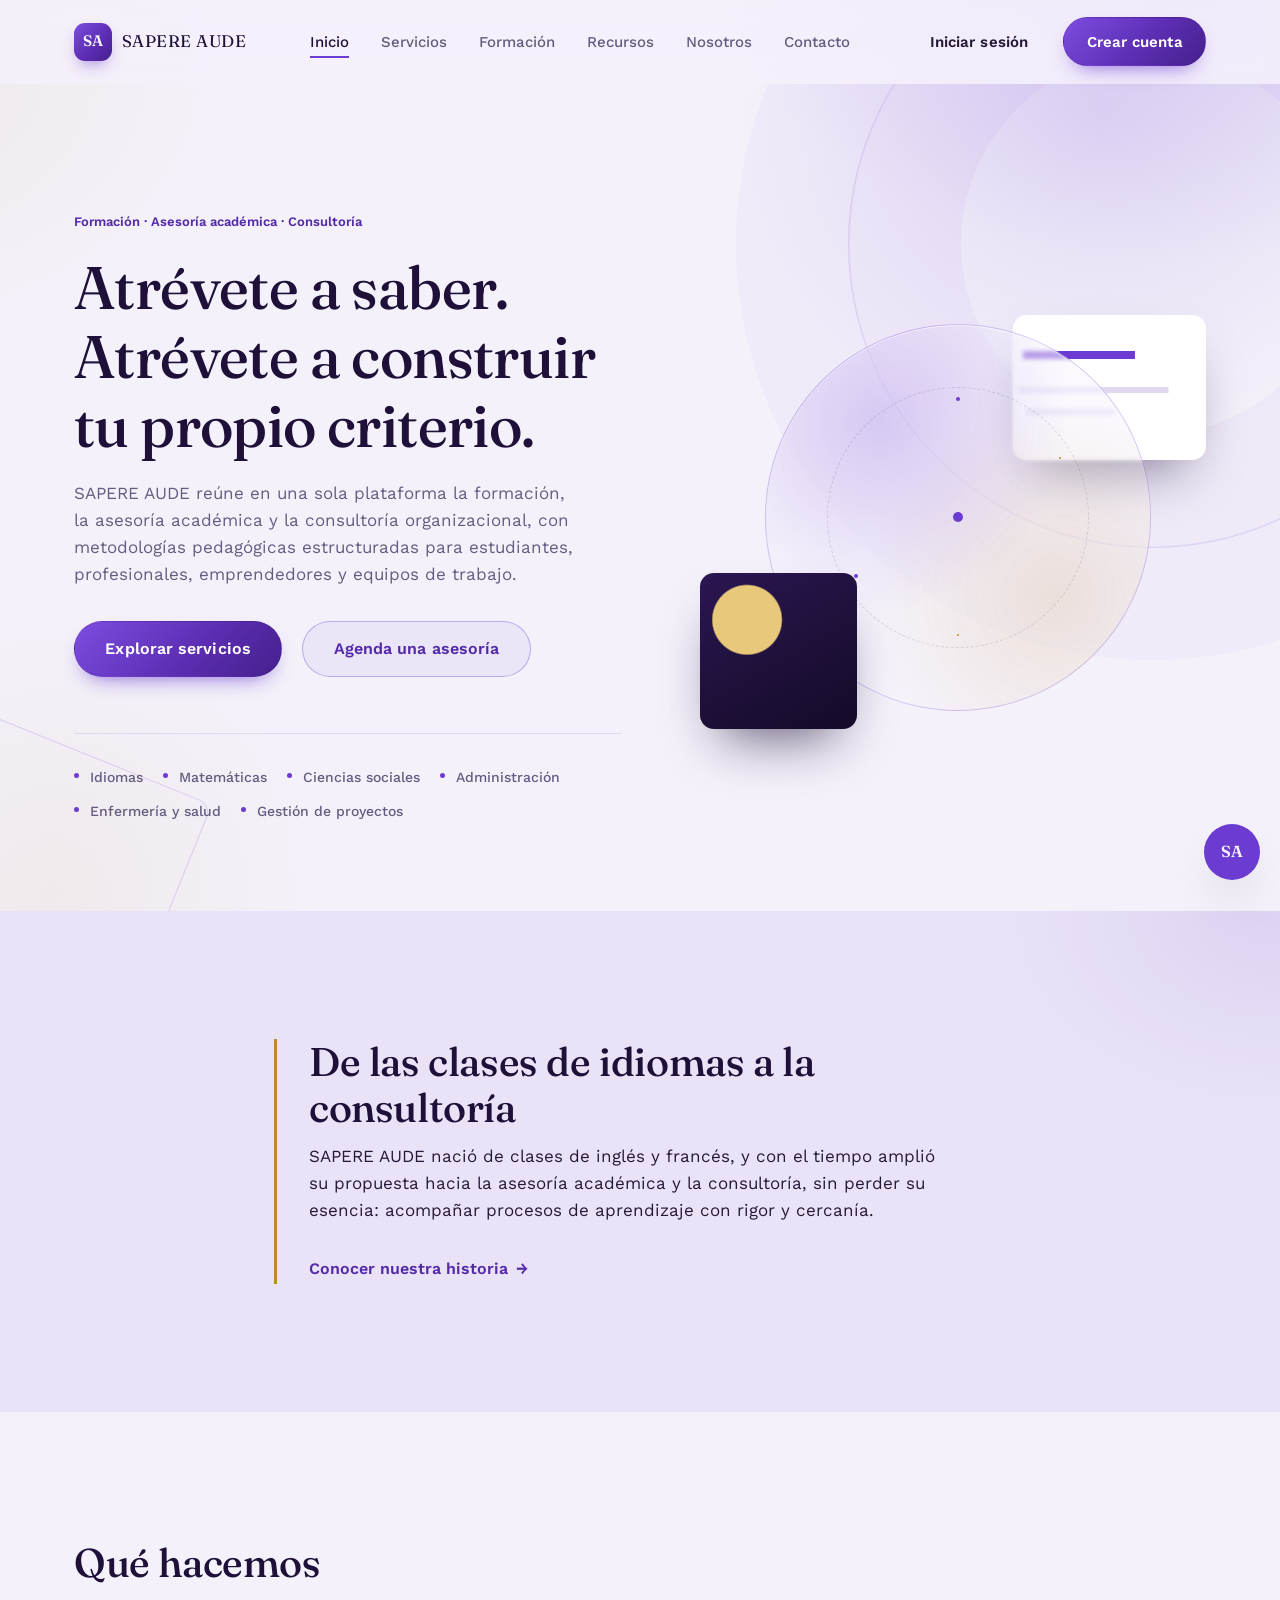
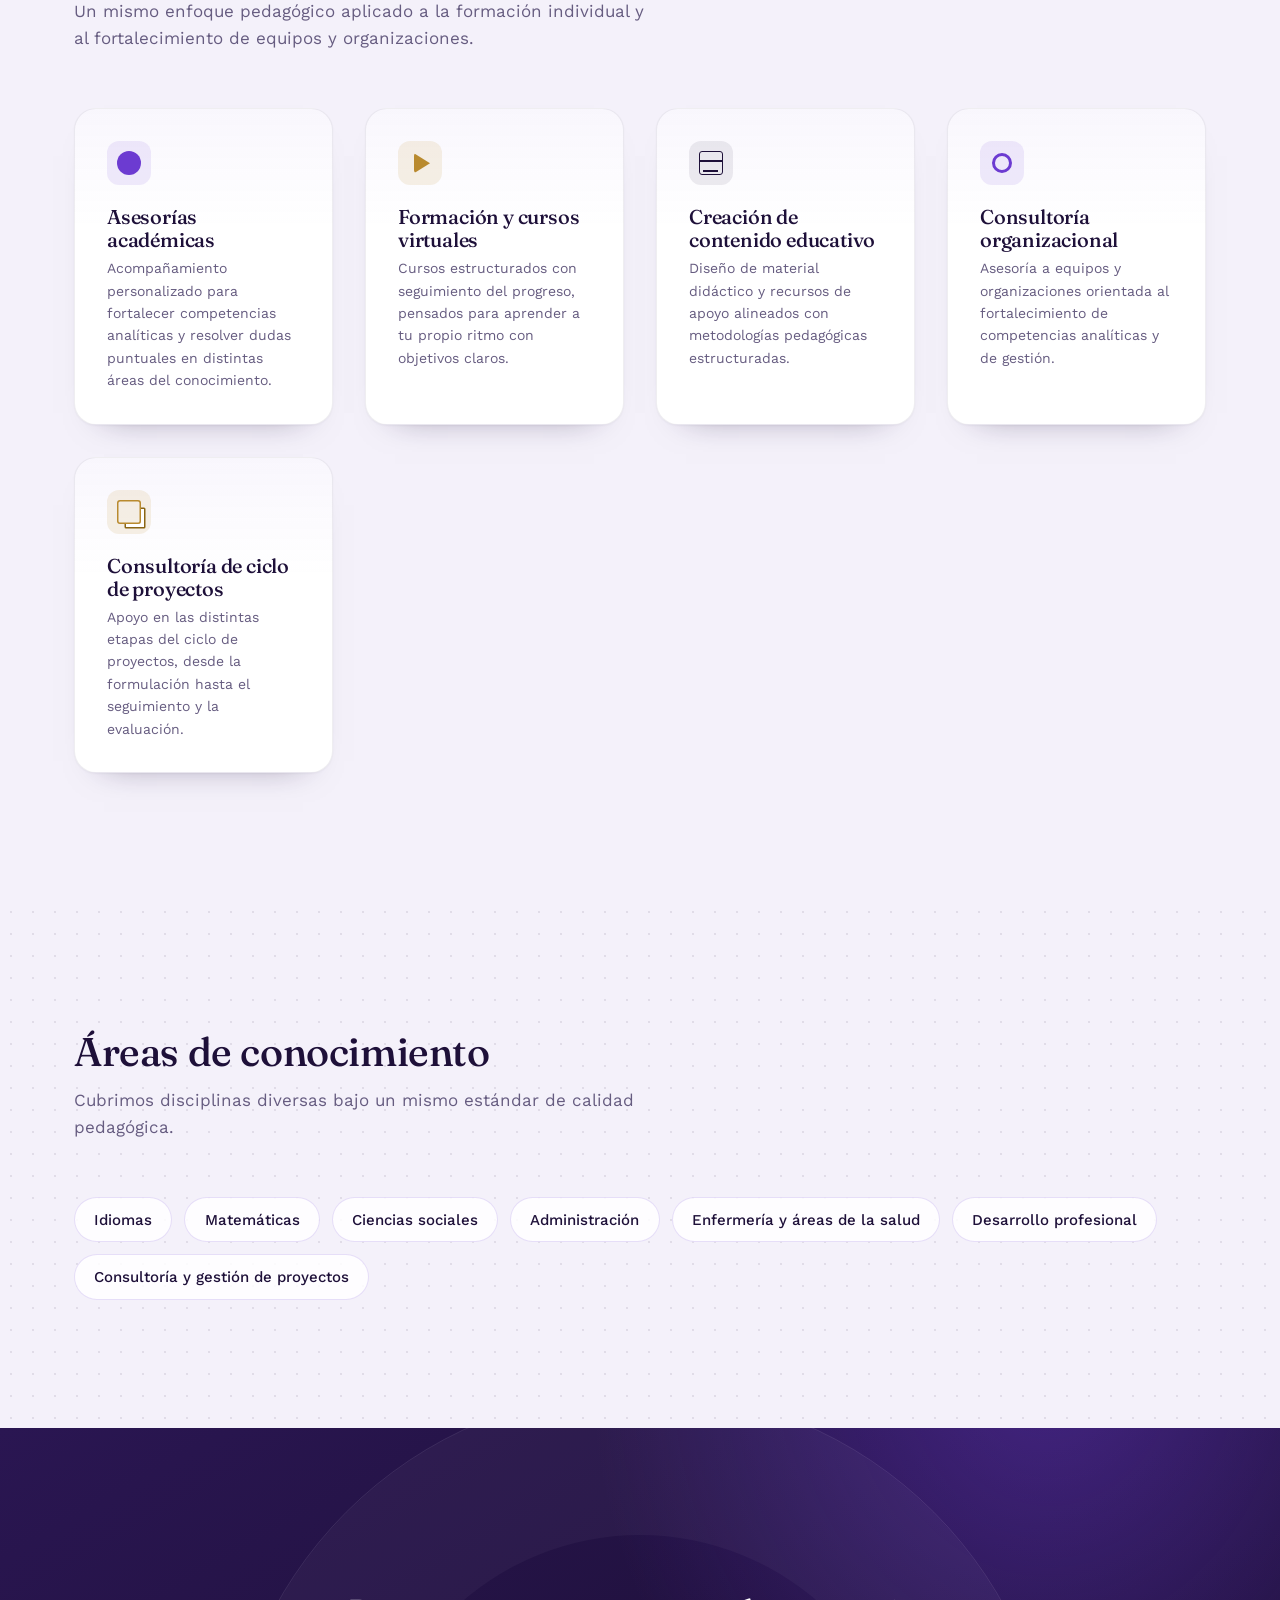
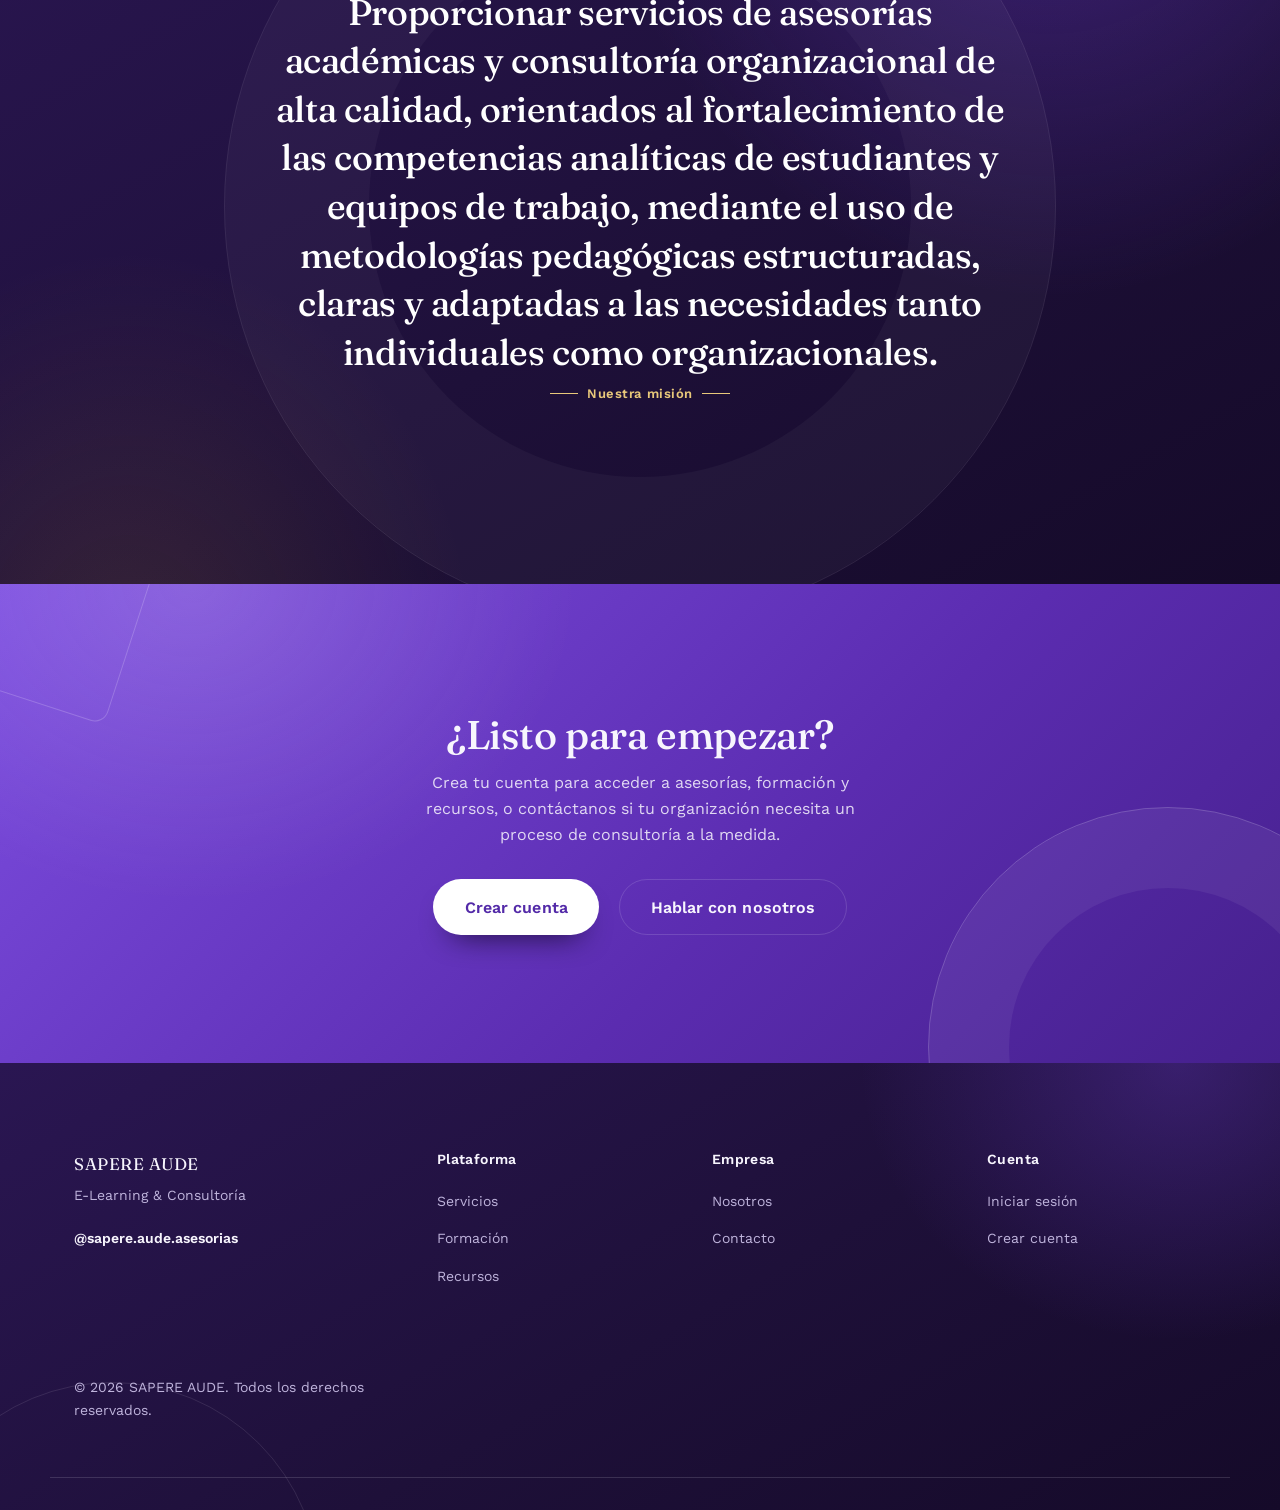
<file: index.html>
<!DOCTYPE html>
<html lang="es">
<head>
  <meta charset="UTF-8">
  <meta name="viewport" content="width=device-width, initial-scale=1.0">
  <title>SAPERE AUDE — E-Learning & Consultoría</title>
  <meta name="description" content="SAPERE AUDE integra formación, asesoría académica y consultoría organizacional en una sola plataforma, para estudiantes, profesionales, emprendedores y organizaciones.">

  <!-- Tipografías: serif editorial para titulares (identidad "Ilustración/Sapere Aude") + sans limpia para texto e interfaz -->
  <link rel="preconnect" href="https://fonts.googleapis.com">
  <link rel="preconnect" href="https://fonts.gstatic.com" crossorigin>
  <link href="https://fonts.googleapis.com/css2?family=Fraunces:opsz,wght@9..144,400;9..144,500;9..144,600&family=Work+Sans:wght@400;500;600;700&display=swap" rel="stylesheet">

  <!-- Hoja de estilos del proyecto (se construirá en el siguiente módulo) -->
  <link rel="stylesheet" href="css/styles.css">
</head>
<body>

  <!-- ======================================================
       HEADER / NAVEGACIÓN PRINCIPAL
       ====================================================== -->
  <header class="site-header" id="site-header">
    <div class="container site-header__inner">

      <a href="index.html" class="logo" aria-label="SAPERE AUDE — Ir al inicio">
        <span class="logo__mark">SA</span>
        <span class="logo__text">SAPERE AUDE</span>
      </a>

      <!-- Botón de menú móvil (se activará con JavaScript en un módulo posterior) -->
      <button class="nav-toggle" id="nav-toggle" aria-expanded="false" aria-controls="primary-nav">
        <span class="nav-toggle__bar"></span>
        <span class="nav-toggle__bar"></span>
        <span class="nav-toggle__bar"></span>
        <span class="sr-only">Abrir menú</span>
      </button>

      <nav class="primary-nav" id="primary-nav" aria-label="Navegación principal">
        <ul class="primary-nav__list">
          <li><a href="index.html" class="primary-nav__link is-active">Inicio</a></li>
          <li><a href="servicios.html" class="primary-nav__link">Servicios</a></li>
          <li><a href="formacion.html" class="primary-nav__link">Formación</a></li>
          <li><a href="recursos.html" class="primary-nav__link">Recursos</a></li>
          <li><a href="nosotros.html" class="primary-nav__link">Nosotros</a></li>
          <li><a href="contacto.html" class="primary-nav__link">Contacto</a></li>
        </ul>

        <div class="primary-nav__actions" id="nav-actions">
          <a href="login.html" class="btn btn--ghost" data-auth="guest">Iniciar sesión</a>
          <a href="registro.html" class="btn btn--primary" data-auth="guest">Crear cuenta</a>
          <span class="nav-greeting" data-auth="user" id="nav-greeting" hidden></span>
          <a href="dashboard.html" class="btn btn--ghost" data-auth="user" id="nav-dashboard-link" hidden>Mi panel</a>
          <button type="button" class="btn btn--ghost" data-auth="user" id="nav-logout" hidden>Cerrar sesión</button>
        </div>
      </nav>

    </div>
  </header>

  <main id="main-content">

    <!-- ======================================================
         HERO
         ====================================================== -->
    <section class="hero" aria-labelledby="hero-title">
      <div class="container hero__inner">

        <div class="hero__content">
          <p class="hero__kicker">Formación · Asesoría académica · Consultoría</p>
          <h1 id="hero-title" class="hero__title">
            Atrévete a saber. Atrévete a construir tu propio criterio.
          </h1>
          <p class="hero__subtitle">
            SAPERE AUDE reúne en una sola plataforma la formación, la asesoría académica
            y la consultoría organizacional, con metodologías pedagógicas estructuradas
            para estudiantes, profesionales, emprendedores y equipos de trabajo.
          </p>

          <div class="hero__actions">
            <a href="servicios.html" class="btn btn--primary btn--lg">Explorar servicios</a>
            <a href="contacto.html" class="btn btn--secondary btn--lg" data-booking-link>Agenda una asesoría</a>
          </div>

          <ul class="hero__pillars">
            <li>Idiomas</li>
            <li>Matemáticas</li>
            <li>Ciencias sociales</li>
            <li>Administración</li>
            <li>Enfermería y salud</li>
            <li>Gestión de proyectos</li>
          </ul>
        </div>

        <!-- Elemento gráfico decorativo (se construirá visualmente en el módulo de CSS) -->
        <div class="hero__visual" aria-hidden="true">
          <div class="hero__visual-shape"></div>
        </div>

      </div>
    </section>

    <!-- ======================================================
         ORIGEN DEL PROYECTO
         ====================================================== -->
    <section class="section origin" aria-labelledby="origin-title">
      <div class="container origin__inner">
        <div class="origin__text">
          <h2 id="origin-title" class="section__title">De las clases de idiomas a la consultoría</h2>
          <p class="section__lead">
            SAPERE AUDE nació de clases de inglés y francés, y con el tiempo amplió su
            propuesta hacia la asesoría académica y la consultoría, sin perder su esencia:
            acompañar procesos de aprendizaje con rigor y cercanía.
          </p>
          <a href="nosotros.html" class="link-arrow">Conocer nuestra historia</a>
        </div>
      </div>
    </section>

    <!-- ======================================================
         SERVICIOS PRINCIPALES
         ====================================================== -->
    <section class="section services" aria-labelledby="services-title">
      <div class="container">

        <div class="section__header">
          <h2 id="services-title" class="section__title">Qué hacemos</h2>
          <p class="section__lead">
            Un mismo enfoque pedagógico aplicado a la formación individual y al
            fortalecimiento de equipos y organizaciones.
          </p>
        </div>

        <div class="services__grid">

          <article class="service-card">
            <div class="service-card__icon" data-icon="asesorias" aria-hidden="true"></div>
            <h3 class="service-card__title">Asesorías académicas</h3>
            <p class="service-card__text">
              Acompañamiento personalizado para fortalecer competencias analíticas
              y resolver dudas puntuales en distintas áreas del conocimiento.
            </p>
          </article>

          <article class="service-card">
            <div class="service-card__icon" data-icon="formacion" aria-hidden="true"></div>
            <h3 class="service-card__title">Formación y cursos virtuales</h3>
            <p class="service-card__text">
              Cursos estructurados con seguimiento del progreso, pensados para
              aprender a tu propio ritmo con objetivos claros.
            </p>
          </article>

          <article class="service-card">
            <div class="service-card__icon" data-icon="contenido" aria-hidden="true"></div>
            <h3 class="service-card__title">Creación de contenido educativo</h3>
            <p class="service-card__text">
              Diseño de material didáctico y recursos de apoyo alineados con
              metodologías pedagógicas estructuradas.
            </p>
          </article>

          <article class="service-card">
            <div class="service-card__icon" data-icon="consultoria" aria-hidden="true"></div>
            <h3 class="service-card__title">Consultoría organizacional</h3>
            <p class="service-card__text">
              Asesoría a equipos y organizaciones orientada al fortalecimiento de
              competencias analíticas y de gestión.
            </p>
          </article>

          <article class="service-card">
            <div class="service-card__icon" data-icon="proyectos" aria-hidden="true"></div>
            <h3 class="service-card__title">Consultoría de ciclo de proyectos</h3>
            <p class="service-card__text">
              Apoyo en las distintas etapas del ciclo de proyectos, desde la
              formulación hasta el seguimiento y la evaluación.
            </p>
          </article>

        </div>
      </div>
    </section>

    <!-- ======================================================
         ÁREAS DE CONOCIMIENTO
         ====================================================== -->
    <section class="section knowledge-areas" aria-labelledby="areas-title">
      <div class="container">

        <div class="section__header">
          <h2 id="areas-title" class="section__title">Áreas de conocimiento</h2>
          <p class="section__lead">
            Cubrimos disciplinas diversas bajo un mismo estándar de calidad pedagógica.
          </p>
        </div>

        <ul class="knowledge-areas__list">
          <li class="knowledge-areas__item">Idiomas</li>
          <li class="knowledge-areas__item">Matemáticas</li>
          <li class="knowledge-areas__item">Ciencias sociales</li>
          <li class="knowledge-areas__item">Administración</li>
          <li class="knowledge-areas__item">Enfermería y áreas de la salud</li>
          <li class="knowledge-areas__item">Desarrollo profesional</li>
          <li class="knowledge-areas__item">Consultoría y gestión de proyectos</li>
        </ul>

      </div>
    </section>

    <!-- ======================================================
         MISIÓN
         ====================================================== -->
    <section class="section mission" aria-labelledby="mission-title">
      <div class="container mission__inner">
        <h2 id="mission-title" class="mission__title">
          Proporcionar servicios de asesorías académicas y consultoría organizacional
          de alta calidad, orientados al fortalecimiento de las competencias
          analíticas de estudiantes y equipos de trabajo, mediante el uso de
          metodologías pedagógicas estructuradas, claras y adaptadas a las
          necesidades tanto individuales como organizacionales.
        </h2>
        <p class="mission__caption">Nuestra misión</p>
      </div>
    </section>

    <!-- ======================================================
         LLAMADO A LA ACCIÓN FINAL
         ====================================================== -->
    <section class="section cta-final" aria-labelledby="cta-final-title">
      <div class="container cta-final__inner">
        <h2 id="cta-final-title" class="cta-final__title">¿Listo para empezar?</h2>
        <p class="cta-final__text">
          Crea tu cuenta para acceder a asesorías, formación y recursos, o contáctanos
          si tu organización necesita un proceso de consultoría a la medida.
        </p>
        <div class="cta-final__actions">
          <a href="registro.html" class="btn btn--primary btn--lg">Crear cuenta</a>
          <a href="contacto.html" class="btn btn--ghost btn--lg">Hablar con nosotros</a>
        </div>
      </div>
    </section>

  </main>

  <!-- ======================================================
       FOOTER
       ====================================================== -->
  <footer class="site-footer">
    <div class="container site-footer__inner">

      <div class="site-footer__brand">
        <span class="logo__text">SAPERE AUDE</span>
        <p class="site-footer__tagline">E-Learning & Consultoría</p>
        <a href="https://www.instagram.com/sapere.aude.asesorias" class="site-footer__social" target="_blank" rel="noopener">@sapere.aude.asesorias</a>
      </div>

      <nav class="site-footer__col" aria-label="Plataforma">
        <h3 class="site-footer__heading">Plataforma</h3>
        <ul>
          <li><a href="servicios.html">Servicios</a></li>
          <li><a href="formacion.html">Formación</a></li>
          <li><a href="recursos.html">Recursos</a></li>
        </ul>
      </nav>

      <nav class="site-footer__col" aria-label="Empresa">
        <h3 class="site-footer__heading">Empresa</h3>
        <ul>
          <li><a href="nosotros.html">Nosotros</a></li>
          <li><a href="contacto.html">Contacto</a></li>
        </ul>
      </nav>

      <nav class="site-footer__col" aria-label="Cuenta">
        <h3 class="site-footer__heading">Cuenta</h3>
        <ul>
          <li><a href="login.html">Iniciar sesión</a></li>
          <li><a href="registro.html">Crear cuenta</a></li>
        </ul>
      </nav>

      <div class="site-footer__bottom">
        <p>&copy; <span id="current-year">2026</span> SAPERE AUDE. Todos los derechos reservados.</p>
      </div>

    </div>
  </footer>

  <!-- Script del proyecto (se construirá en el módulo de JavaScript) -->
  <script src="js/main.js" defer></script>
</body>
</html>
</file>
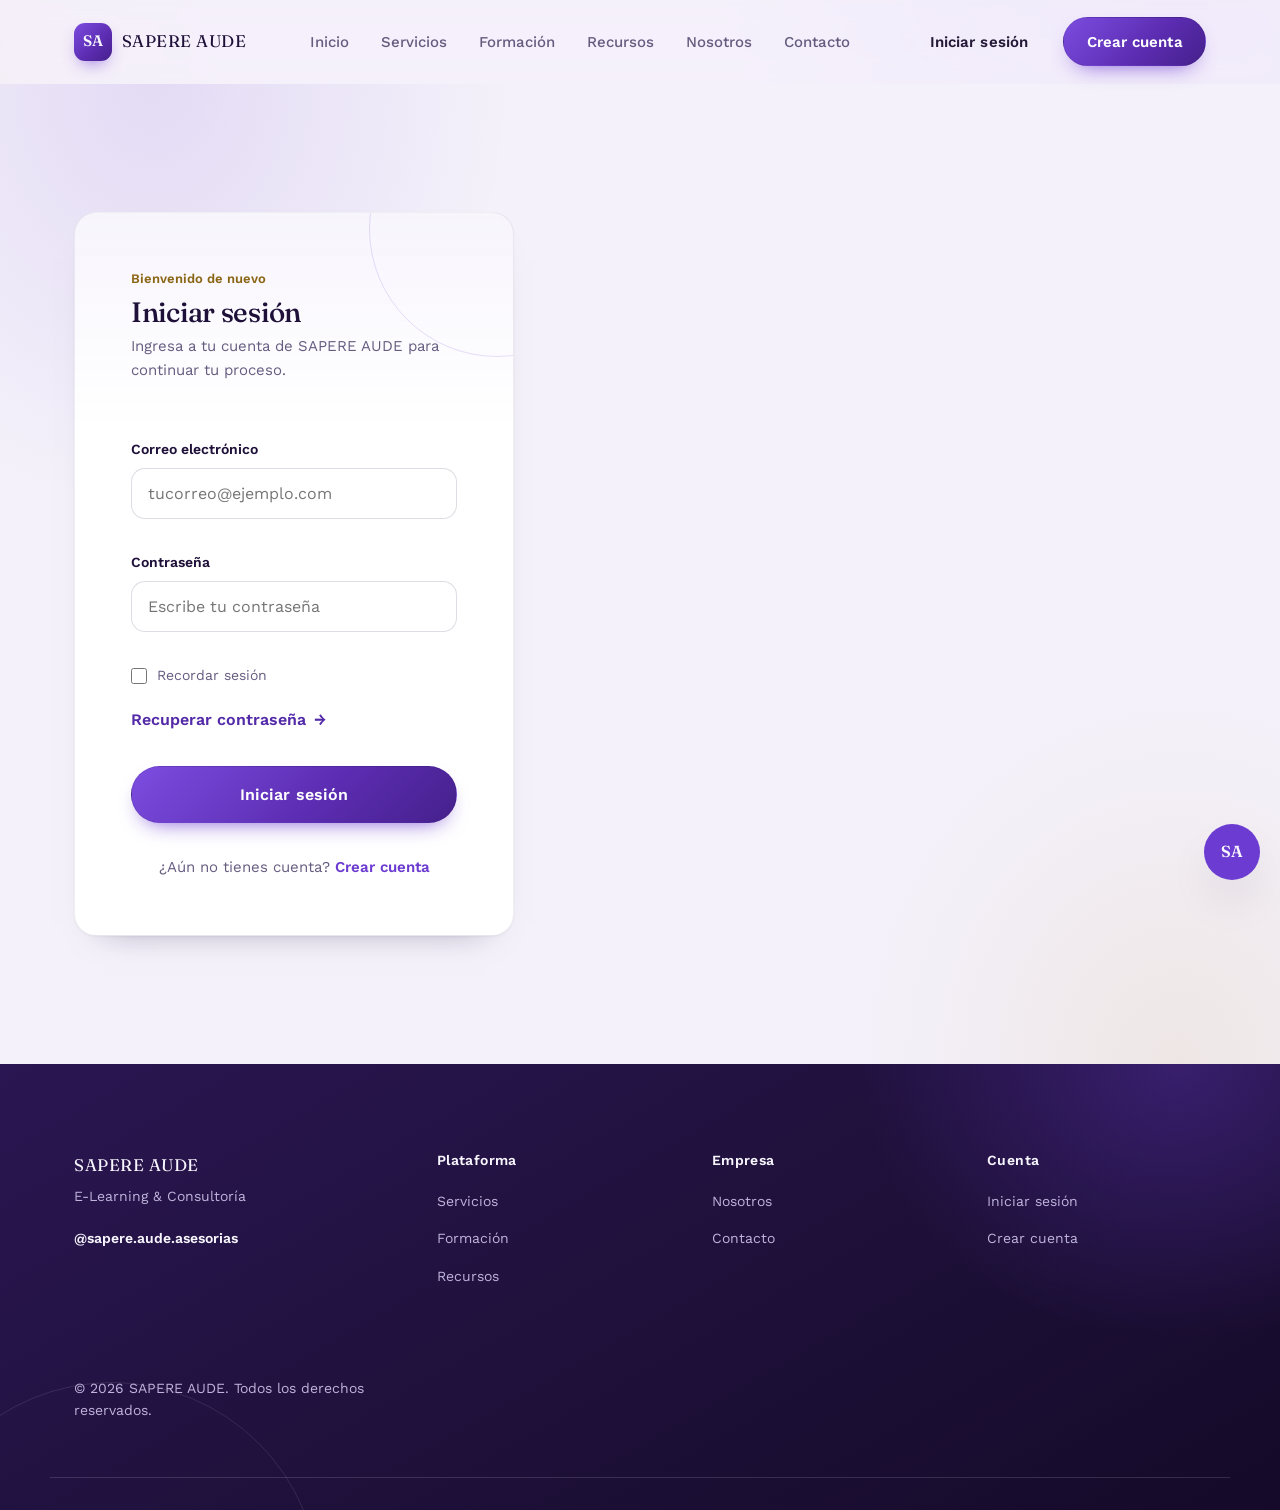
<file: admin.html>
<!DOCTYPE html>
<html lang="es">
<head>
  <meta charset="UTF-8">
  <meta name="viewport" content="width=device-width, initial-scale=1.0">
  <title>Panel de Administración — SAPERE AUDE</title>
  <meta name="description" content="Panel de administración de SAPERE AUDE: usuarios, servicios, reservas, formación, consultas y pagos simulados.">
  <meta name="robots" content="noindex">

  <!--
    Guardia de acceso del Panel de Administración.

    Se ejecuta ANTES de pintar el resto de la página (por eso no lleva
    "defer"), igual que en dashboard.html, reservas.html, chat.html,
    perfil.html, seguimiento.html y pagos.html. La diferencia con esas
    páginas es que aquí, además de exigir una sesión válida, se exige que
    esa sesión tenga rol "administrador": un usuario normal que escriba
    esta URL a mano, o que manipule el navegador para llegar hasta aquí sin
    haber iniciado sesión como administrador, es enviado de vuelta a su
    propio dashboard.html, nunca a este panel.

    LÍMITE DE SEGURIDAD (léase junto con isAdmin() en js/main.js, sección
    7): este prototipo no tiene backend, así que esta comprobación ocurre
    enteramente en el navegador de la persona, a partir de un valor
    guardado en localStorage. Esto impide el acceso por la navegación
    normal del sitio, pero NO es una protección de nivel producción: quien
    tenga acceso a las herramientas de desarrollador de su propio navegador
    podría, en teoría, editar ese valor a mano y ver esta página pintarse
    un instante antes de que initAdminPage() (sección 18 de main.js) vuelva
    a comprobar el rol y redirija. Una aplicación real necesitaría verificar
    el rol en un servidor antes de entregar cualquier dato administrativo,
    no solo antes de mostrar la página.
  -->
  <script>
    (function () {
      try {
        var raw = window.localStorage.getItem('sapereaude_sesion');
        var session = raw ? JSON.parse(raw) : null;
        if (!session || !session.loggedIn || !session.userId) {
          window.location.replace('login.html');
        } else if (session.rol !== 'administrador') {
          window.location.replace('dashboard.html');
        }
      } catch (error) {
        window.location.replace('login.html');
      }
    })();
  </script>

  <link rel="preconnect" href="https://fonts.googleapis.com">
  <link rel="preconnect" href="https://fonts.gstatic.com" crossorigin>
  <link href="https://fonts.googleapis.com/css2?family=Fraunces:opsz,wght@9..144,400;9..144,500;9..144,600&family=Work+Sans:wght@400;500;600;700&display=swap" rel="stylesheet">

  <!-- Hoja de estilos del proyecto (compartida por todas las páginas) -->
  <link rel="stylesheet" href="css/styles.css">
</head>
<body>

  <div class="dashboard" id="dashboard">

    <!-- Fondo oscuro tras el sidebar cuando está abierto en móvil -->
    <div class="dashboard__overlay" id="dashboard-overlay"></div>

    <!-- ======================================================
         SIDEBAR — navegación PROPIA del administrador (no la del usuario):
         Panel → Usuarios → Servicios → Reservas → Formación → Consultas →
         Pagos simulados → Cerrar sesión. No son enlaces a otras páginas:
         todo el panel vive en admin.html y cambia de vista con JS
         (initAdminPage(), sección 18 de js/main.js).
         ====================================================== -->
    <aside class="dashboard__sidebar" id="dashboard-sidebar">

      <div class="dashboard__sidebar-header">
        <a href="index.html" class="logo" aria-label="SAPERE AUDE — Ir al sitio principal">
          <span class="logo__mark">SA</span>
          <span class="logo__text">SAPERE AUDE</span>
        </a>
        <button type="button" class="dashboard-sidebar-close" id="dashboard-sidebar-close" aria-label="Cerrar menú">&times;</button>
      </div>

      <nav class="dashboard-nav" aria-label="Navegación del Panel de Administración">
        <ul class="dashboard-nav__list">
          <li><button type="button" class="dashboard-nav__link" data-admin-view="resumen">Panel</button></li>
          <li><button type="button" class="dashboard-nav__link" data-admin-view="usuarios">Usuarios</button></li>
          <li><button type="button" class="dashboard-nav__link" data-admin-view="servicios">Servicios</button></li>
          <li><button type="button" class="dashboard-nav__link" data-admin-view="reservas">Reservas</button></li>
          <li><button type="button" class="dashboard-nav__link" data-admin-view="formacion">Formación</button></li>
          <li><button type="button" class="dashboard-nav__link" data-admin-view="consultas">Consultas</button></li>
          <li><button type="button" class="dashboard-nav__link" data-admin-view="pagos">Pagos simulados</button></li>
        </ul>
      </nav>

      <div class="dashboard-sidebar__footer">
        <button type="button" class="dashboard-nav__logout" id="dashboard-logout">Cerrar sesión</button>
      </div>

    </aside>

    <!-- ======================================================
         COLUMNA PRINCIPAL (topbar + contenido)
         ====================================================== -->
    <div class="dashboard__body">

      <!-- TOPBAR: reutiliza los mismos ids que dashboard.html (rellenados
           por initDashboardPage(), sección 8), más el badge de rol propio
           de este panel (initAdminPage() lo completa, sección 18). -->
      <header class="dashboard__topbar">
        <button type="button" class="dashboard-sidebar-toggle" id="dashboard-sidebar-toggle" aria-expanded="false" aria-controls="dashboard-sidebar">
          <span></span><span></span><span></span>
          <span class="sr-only">Abrir menú del panel</span>
        </button>

        <p class="dashboard__topbar-title">Panel de Administración</p>

        <div class="dashboard__topbar-actions">
          <span class="admin-role-badge" id="admin-role-badge">Administrador · SAPERE AUDE</span>

          <div class="dashboard-user">
            <span class="dashboard-user__avatar" id="dashboard-avatar" aria-hidden="true">--</span>
            <span class="dashboard-user__info">
              <span class="dashboard-user__name" id="dashboard-user-name">Cargando…</span>
              <span class="dashboard-user__type" id="dashboard-user-type">—</span>
            </span>
          </div>
        </div>
      </header>

      <!-- CONTENIDO PRINCIPAL -->
      <main class="dashboard__main" id="main-content">

        <!-- Todo el Panel de Administración vive dentro de #admin-page: es
             el elemento que initAdminPage() usa como guardia para saber que
             está en esta página (ver js/main.js, sección 18). -->
        <section id="admin-page">

          <section class="dashboard-welcome">
            <h1 class="dashboard-welcome__title">Panel de Administración</h1>
            <p class="dashboard-welcome__text">
              Vista de solo lectura (salvo el estado de las solicitudes de servicio) sobre
              los datos reales de este prototipo: usuarios, servicios solicitados, reservas,
              formación, consultas del Chat y pagos simulados. Ningún número que se muestra
              aquí está inventado — si no hay datos, el panel simplemente lo indica.
            </p>
          </section>

          <!-- ======================================================
               VISTA: RESUMEN
               ====================================================== -->
          <section class="admin-view" id="admin-view-resumen">
            <div class="dashboard-section__header">
              <h2 class="section__title">Resumen general</h2>
              <button type="button" class="btn btn--ghost" id="admin-eliminar-demo">Eliminar datos de prueba (DEMO)</button>
            </div>

            <section class="dashboard-grid" id="admin-resumen-grid" aria-label="Resumen de la plataforma">
              <!-- Rellenado por renderResumen() dentro de initAdminPage() -->
            </section>

            <div class="dashboard-card">
              <h2 class="dashboard-card__title">Sobre este panel</h2>
              <p class="dashboard-card__hint">
                Este es un prototipo académico sin backend ni base de datos: todo lo que ves
                aquí vive únicamente en el localStorage de este navegador. Los registros
                marcados con la etiqueta <span class="admin-demo-tag">DEMO</span> fueron
                creados automáticamente para poder presentar el panel y pueden eliminarse
                con el botón de arriba; el resto son datos reales generados por el uso del
                prototipo (registro, reservas, inscripciones, chat, pagos simulados) en este
                mismo navegador.
              </p>
            </div>
          </section>

          <!-- ======================================================
               VISTA: USUARIOS
               ====================================================== -->
          <section class="admin-view" id="admin-view-usuarios" hidden>
            <div class="dashboard-section__header">
              <h2 class="section__title">Usuarios registrados</h2>
            </div>
            <p class="admin-view__intro">
              Nombre, correo, fecha de registro, rol y estado de cada cuenta creada en este
              navegador. Las contraseñas nunca se muestran: solo se guarda su hash con salt
              (ver sección 1.1 de js/main.js), nunca en texto plano.
            </p>
            <div id="admin-usuarios-tabla"></div>
          </section>

          <!-- ======================================================
               VISTA: SERVICIOS (solicitudes del formulario de contacto)
               ====================================================== -->
          <section class="admin-view" id="admin-view-servicios" hidden>
            <div class="dashboard-section__header">
              <h2 class="section__title">Solicitudes de servicios</h2>
            </div>
            <p class="admin-view__intro">
              Cada envío del formulario de Contacto se registra aquí como una solicitud de
              servicio. El estado puede actualizarse desde este panel (Pendiente, Confirmado,
              Atendido o Cancelado); el cambio se guarda de inmediato en este navegador.
            </p>
            <div id="admin-servicios-tabla"></div>
          </section>

          <!-- ======================================================
               VISTA: RESERVAS
               ====================================================== -->
          <section class="admin-view" id="admin-view-reservas" hidden>
            <div class="dashboard-section__header">
              <h2 class="section__title">Reservas</h2>
            </div>
            <p class="admin-view__intro">
              Todas las asesorías agendadas por todos los usuarios de este navegador, con el
              mismo estado que ya ven en "Mis reservas" (Confirmada / Cancelada).
            </p>
            <div id="admin-reservas-tabla"></div>
          </section>

          <!-- ======================================================
               VISTA: FORMACIÓN / INSCRIPCIONES
               ====================================================== -->
          <section class="admin-view" id="admin-view-formacion" hidden>
            <div class="dashboard-section__header">
              <h2 class="section__title">Formación / Inscripciones</h2>
            </div>
            <p class="admin-view__intro">
              Inscripciones reales a cursos, con su fecha y su estado (En progreso /
              Completado), igual que en "Mis cursos".
            </p>
            <div id="admin-formacion-tabla"></div>
          </section>

          <!-- ======================================================
               VISTA: CONSULTAS (chat demostrativo)
               ====================================================== -->
          <section class="admin-view" id="admin-view-consultas" hidden>
            <div class="dashboard-section__header">
              <h2 class="section__title">Consultas</h2>
            </div>
            <p class="admin-view__intro">
              Resumen de las conversaciones reales del Chat de demostración (Mensajes):
              usuario, asesor de demostración, cantidad de mensajes y fecha del último. El
              Chat es un prototipo de mensajería sin conexión en tiempo real y sin asesores
              reales conectados; aquí solo se muestra lo que ya quedó guardado, nunca una
              conversación inventada.
            </p>
            <div id="admin-consultas-tabla"></div>
          </section>

          <!-- ======================================================
               VISTA: PAGOS SIMULADOS
               ====================================================== -->
          <section class="admin-view" id="admin-view-pagos" hidden>
            <div class="dashboard-section__header">
              <h2 class="section__title">Pagos simulados</h2>
            </div>
            <p class="admin-view__intro">
              Únicamente simulaciones académicas expresadas en Unidades Demostrativas (UD):
              esta plataforma no procesa cobros reales ni guarda datos de tarjetas.
            </p>
            <div id="admin-pagos-tabla"></div>
          </section>

        </section>

        <footer class="dashboard-footer">
          <p>&copy; <span id="current-year">2026</span> SAPERE AUDE. Todos los derechos reservados.</p>
        </footer>

      </main>
    </div>
  </div>

  <!-- Script del proyecto (compartido por todas las páginas) -->
  <script src="js/main.js" defer></script>
</body>
</html>
</file>
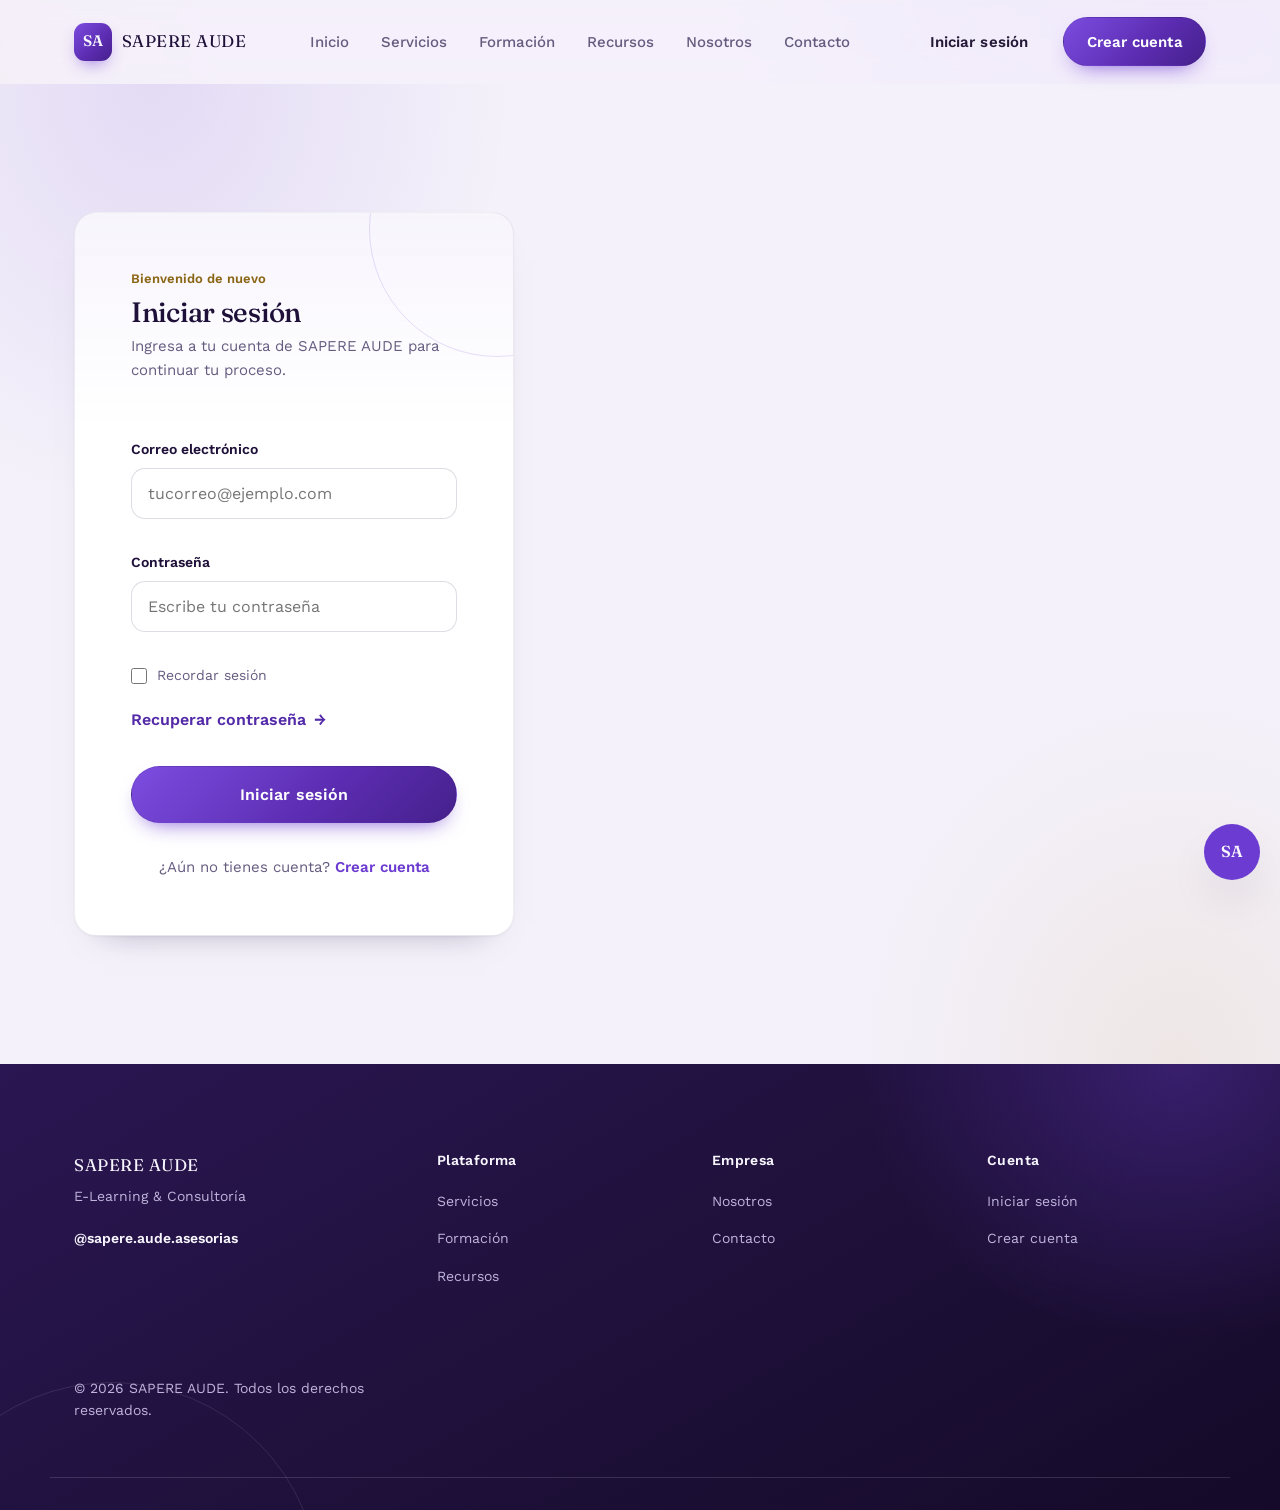
<file: chat.html>
<!DOCTYPE html>
<html lang="es">
<head>
  <meta charset="UTF-8">
  <meta name="viewport" content="width=device-width, initial-scale=1.0">
  <title>Mensajes — SAPERE AUDE</title>
  <meta name="description" content="Chat de demostración con asesores de SAPERE AUDE: consulta tus conversaciones y envía mensajes desde tu panel privado.">
  <meta name="robots" content="noindex">

  <!--
    Guardia de acceso (idéntico al de dashboard.html y reservas.html, ver
    comentario allá): si no hay una sesión válida en 'sapereaude_sesion',
    se redirige de inmediato a login.html antes de pintar contenido
    privado. La lógica completa del Chat vive en main.js — ver
    initChatPage().
  -->
  <script>
    (function () {
      try {
        var raw = window.localStorage.getItem('sapereaude_sesion');
        var session = raw ? JSON.parse(raw) : null;
        if (!session || !session.loggedIn || !session.userId) {
          window.location.replace('login.html');
        } else if (session.rol === 'administrador') {
          // El Panel de Administración es una interfaz aparte (ver admin.html):
          // una cuenta con rol "administrador" no usa este panel de usuario.
          window.location.replace('admin.html');
        }
      } catch (error) {
        window.location.replace('login.html');
      }
    })();
  </script>

  <link rel="preconnect" href="https://fonts.googleapis.com">
  <link rel="preconnect" href="https://fonts.gstatic.com" crossorigin>
  <link href="https://fonts.googleapis.com/css2?family=Fraunces:opsz,wght@9..144,400;9..144,500;9..144,600&family=Work+Sans:wght@400;500;600;700&display=swap" rel="stylesheet">

  <!-- Hoja de estilos del proyecto (compartida por todas las páginas) -->
  <link rel="stylesheet" href="css/styles.css">
</head>
<body>

  <div class="dashboard" id="dashboard">

    <!-- Fondo oscuro tras el sidebar cuando está abierto en móvil -->
    <div class="dashboard__overlay" id="dashboard-overlay"></div>

    <!-- ======================================================
         SIDEBAR (misma estructura que dashboard.html y reservas.html)
         ====================================================== -->
    <aside class="dashboard__sidebar" id="dashboard-sidebar">

      <div class="dashboard__sidebar-header">
        <a href="index.html" class="logo" aria-label="SAPERE AUDE — Ir al sitio principal">
          <span class="logo__mark">SA</span>
          <span class="logo__text">SAPERE AUDE</span>
        </a>
        <button type="button" class="dashboard-sidebar-close" id="dashboard-sidebar-close" aria-label="Cerrar menú">&times;</button>
      </div>

      <nav class="dashboard-nav" aria-label="Navegación del panel">
        <ul class="dashboard-nav__list">
          <li><a href="dashboard.html" class="dashboard-nav__link">Inicio</a></li>
          <li><a href="reservas.html" class="dashboard-nav__link">Mis reservas</a></li>
          <li><a href="formacion.html" class="dashboard-nav__link">Formación</a></li>
          <li><a href="formacion.html#mis-cursos" class="dashboard-nav__link">Mis cursos</a></li>
          <li><a href="recursos.html" class="dashboard-nav__link">Recursos</a></li>
          <li><a href="chat.html" class="dashboard-nav__link is-active" aria-current="page">Mensajes</a></li>
          <li><a href="seguimiento.html" class="dashboard-nav__link">Seguimiento</a></li>
          <li><a href="pagos.html" class="dashboard-nav__link">Pagos</a></li>
          <li><a href="perfil.html" class="dashboard-nav__link">Mi perfil</a></li>
        </ul>
      </nav>

      <div class="dashboard-sidebar__footer">
        <button type="button" class="dashboard-nav__logout" id="dashboard-logout">Cerrar sesión</button>
      </div>

    </aside>

    <!-- ======================================================
         COLUMNA PRINCIPAL (topbar + contenido)
         ====================================================== -->
    <div class="dashboard__body">

      <!-- TOPBAR (misma estructura que dashboard.html, rellenada por initDashboardPage()) -->
      <header class="dashboard__topbar">
        <button type="button" class="dashboard-sidebar-toggle" id="dashboard-sidebar-toggle" aria-expanded="false" aria-controls="dashboard-sidebar">
          <span></span><span></span><span></span>
          <span class="sr-only">Abrir menú del panel</span>
        </button>

        <p class="dashboard__topbar-title">Mensajes</p>

        <div class="dashboard__topbar-actions">
          <button type="button" class="dashboard-notif" aria-label="Notificaciones">
            <span class="dashboard-notif__dot" aria-hidden="true"></span>
          </button>

          <div class="dashboard-user">
            <span class="dashboard-user__avatar" id="dashboard-avatar" aria-hidden="true">--</span>
            <span class="dashboard-user__info">
              <span class="dashboard-user__name" id="dashboard-user-name">Cargando…</span>
              <span class="dashboard-user__type" id="dashboard-user-type">—</span>
            </span>
          </div>
        </div>
      </header>

      <!-- CONTENIDO PRINCIPAL -->
      <main class="dashboard__main" id="main-content">

        <!-- Todo el bloque de Chat vive dentro de #chat-page: es el elemento
             que initChatPage() usa como guardia para saber que está en esta
             página (ver js/main.js, sección 12). -->
        <section id="chat-page">

          <section class="dashboard-welcome">
            <h1 class="dashboard-welcome__title">Mensajes</h1>
            <p class="dashboard-welcome__text">
              Conversa con nuestros asesores de demostración. Este es un prototipo de
              mensajería sin conexión en tiempo real: las respuestas son automáticas y
              están claramente marcadas como demostrativas.
            </p>
          </section>

          <div class="chat-layout" id="chat-layout">

            <!-- ======================================================
                 LISTA DE ASESORES / CONVERSACIONES
                 ====================================================== -->
            <aside class="chat-list" id="chat-list" aria-label="Conversaciones">
              <div class="chat-list__header">
                <h2 class="chat-list__title">Conversaciones</h2>
                <button type="button" class="chat-list__new-btn" id="chat-new-message">Nuevo mensaje</button>
              </div>
              <p class="chat-list__hint">Asesores de demostración de SAPERE AUDE, no personas reales conectadas.</p>

              <ul class="chat-advisors" id="chat-advisors-list">
                <!-- Rellenado por renderAdvisorsList() en js/main.js -->
              </ul>
            </aside>

            <!-- ======================================================
                 CONVERSACIÓN ACTIVA
                 ====================================================== -->
            <section class="chat-conversation" id="chat-conversation" aria-label="Conversación">

              <header class="chat-conversation__header">
                <button type="button" class="chat-back" id="chat-back-btn" aria-label="Volver a conversaciones">&larr;</button>
                <span class="chat-avatar" id="chat-current-avatar" aria-hidden="true">--</span>
                <div class="chat-conversation__info">
                  <span class="chat-conversation__name" id="chat-current-name">Selecciona un asesor</span>
                  <span class="chat-conversation__specialty" id="chat-current-specialty">—</span>
                </div>
                <span class="chat-status" id="chat-current-status">
                  <span class="chat-status__dot" aria-hidden="true"></span>Disponible
                </span>
              </header>

              <div class="chat-messages" id="chat-messages" aria-live="polite">
                <p class="chat-empty-state" id="chat-empty-state">Selecciona un asesor para comenzar a chatear.</p>
              </div>

              <form class="chat-input-row" id="chat-form">
                <label for="chat-input" class="sr-only">Escribe tu mensaje</label>
                <textarea id="chat-input" class="chat-input" rows="1" placeholder="Escribe tu mensaje..." disabled maxlength="1000"></textarea>
                <button type="submit" class="btn btn--primary chat-send" id="chat-send-btn" disabled>Enviar</button>
              </form>

            </section>

          </div>

        </section>

        <footer class="dashboard-footer">
          <p>&copy; <span id="current-year">2026</span> SAPERE AUDE. Todos los derechos reservados.</p>
        </footer>

      </main>
    </div>
  </div>

  <!-- Script del proyecto (compartido por todas las páginas) -->
  <script src="js/main.js" defer></script>
</body>
</html>
</file>
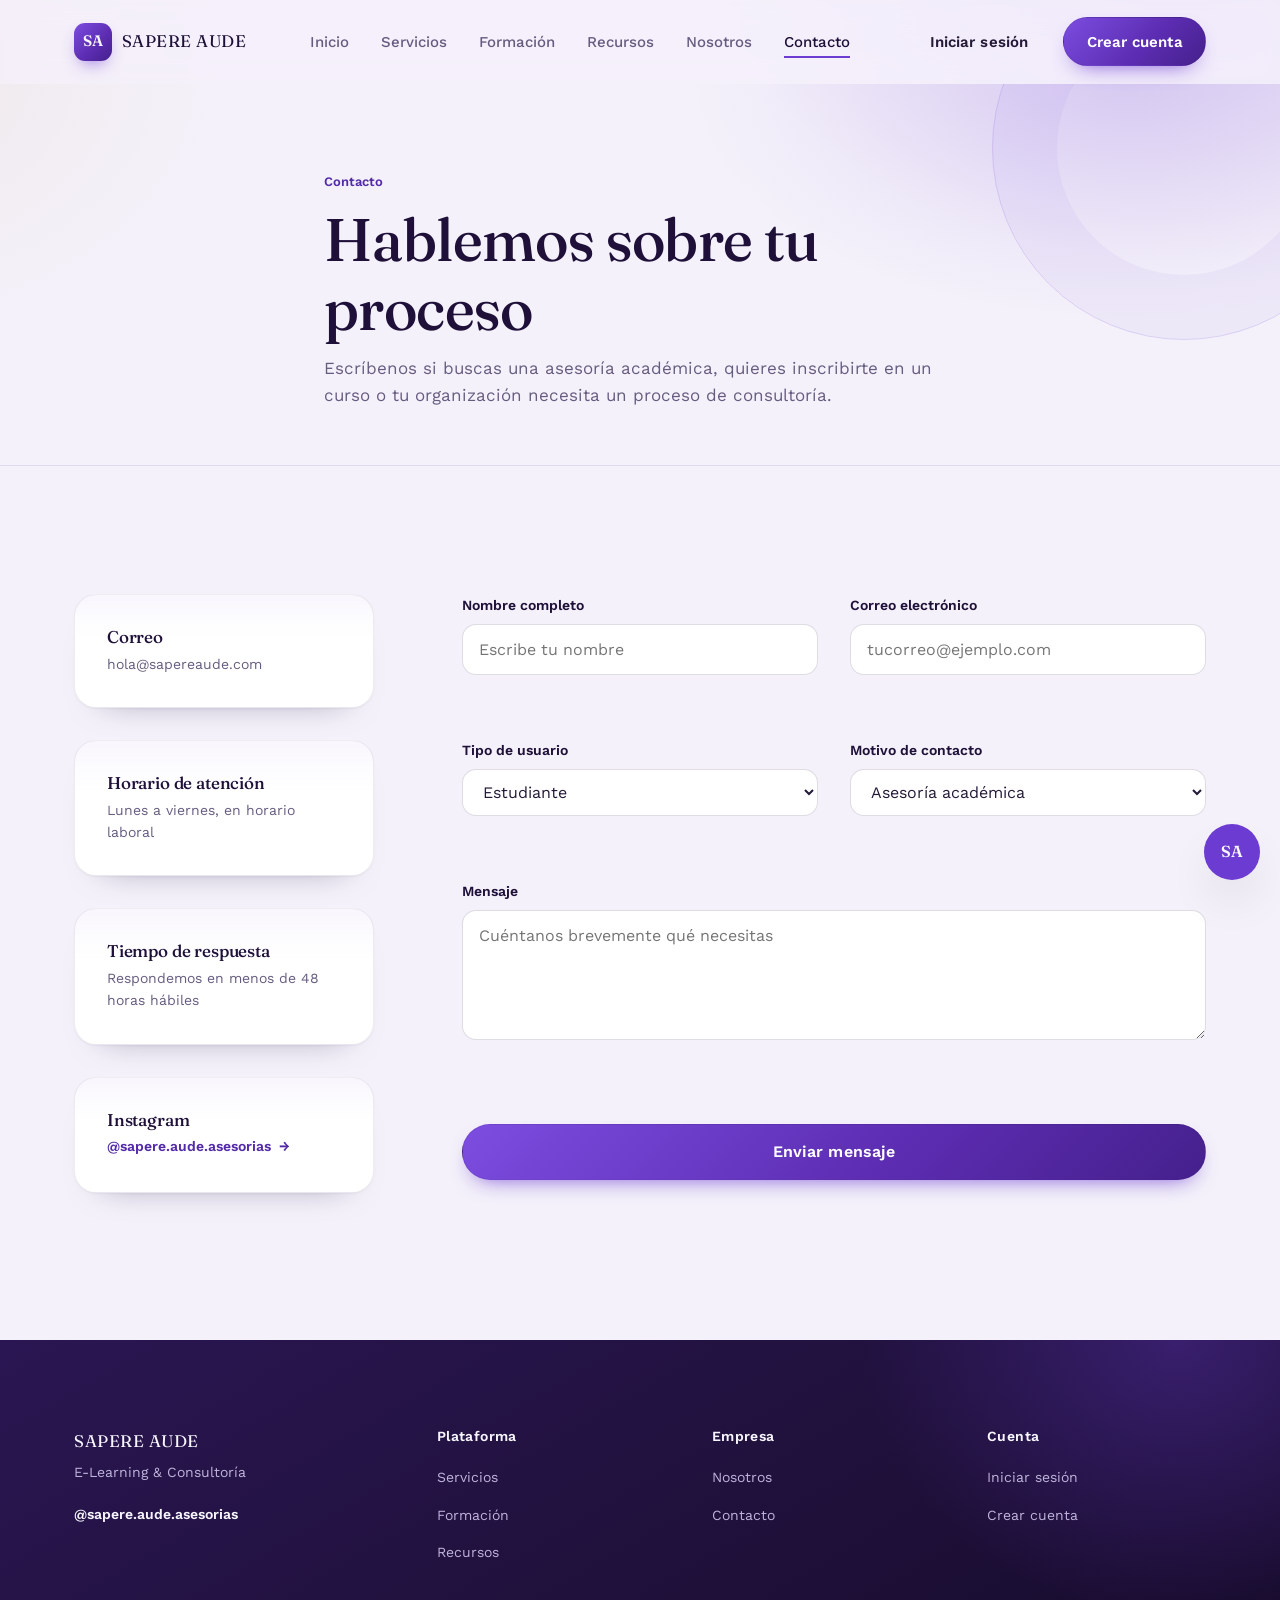
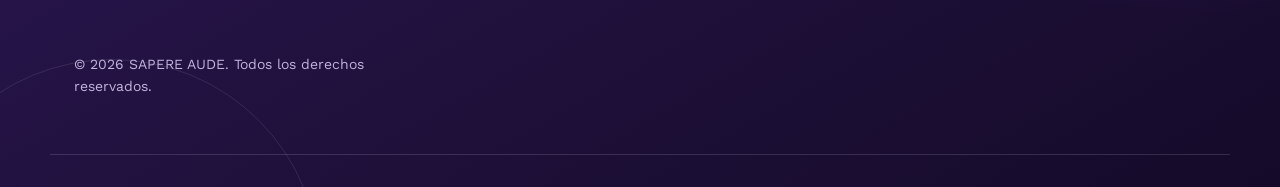
<file: contacto.html>
<!DOCTYPE html>
<html lang="es">
<head>
  <meta charset="UTF-8">
  <meta name="viewport" content="width=device-width, initial-scale=1.0">
  <title>Contacto — SAPERE AUDE</title>
  <meta name="description" content="Contáctanos para agendar una asesoría académica, inscribirte en un curso o iniciar un proceso de consultoría organizacional con SAPERE AUDE.">

  <link rel="preconnect" href="https://fonts.googleapis.com">
  <link rel="preconnect" href="https://fonts.gstatic.com" crossorigin>
  <link href="https://fonts.googleapis.com/css2?family=Fraunces:opsz,wght@9..144,400;9..144,500;9..144,600&family=Work+Sans:wght@400;500;600;700&display=swap" rel="stylesheet">

  <!-- Hoja de estilos del proyecto (compartida por todas las páginas) -->
  <link rel="stylesheet" href="css/styles.css">
</head>
<body>

  <!-- ======================================================
       HEADER / NAVEGACIÓN PRINCIPAL
       ====================================================== -->
  <header class="site-header" id="site-header">
    <div class="container site-header__inner">

      <a href="index.html" class="logo" aria-label="SAPERE AUDE — Ir al inicio">
        <span class="logo__mark">SA</span>
        <span class="logo__text">SAPERE AUDE</span>
      </a>

      <!-- Botón de menú móvil (se activará con JavaScript en un módulo posterior) -->
      <button class="nav-toggle" id="nav-toggle" aria-expanded="false" aria-controls="primary-nav">
        <span class="nav-toggle__bar"></span>
        <span class="nav-toggle__bar"></span>
        <span class="nav-toggle__bar"></span>
        <span class="sr-only">Abrir menú</span>
      </button>

      <nav class="primary-nav" id="primary-nav" aria-label="Navegación principal">
        <ul class="primary-nav__list">
          <li><a href="index.html" class="primary-nav__link">Inicio</a></li>
          <li><a href="servicios.html" class="primary-nav__link">Servicios</a></li>
          <li><a href="formacion.html" class="primary-nav__link">Formación</a></li>
          <li><a href="recursos.html" class="primary-nav__link">Recursos</a></li>
          <li><a href="nosotros.html" class="primary-nav__link">Nosotros</a></li>
          <li><a href="contacto.html" class="primary-nav__link is-active">Contacto</a></li>
        </ul>

        <div class="primary-nav__actions" id="nav-actions">
          <a href="login.html" class="btn btn--ghost" data-auth="guest">Iniciar sesión</a>
          <a href="registro.html" class="btn btn--primary" data-auth="guest">Crear cuenta</a>
          <span class="nav-greeting" data-auth="user" id="nav-greeting" hidden></span>
          <a href="dashboard.html" class="btn btn--ghost" data-auth="user" id="nav-dashboard-link" hidden>Mi panel</a>
          <button type="button" class="btn btn--ghost" data-auth="user" id="nav-logout" hidden>Cerrar sesión</button>
        </div>
      </nav>

    </div>
  </header>

  <main id="main-content">
    <!-- ======================================================
         ENCABEZADO DE PÁGINA
         ====================================================== -->
    <section class="page-hero" aria-labelledby="page-title">
      <div class="container page-hero__inner">
        <p class="page-hero__kicker">Contacto</p>
        <h1 id="page-title" class="page-hero__title">Hablemos sobre tu proceso</h1>
        <p class="page-hero__lead">
          Escríbenos si buscas una asesoría académica, quieres inscribirte en un
          curso o tu organización necesita un proceso de consultoría.
        </p>
      </div>
    </section>

    <!-- ======================================================
         INFORMACIÓN DE CONTACTO + FORMULARIO
         ====================================================== -->
    <section class="section" aria-labelledby="contact-form-title">
      <div class="container">
        <h2 id="contact-form-title" class="sr-only">Formulario de contacto</h2>

        <div class="contact-layout">

          <!-- Información de contacto -->
          <div class="contact-info">
            <div class="value-card">
              <h3 class="value-card__title">Correo</h3>
              <!-- Placeholder: reemplazar con el correo real de contacto -->
              <p class="value-card__text">hola@sapereaude.com</p>
            </div>
            <div class="value-card">
              <h3 class="value-card__title">Horario de atención</h3>
              <p class="value-card__text">Lunes a viernes, en horario laboral</p>
            </div>
            <div class="value-card">
              <h3 class="value-card__title">Tiempo de respuesta</h3>
              <p class="value-card__text">Respondemos en menos de 48 horas hábiles</p>
            </div>
            <div class="value-card">
              <h3 class="value-card__title">Instagram</h3>
              <p class="value-card__text">
                <a href="https://www.instagram.com/sapere.aude.asesorias" class="link-arrow" target="_blank" rel="noopener">@sapere.aude.asesorias</a>
              </p>
            </div>
          </div>

          <!-- Formulario de contacto: JS valida y muestra confirmación (módulo de JavaScript) -->
          <form class="form-grid" id="contact-form" action="#" method="post" novalidate>

            <div class="form-group">
              <label for="contact-name" class="form-label">Nombre completo</label>
              <input type="text" id="contact-name" name="nombre" class="form-input" placeholder="Escribe tu nombre" required maxlength="80">
              <p class="form-error" id="contact-name-error"></p>
            </div>

            <div class="form-group">
              <label for="contact-email" class="form-label">Correo electrónico</label>
              <input type="email" id="contact-email" name="correo" class="form-input" placeholder="tucorreo@ejemplo.com" required maxlength="120">
              <p class="form-error" id="contact-email-error"></p>
            </div>

            <div class="form-group">
              <label for="contact-user-type" class="form-label">Tipo de usuario</label>
              <select id="contact-user-type" name="tipo-usuario" class="form-select">
                <option value="estudiante">Estudiante</option>
                <option value="profesional">Profesional</option>
                <option value="empresa">Empresa / Organización</option>
              </select>
            </div>

            <div class="form-group">
              <label for="contact-reason" class="form-label">Motivo de contacto</label>
              <select id="contact-reason" name="motivo" class="form-select">
                <option value="asesoria">Asesoría académica</option>
                <option value="formacion">Formación y cursos</option>
                <option value="consultoria">Consultoría organizacional</option>
                <option value="proyectos">Consultoría de ciclo de proyectos</option>
                <option value="otro">Otro</option>
              </select>
            </div>

            <div class="form-group form-group--full">
              <label for="contact-message" class="form-label">Mensaje</label>
              <textarea id="contact-message" name="mensaje" class="form-textarea" placeholder="Cuéntanos brevemente qué necesitas" required maxlength="1000"></textarea>
              <p class="form-error" id="contact-message-error"></p>
            </div>

            <div class="form-group form-group--full form-actions">
              <button type="submit" class="btn btn--primary btn--lg">Enviar mensaje</button>
              <p class="form-success" id="contact-form-success" role="status" aria-live="polite">
                Tu solicitud fue registrada correctamente (demostración). Pronto te contactaremos.
              </p>
            </div>

          </form>

        </div>
      </div>
    </section>

  </main>

  <!-- ======================================================
       FOOTER
       ====================================================== -->
  <footer class="site-footer">
    <div class="container site-footer__inner">

      <div class="site-footer__brand">
        <span class="logo__text">SAPERE AUDE</span>
        <p class="site-footer__tagline">E-Learning & Consultoría</p>
        <a href="https://www.instagram.com/sapere.aude.asesorias" class="site-footer__social" target="_blank" rel="noopener">@sapere.aude.asesorias</a>
      </div>

      <nav class="site-footer__col" aria-label="Plataforma">
        <h3 class="site-footer__heading">Plataforma</h3>
        <ul>
          <li><a href="servicios.html">Servicios</a></li>
          <li><a href="formacion.html">Formación</a></li>
          <li><a href="recursos.html">Recursos</a></li>
        </ul>
      </nav>

      <nav class="site-footer__col" aria-label="Empresa">
        <h3 class="site-footer__heading">Empresa</h3>
        <ul>
          <li><a href="nosotros.html">Nosotros</a></li>
          <li><a href="contacto.html">Contacto</a></li>
        </ul>
      </nav>

      <nav class="site-footer__col" aria-label="Cuenta">
        <h3 class="site-footer__heading">Cuenta</h3>
        <ul>
          <li><a href="login.html">Iniciar sesión</a></li>
          <li><a href="registro.html">Crear cuenta</a></li>
        </ul>
      </nav>

      <div class="site-footer__bottom">
        <p>&copy; <span id="current-year">2026</span> SAPERE AUDE. Todos los derechos reservados.</p>
      </div>

    </div>
  </footer>

  <!-- Script del proyecto (se construirá en el módulo de JavaScript) -->
  <script src="js/main.js" defer></script>
</body>
</html>
</file>
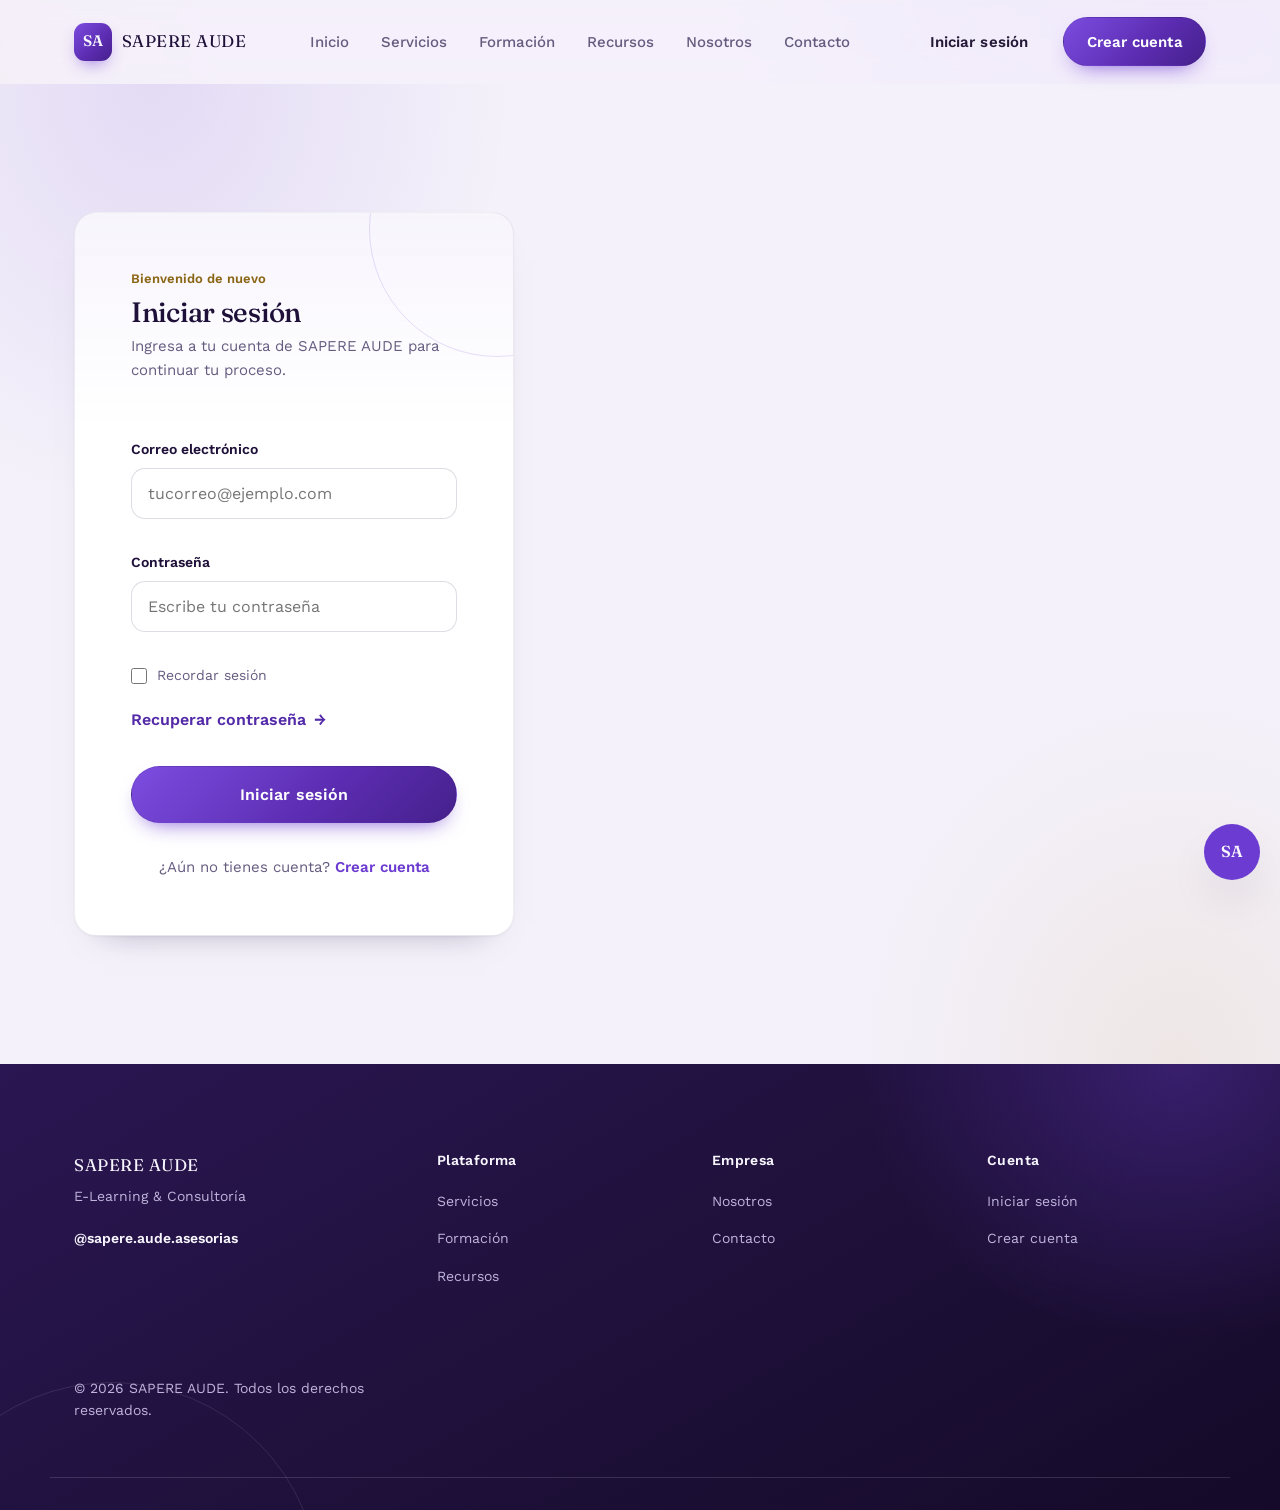
<file: dashboard.html>
<!DOCTYPE html>
<html lang="es">
<head>
  <meta charset="UTF-8">
  <meta name="viewport" content="width=device-width, initial-scale=1.0">
  <title>Mi panel — SAPERE AUDE</title>
  <meta name="description" content="Panel privado de SAPERE AUDE: agenda tus asesorías, revisa tu progreso y accede a tus cursos de idiomas y recursos.">
  <meta name="robots" content="noindex">

  <!--
    Guardia de acceso (se ejecuta ANTES de pintar el resto de la página,
    por eso no lleva "defer"): si no hay una sesión válida en
    'sapereaude_sesion', se redirige de inmediato a login.html para que el
    contenido privado no llegue a mostrarse ni un instante.

    Esta comprobación es intencionalmente mínima y usa la misma clave de
    localStorage que ya define main.js (sapereaude_sesion). La lógica
    completa de sesión (crear, leer, cerrar) sigue viviendo solo en
    main.js — ver initDashboardPage(), que se ejecuta después como
    refuerzo y es la que realmente rellena los datos del usuario.
  -->
  <script>
    (function () {
      try {
        var raw = window.localStorage.getItem('sapereaude_sesion');
        var session = raw ? JSON.parse(raw) : null;
        if (!session || !session.loggedIn || !session.userId) {
          window.location.replace('login.html');
        } else if (session.rol === 'administrador') {
          // El Panel de Administración es una interfaz aparte (ver admin.html):
          // una cuenta con rol "administrador" no usa este panel de usuario.
          window.location.replace('admin.html');
        }
      } catch (error) {
        window.location.replace('login.html');
      }
    })();
  </script>

  <link rel="preconnect" href="https://fonts.googleapis.com">
  <link rel="preconnect" href="https://fonts.gstatic.com" crossorigin>
  <link href="https://fonts.googleapis.com/css2?family=Fraunces:opsz,wght@9..144,400;9..144,500;9..144,600&family=Work+Sans:wght@400;500;600;700&display=swap" rel="stylesheet">

  <!-- Hoja de estilos del proyecto (compartida por todas las páginas) -->
  <link rel="stylesheet" href="css/styles.css">
</head>
<body>

  <div class="dashboard" id="dashboard">

    <!-- Fondo oscuro tras el sidebar cuando está abierto en móvil -->
    <div class="dashboard__overlay" id="dashboard-overlay"></div>

    <!-- ======================================================
         SIDEBAR
         ====================================================== -->
    <aside class="dashboard__sidebar" id="dashboard-sidebar">

      <div class="dashboard__sidebar-header">
        <a href="index.html" class="logo" aria-label="SAPERE AUDE — Ir al sitio principal">
          <span class="logo__mark">SA</span>
          <span class="logo__text">SAPERE AUDE</span>
        </a>
        <button type="button" class="dashboard-sidebar-close" id="dashboard-sidebar-close" aria-label="Cerrar menú">&times;</button>
      </div>

      <nav class="dashboard-nav" aria-label="Navegación del panel">
        <ul class="dashboard-nav__list">
          <li><a href="dashboard.html" class="dashboard-nav__link is-active" aria-current="page">Inicio</a></li>
          <li><a href="reservas.html" class="dashboard-nav__link">Mis reservas</a></li>
          <li><a href="formacion.html" class="dashboard-nav__link">Cursos</a></li>
          <li><a href="formacion.html#mis-cursos" class="dashboard-nav__link">Mis cursos</a></li>
          <li><a href="recursos.html" class="dashboard-nav__link">Recursos</a></li>
          <li><a href="chat.html" class="dashboard-nav__link">Mensajes</a></li>
          <li><a href="seguimiento.html" class="dashboard-nav__link">Seguimiento</a></li>
          <li><a href="pagos.html" class="dashboard-nav__link">Pagos</a></li>
          <li><a href="perfil.html" class="dashboard-nav__link">Mi perfil</a></li>
        </ul>
      </nav>

      <div class="dashboard-sidebar__footer">
        <button type="button" class="dashboard-nav__logout" id="dashboard-logout">Cerrar sesión</button>
      </div>

    </aside>

    <!-- ======================================================
         COLUMNA PRINCIPAL (topbar + contenido)
         ====================================================== -->
    <div class="dashboard__body">

      <!-- TOPBAR -->
      <header class="dashboard__topbar">
        <button type="button" class="dashboard-sidebar-toggle" id="dashboard-sidebar-toggle" aria-expanded="false" aria-controls="dashboard-sidebar">
          <span></span><span></span><span></span>
          <span class="sr-only">Abrir menú del panel</span>
        </button>

        <p class="dashboard__topbar-title">Panel de SAPERE AUDE</p>

        <div class="dashboard__topbar-actions">
          <button type="button" class="dashboard-notif" aria-label="Notificaciones">
            <span class="dashboard-notif__dot" aria-hidden="true"></span>
          </button>

          <div class="dashboard-user">
            <span class="dashboard-user__avatar" id="dashboard-avatar" aria-hidden="true">--</span>
            <span class="dashboard-user__info">
              <span class="dashboard-user__name" id="dashboard-user-name">Cargando…</span>
              <span class="dashboard-user__type" id="dashboard-user-type">—</span>
            </span>
          </div>
        </div>
      </header>

      <!-- CONTENIDO PRINCIPAL -->
      <main class="dashboard__main" id="main-content">

        <section class="dashboard-welcome">
          <h1 class="dashboard-welcome__title">Bienvenido/a, <span id="dashboard-welcome-name">—</span></h1>
          <p class="dashboard-welcome__text">
            Este es tu panel en SAPERE AUDE. Desde aquí podrás agendar tus asesorías,
            dar seguimiento a tus cursos de idiomas y acceder a los recursos que necesites,
            todo con el mismo acompañamiento pedagógico y el mismo estándar de
            calidad de siempre.
          </p>
        </section>

        <section class="dashboard-grid">

          <!-- Próxima sesión -->
          <article class="dashboard-card dashboard-card--session">
            <h2 class="dashboard-card__title">Próxima sesión</h2>
            <!-- Rellenado por initDashboardSessionCard() en js/main.js a partir de
                 sapereaude_reservas: muestra la próxima reserva confirmada del
                 usuario, o el estado vacío con el botón para agendar. -->
            <div id="dashboard-session-content">
              <p class="dashboard-card__empty">Sin próximas sesiones</p>
              <a href="reservas.html" class="btn btn--primary">Agendar asesoría</a>
            </div>
          </article>

          <!-- Mi progreso -->
          <article class="dashboard-card dashboard-card--progress">
            <h2 class="dashboard-card__title">Mi progreso</h2>
            <!-- Rellenado por initDashboardCoursesProgress() en js/main.js a partir de
                 sapereaude_cursos_usuario (cursos) y sapereaude_reservas (sesiones
                 agendadas): cursos activos, completados, progreso general y una
                 vista rápida de hasta 3 cursos activos con su barra de progreso. -->
            <div id="dashboard-progress-content">
              <p class="dashboard-card__empty">Comienza tu aprendizaje</p>
              <a href="formacion.html" class="btn btn--primary">Ver cursos de idiomas</a>
            </div>
          </article>

          <!-- Mensajes -->
          <article class="dashboard-card dashboard-card--messages">
            <h2 class="dashboard-card__title">Mensajes</h2>
            <!-- Rellenado por initDashboardMessagesCard() en js/main.js a partir de
                 sapereaude_mensajes: muestra un resumen de tus conversaciones con
                 asesores de demostración, o el estado vacío con acceso al Chat. -->
            <div id="dashboard-messages-content">
              <p class="dashboard-card__empty">Aún no tienes conversaciones</p>
              <a href="chat.html" class="btn btn--primary">Escribir a un asesor</a>
            </div>
          </article>

        </section>

        <!-- Recursos recomendados -->
        <section class="dashboard-section" aria-labelledby="dashboard-resources-title">
          <div class="dashboard-section__header">
            <h2 id="dashboard-resources-title" class="section__title">Recursos recomendados</h2>
            <a href="recursos.html" class="link-arrow">Ver todos</a>
          </div>

          <!-- Las 3 tarjetas usan recursos reales del catálogo (js/main.js,
               RESOURCES_CATALOG), con el mismo id que sus tarjetas en
               recursos.html. "Ver recurso" enlaza a recursos.html y abre el
               detalle automáticamente (igual patrón que "Ver curso" con
               formacion.html#curso-id); "Descargar" dispara la descarga real
               mediante initResourceActions() en js/main.js. -->
          <div class="resources__grid">

            <article class="resource-card" data-resource-id="guia-tecnicas-estudio">
              <div class="resource-card__icon" aria-hidden="true"></div>
              <span class="tag tag--outline">Guía</span>
              <h3 class="resource-card__title">Guía de técnicas de estudio</h3>
              <p class="resource-card__text">
                Estrategias prácticas para organizar el tiempo de estudio y mejorar la comprensión.
              </p>
              <div class="resource-card__footer">
                <span class="course-card__duration">PDF</span>
                <a href="recursos.html#recurso-guia-tecnicas-estudio" class="btn btn--secondary">Ver recurso</a>
              </div>
            </article>

            <article class="resource-card" data-resource-id="guia-vocabulario-ingles">
              <div class="resource-card__icon" aria-hidden="true"></div>
              <span class="tag tag--outline">Guía</span>
              <h3 class="resource-card__title">Guía de vocabulario en inglés académico</h3>
              <p class="resource-card__text">
                Vocabulario frecuente para lectura y escritura de textos académicos en inglés.
              </p>
              <div class="resource-card__footer">
                <span class="course-card__duration">PDF</span>
                <a href="recursos.html#recurso-guia-vocabulario-ingles" class="btn btn--secondary">Ver recurso</a>
              </div>
            </article>

            <article class="resource-card" data-resource-id="checklist-seguimiento-proyectos">
              <div class="resource-card__icon" aria-hidden="true"></div>
              <span class="tag tag--outline">Herramienta</span>
              <h3 class="resource-card__title">Checklist de seguimiento de proyectos</h3>
              <p class="resource-card__text">
                Lista de verificación para acompañar cada etapa del ciclo de proyectos.
              </p>
              <div class="resource-card__footer">
                <span class="course-card__duration">PDF</span>
                <button type="button" class="btn btn--secondary" data-action="descargar" data-resource-id="checklist-seguimiento-proyectos">Descargar</button>
              </div>
            </article>

          </div>
        </section>

        <!-- Cursos de idiomas: los únicos cursos de SAPERE AUDE. Las demás
             áreas se atienden como asesorías y se agendan en "Mis reservas". -->
        <section class="dashboard-section" aria-labelledby="dashboard-courses-title">
          <div class="dashboard-section__header">
            <h2 id="dashboard-courses-title" class="section__title">Cursos de idiomas</h2>
            <a href="formacion.html" class="link-arrow">Ver todos</a>
          </div>

          <div class="courses__grid">

            <article class="course-card">
              <div class="course-card__meta">
                <span class="tag">Idiomas</span>
                <span class="tag tag--outline">Nivel A2–B1</span>
              </div>
              <h3 class="course-card__title">Inglés conversacional</h3>
              <p class="course-card__text">
                Práctica oral guiada y vocabulario aplicado a situaciones cotidianas y profesionales.
              </p>
              <div class="course-card__footer">
                <span class="course-card__duration">6 semanas</span>
                <a href="formacion.html#curso-ingles-conversacional" class="btn btn--secondary">Ver curso</a>
              </div>
            </article>

            <article class="course-card">
              <div class="course-card__meta">
                <span class="tag">Idiomas</span>
                <span class="tag tag--outline">Nivel A1</span>
              </div>
              <h3 class="course-card__title">Francés básico</h3>
              <p class="course-card__text">
                Fundamentos de gramática, pronunciación y comprensión para comenzar desde cero.
              </p>
              <div class="course-card__footer">
                <span class="course-card__duration">8 semanas</span>
                <a href="formacion.html#curso-frances-basico" class="btn btn--secondary">Ver curso</a>
              </div>
            </article>

            <article class="course-card">
              <div class="course-card__meta">
                <span class="tag tag--bronze">Asesorías</span>
                <span class="tag tag--outline">Por área</span>
              </div>
              <h3 class="course-card__title">¿Necesitas otra área?</h3>
              <p class="course-card__text">
                Matemáticas, ciencias sociales, administración, salud y proyectos se
                acompañan como asesorías personalizadas, no como cursos.
              </p>
              <div class="course-card__footer">
                <span class="course-card__duration">Asesoría</span>
                <a href="reservas.html" class="btn btn--secondary">Agendar asesoría</a>
              </div>
            </article>

          </div>
        </section>

        <!-- Acciones rápidas -->
        <section class="dashboard-section" aria-labelledby="dashboard-actions-title">
          <h2 id="dashboard-actions-title" class="section__title">Acciones rápidas</h2>
          <div class="quick-actions">
            <a href="reservas.html" class="btn btn--primary">Agendar asesoría</a>
            <a href="formacion.html" class="btn btn--secondary">Ver cursos de idiomas</a>
            <a href="formacion.html#mis-cursos" class="btn btn--secondary">Mis cursos</a>
            <a href="recursos.html" class="btn btn--secondary">Ver recursos</a>
            <a href="chat.html" class="btn btn--secondary">Ver mensajes</a>
            <a href="seguimiento.html" class="btn btn--secondary">Ver seguimiento</a>
            <a href="pagos.html" class="btn btn--secondary">Registrar un pago</a>
            <a href="contacto.html" class="btn btn--ghost">Contactar asesor</a>
          </div>
        </section>

        <footer class="dashboard-footer">
          <p>&copy; <span id="current-year">2026</span> SAPERE AUDE. Todos los derechos reservados.</p>
        </footer>

      </main>
    </div>
  </div>

  <!-- Script del proyecto (se construirá en el módulo de JavaScript) -->
  <script src="js/main.js" defer></script>
</body>
</html>
</file>
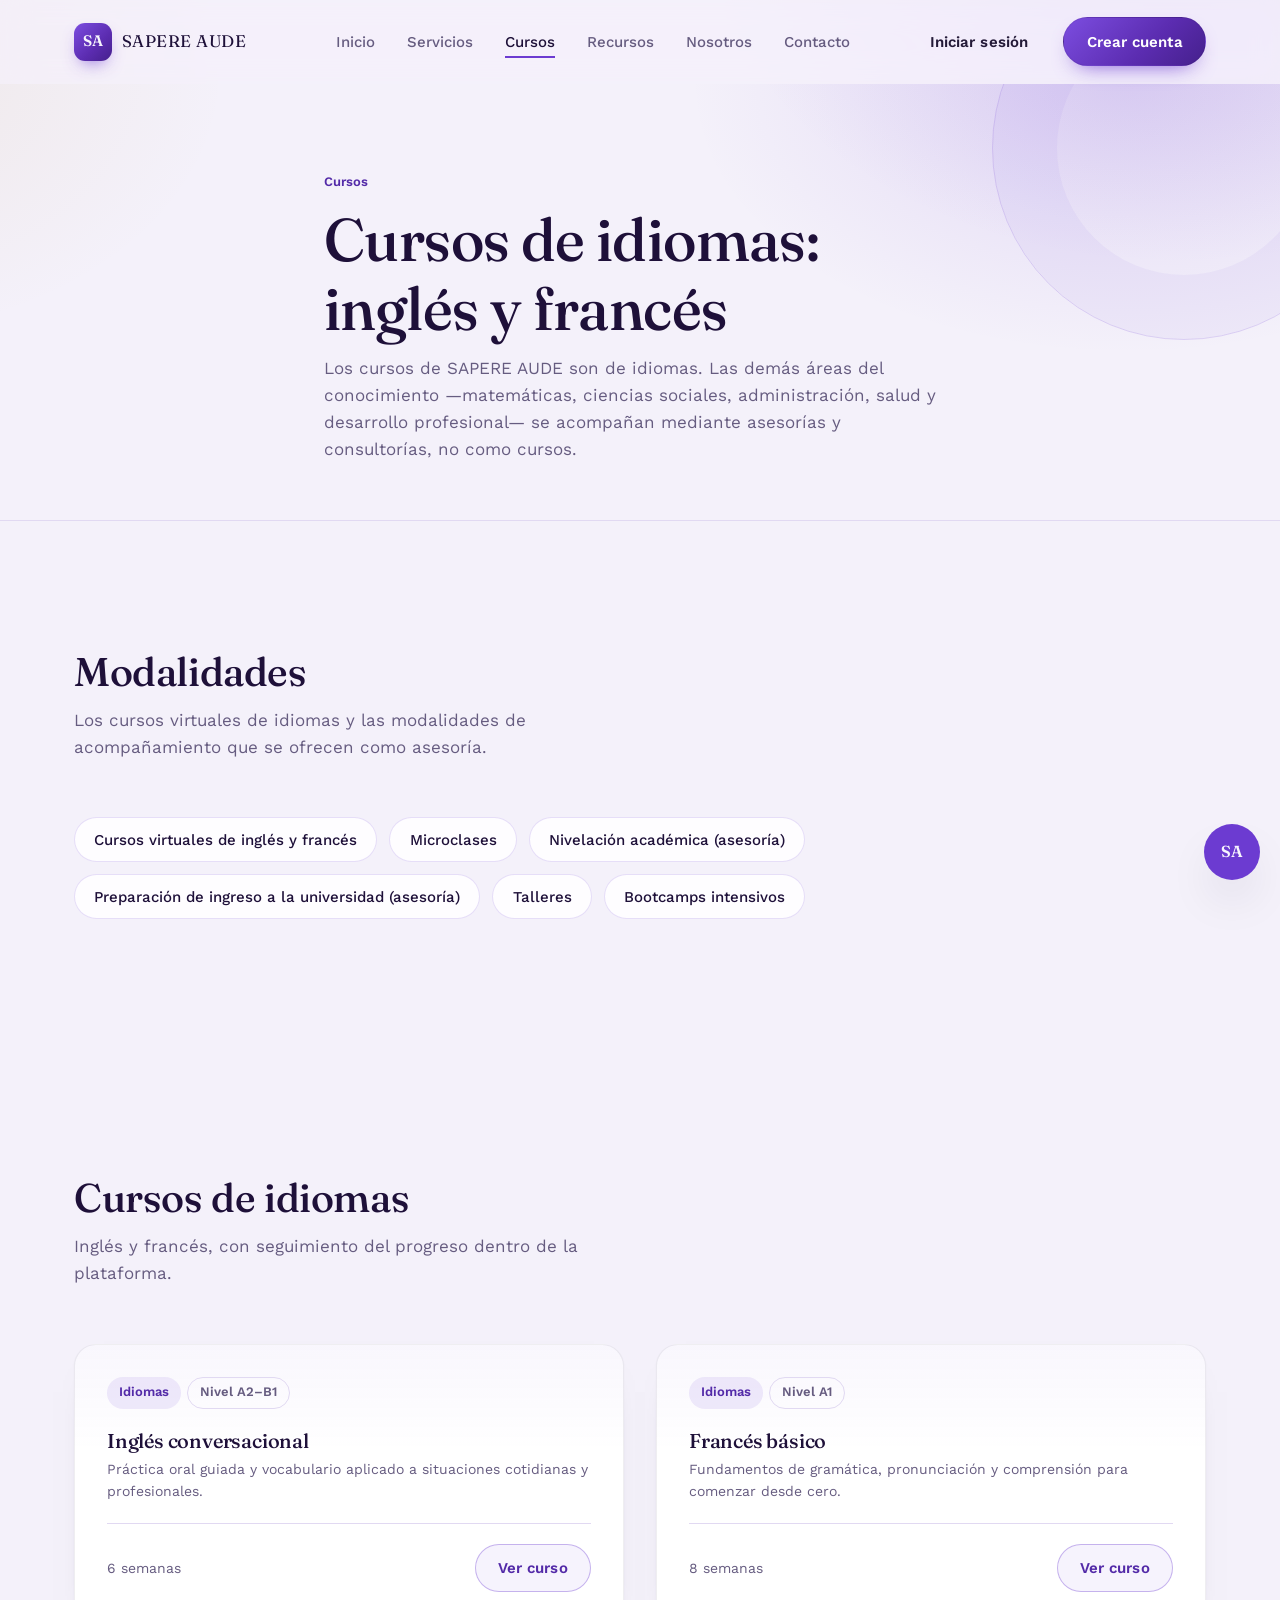
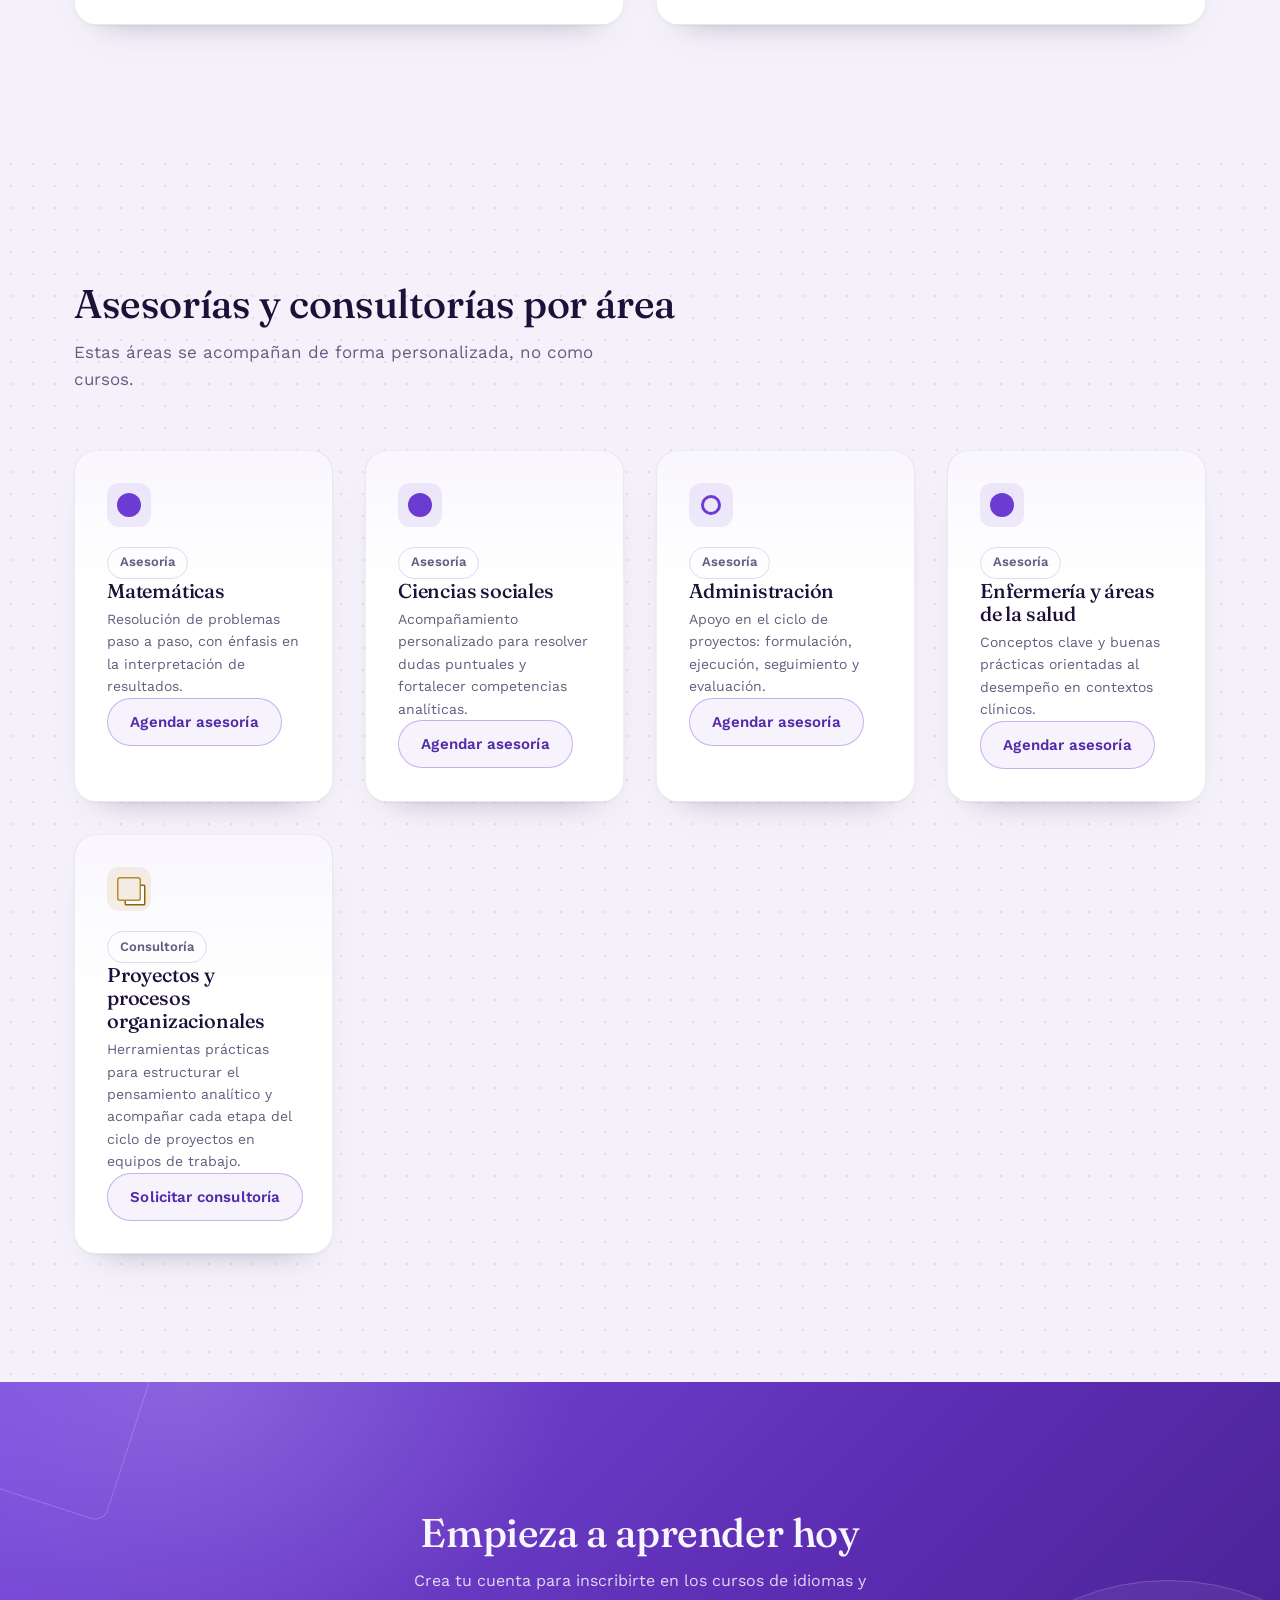
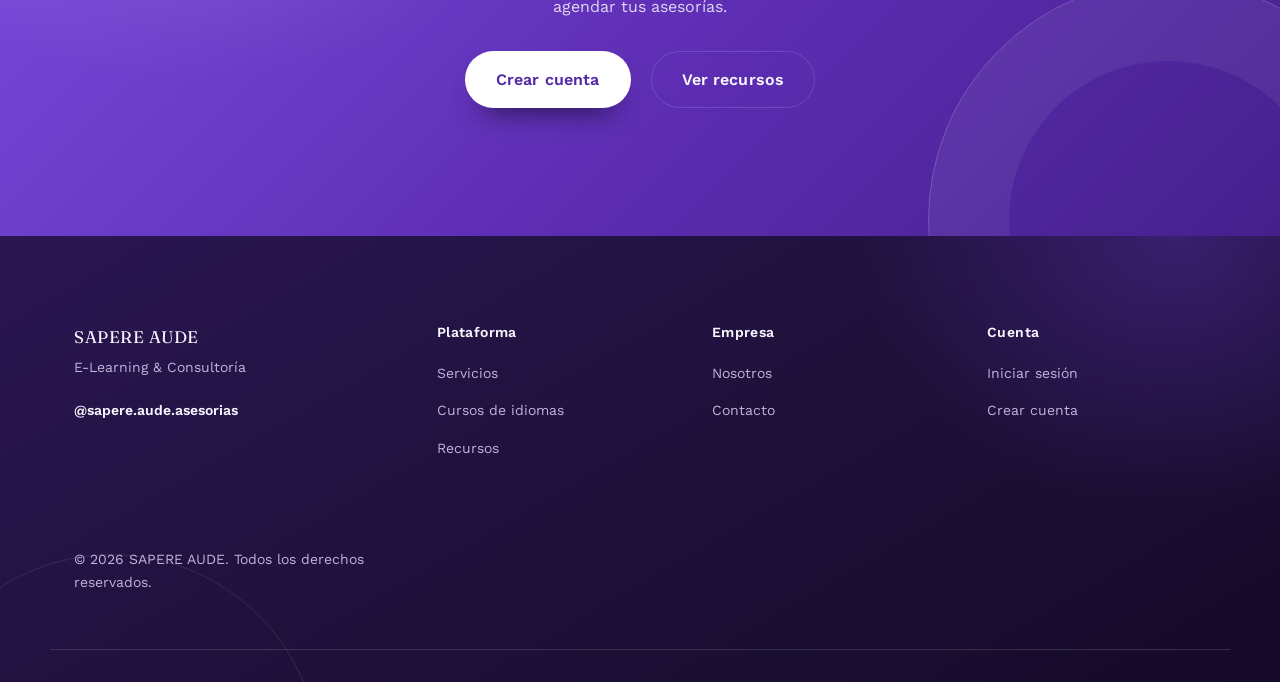
<file: formacion.html>
<!DOCTYPE html>
<html lang="es">
<head>
  <meta charset="UTF-8">
  <meta name="viewport" content="width=device-width, initial-scale=1.0">
  <title>Cursos de idiomas — SAPERE AUDE</title>
  <meta name="description" content="Los cursos de SAPERE AUDE son de idiomas: inglés y francés. Las demás áreas se atienden mediante asesorías y consultorías.">

  <link rel="preconnect" href="https://fonts.googleapis.com">
  <link rel="preconnect" href="https://fonts.gstatic.com" crossorigin>
  <link href="https://fonts.googleapis.com/css2?family=Fraunces:opsz,wght@9..144,400;9..144,500;9..144,600&family=Work+Sans:wght@400;500;600;700&display=swap" rel="stylesheet">

  <!-- Hoja de estilos del proyecto (compartida por todas las páginas) -->
  <link rel="stylesheet" href="css/styles.css">
</head>
<body>

  <!-- ======================================================
       HEADER / NAVEGACIÓN PRINCIPAL
       ====================================================== -->
  <header class="site-header" id="site-header">
    <div class="container site-header__inner">

      <a href="index.html" class="logo" aria-label="SAPERE AUDE — Ir al inicio">
        <span class="logo__mark">SA</span>
        <span class="logo__text">SAPERE AUDE</span>
      </a>

      <!-- Botón de menú móvil (se activará con JavaScript en un módulo posterior) -->
      <button class="nav-toggle" id="nav-toggle" aria-expanded="false" aria-controls="primary-nav">
        <span class="nav-toggle__bar"></span>
        <span class="nav-toggle__bar"></span>
        <span class="nav-toggle__bar"></span>
        <span class="sr-only">Abrir menú</span>
      </button>

      <nav class="primary-nav" id="primary-nav" aria-label="Navegación principal">
        <ul class="primary-nav__list">
          <li><a href="index.html" class="primary-nav__link">Inicio</a></li>
          <li><a href="servicios.html" class="primary-nav__link">Servicios</a></li>
          <li><a href="formacion.html" class="primary-nav__link is-active">Cursos</a></li>
          <li><a href="recursos.html" class="primary-nav__link">Recursos</a></li>
          <li><a href="nosotros.html" class="primary-nav__link">Nosotros</a></li>
          <li><a href="contacto.html" class="primary-nav__link">Contacto</a></li>
        </ul>

        <div class="primary-nav__actions" id="nav-actions">
          <a href="login.html" class="btn btn--ghost" data-auth="guest">Iniciar sesión</a>
          <a href="registro.html" class="btn btn--primary" data-auth="guest">Crear cuenta</a>
          <span class="nav-greeting" data-auth="user" id="nav-greeting" hidden></span>
          <a href="dashboard.html" class="btn btn--ghost" data-auth="user" id="nav-dashboard-link" hidden>Mi panel</a>
          <button type="button" class="btn btn--ghost" data-auth="user" id="nav-logout" hidden>Cerrar sesión</button>
        </div>
      </nav>

    </div>
  </header>

  <main id="main-content">
    <!-- ======================================================
         ENCABEZADO DE PÁGINA
         ====================================================== -->
    <section class="page-hero" aria-labelledby="page-title">
      <div class="container page-hero__inner">
        <p class="page-hero__kicker">Cursos</p>
        <h1 id="page-title" class="page-hero__title">Cursos de idiomas: inglés y francés</h1>
        <p class="page-hero__lead">
          Los cursos de SAPERE AUDE son de idiomas. Las demás áreas del conocimiento
          —matemáticas, ciencias sociales, administración, salud y desarrollo
          profesional— se acompañan mediante asesorías y consultorías, no como cursos.
        </p>
      </div>
    </section>

    <!-- ======================================================
         MIS CURSOS (solo usuarios autenticados)
         Visible/oculto automáticamente por initSessionState() en js/main.js
         a partir del atributo data-auth="user", igual que el resto del
         sitio. El contenido real lo dibuja renderMisCursos() dentro de
         initFormacionPage().
         ====================================================== -->
    <section class="section dashboard-section" id="mis-cursos" data-auth="user" hidden aria-labelledby="mis-cursos-title">
      <div class="container">
        <div class="dashboard-section__header">
          <h2 id="mis-cursos-title" class="section__title">Mis cursos</h2>
        </div>

        <!-- Rellenado por renderMisCursos() en js/main.js -->
        <div class="reservas-grid" id="mis-cursos-lista" hidden></div>

        <div class="reservas-empty" id="mis-cursos-vacia" hidden>
          <p>¡Aún no tienes cursos inscritos!</p>
          <a href="#courses-title" class="btn btn--primary">Ver cursos de idiomas</a>
        </div>
      </div>
    </section>

    <!-- ======================================================
         MODALIDADES
         ====================================================== -->
    <section class="section" aria-labelledby="modalities-title">
      <div class="container">
        <div class="section__header">
          <h2 id="modalities-title" class="section__title">Modalidades</h2>
          <p class="section__lead">
            Los cursos virtuales de idiomas y las modalidades de acompañamiento que se
            ofrecen como asesoría.
          </p>
        </div>
        <ul class="knowledge-areas__list">
          <li class="knowledge-areas__item">Cursos virtuales de inglés y francés</li>
          <li class="knowledge-areas__item">Microclases</li>
          <li class="knowledge-areas__item">Nivelación académica (asesoría)</li>
          <li class="knowledge-areas__item">Preparación de ingreso a la universidad (asesoría)</li>
          <li class="knowledge-areas__item">Talleres</li>
          <li class="knowledge-areas__item">Bootcamps intensivos</li>
        </ul>
      </div>
    </section>

    <!-- ======================================================
         CURSOS DE IDIOMAS
         Únicos cursos de SAPERE AUDE. Las tarjetas con data-course-id son
         las que initFormacionPage() (js/main.js) conecta con el modal de
         detalle, la inscripción y el progreso.
         ====================================================== -->
    <section class="section services" aria-labelledby="courses-title">
      <div class="container">
        <div class="section__header">
          <h2 id="courses-title" class="section__title">Cursos de idiomas</h2>
          <p class="section__lead">
            Inglés y francés, con seguimiento del progreso dentro de la plataforma.
          </p>
        </div>

        <div class="courses__grid" id="formacion-cursos-grid">

          <article class="course-card" data-course-id="ingles-conversacional">
            <div class="course-card__meta">
              <span class="tag">Idiomas</span>
              <span class="tag tag--outline">Nivel A2–B1</span>
            </div>
            <h3 class="course-card__title">Inglés conversacional</h3>
            <p class="course-card__text">
              Práctica oral guiada y vocabulario aplicado a situaciones cotidianas y profesionales.
            </p>
            <div class="course-card__footer">
              <span class="course-card__duration">6 semanas</span>
              <button type="button" class="btn btn--secondary" data-action="ver-curso">Ver curso</button>
            </div>
          </article>

          <article class="course-card" data-course-id="frances-basico">
            <div class="course-card__meta">
              <span class="tag">Idiomas</span>
              <span class="tag tag--outline">Nivel A1</span>
            </div>
            <h3 class="course-card__title">Francés básico</h3>
            <p class="course-card__text">
              Fundamentos de gramática, pronunciación y comprensión para comenzar desde cero.
            </p>
            <div class="course-card__footer">
              <span class="course-card__duration">8 semanas</span>
              <button type="button" class="btn btn--secondary" data-action="ver-curso">Ver curso</button>
            </div>
          </article>

        </div>
      </div>
    </section>

    <!-- ======================================================
         ASESORÍAS Y CONSULTORÍAS POR ÁREA
         Estas áreas NO son cursos: se atienden como asesorías o
         consultorías y se agendan desde Reservas (o desde Contacto si la
         persona todavía no tiene cuenta). Por eso sus tarjetas no llevan
         data-course-id ni el botón "Ver curso".
         ====================================================== -->
    <section class="section knowledge-areas" aria-labelledby="asesorias-areas-title">
      <div class="container">
        <div class="section__header">
          <h2 id="asesorias-areas-title" class="section__title">Asesorías y consultorías por área</h2>
          <p class="section__lead">
            Estas áreas se acompañan de forma personalizada, no como cursos.
          </p>
        </div>

        <div class="services__grid">

          <article class="service-card">
            <div class="service-card__icon" data-icon="asesorias" aria-hidden="true"></div>
            <span class="tag tag--outline">Asesoría</span>
            <h3 class="service-card__title">Matemáticas</h3>
            <p class="service-card__text">
              Resolución de problemas paso a paso, con énfasis en la interpretación de resultados.
            </p>
            <a href="reservas.html" class="btn btn--secondary" data-booking-link>Agendar asesoría</a>
          </article>

          <article class="service-card">
            <div class="service-card__icon" data-icon="asesorias" aria-hidden="true"></div>
            <span class="tag tag--outline">Asesoría</span>
            <h3 class="service-card__title">Ciencias sociales</h3>
            <p class="service-card__text">
              Acompañamiento personalizado para resolver dudas puntuales y fortalecer
              competencias analíticas.
            </p>
            <a href="reservas.html" class="btn btn--secondary" data-booking-link>Agendar asesoría</a>
          </article>

          <article class="service-card">
            <div class="service-card__icon" data-icon="consultoria" aria-hidden="true"></div>
            <span class="tag tag--outline">Asesoría</span>
            <h3 class="service-card__title">Administración</h3>
            <p class="service-card__text">
              Apoyo en el ciclo de proyectos: formulación, ejecución, seguimiento y evaluación.
            </p>
            <a href="reservas.html" class="btn btn--secondary" data-booking-link>Agendar asesoría</a>
          </article>

          <article class="service-card">
            <div class="service-card__icon" data-icon="asesorias" aria-hidden="true"></div>
            <span class="tag tag--outline">Asesoría</span>
            <h3 class="service-card__title">Enfermería y áreas de la salud</h3>
            <p class="service-card__text">
              Conceptos clave y buenas prácticas orientadas al desempeño en contextos clínicos.
            </p>
            <a href="reservas.html" class="btn btn--secondary" data-booking-link>Agendar asesoría</a>
          </article>

          <article class="service-card">
            <div class="service-card__icon" data-icon="proyectos" aria-hidden="true"></div>
            <span class="tag tag--outline">Consultoría</span>
            <h3 class="service-card__title">Proyectos y procesos organizacionales</h3>
            <p class="service-card__text">
              Herramientas prácticas para estructurar el pensamiento analítico y acompañar
              cada etapa del ciclo de proyectos en equipos de trabajo.
            </p>
            <a href="contacto.html" class="btn btn--secondary">Solicitar consultoría</a>
          </article>

        </div>
      </div>
    </section>

    <!-- ======================================================
         LLAMADO A LA ACCIÓN FINAL
         ====================================================== -->
    <section class="section cta-final" aria-labelledby="cta-final-title">
      <div class="container cta-final__inner">
        <h2 id="cta-final-title" class="cta-final__title">Empieza a aprender hoy</h2>
        <p class="cta-final__text">
          Crea tu cuenta para inscribirte en los cursos de idiomas y agendar tus asesorías.
        </p>
        <div class="cta-final__actions">
          <a href="registro.html" class="btn btn--primary btn--lg">Crear cuenta</a>
          <a href="recursos.html" class="btn btn--ghost btn--lg">Ver recursos</a>
        </div>
      </div>
    </section>

  </main>

  <!-- ======================================================
       FOOTER
       ====================================================== -->
  <footer class="site-footer">
    <div class="container site-footer__inner">

      <div class="site-footer__brand">
        <span class="logo__text">SAPERE AUDE</span>
        <p class="site-footer__tagline">E-Learning & Consultoría</p>
        <a href="https://www.instagram.com/sapere.aude.asesorias" class="site-footer__social" target="_blank" rel="noopener">@sapere.aude.asesorias</a>
      </div>

      <nav class="site-footer__col" aria-label="Plataforma">
        <h3 class="site-footer__heading">Plataforma</h3>
        <ul>
          <li><a href="servicios.html">Servicios</a></li>
          <li><a href="formacion.html">Cursos de idiomas</a></li>
          <li><a href="recursos.html">Recursos</a></li>
        </ul>
      </nav>

      <nav class="site-footer__col" aria-label="Empresa">
        <h3 class="site-footer__heading">Empresa</h3>
        <ul>
          <li><a href="nosotros.html">Nosotros</a></li>
          <li><a href="contacto.html">Contacto</a></li>
        </ul>
      </nav>

      <nav class="site-footer__col" aria-label="Cuenta">
        <h3 class="site-footer__heading">Cuenta</h3>
        <ul>
          <li><a href="login.html">Iniciar sesión</a></li>
          <li><a href="registro.html">Crear cuenta</a></li>
        </ul>
      </nav>

      <div class="site-footer__bottom">
        <p>&copy; <span id="current-year">2026</span> SAPERE AUDE. Todos los derechos reservados.</p>
      </div>

    </div>
  </footer>

  <!-- Modal de detalle de curso: muestra descripción, módulos, inscripción
       y progreso, según el estado del usuario (ver initFormacionPage() en
       js/main.js). Misma estructura que el modal de reservas.html. -->
  <div class="modal-overlay" id="modal-overlay">
    <div class="modal" role="dialog" aria-modal="true" aria-labelledby="modal-body">
      <button type="button" class="modal__close" id="modal-close" aria-label="Cerrar">&times;</button>
      <div id="modal-body"></div>
    </div>
  </div>

  <!-- Script del proyecto (compartido por todas las páginas) -->
  <script src="js/main.js" defer></script>
</body>
</html>
</file>
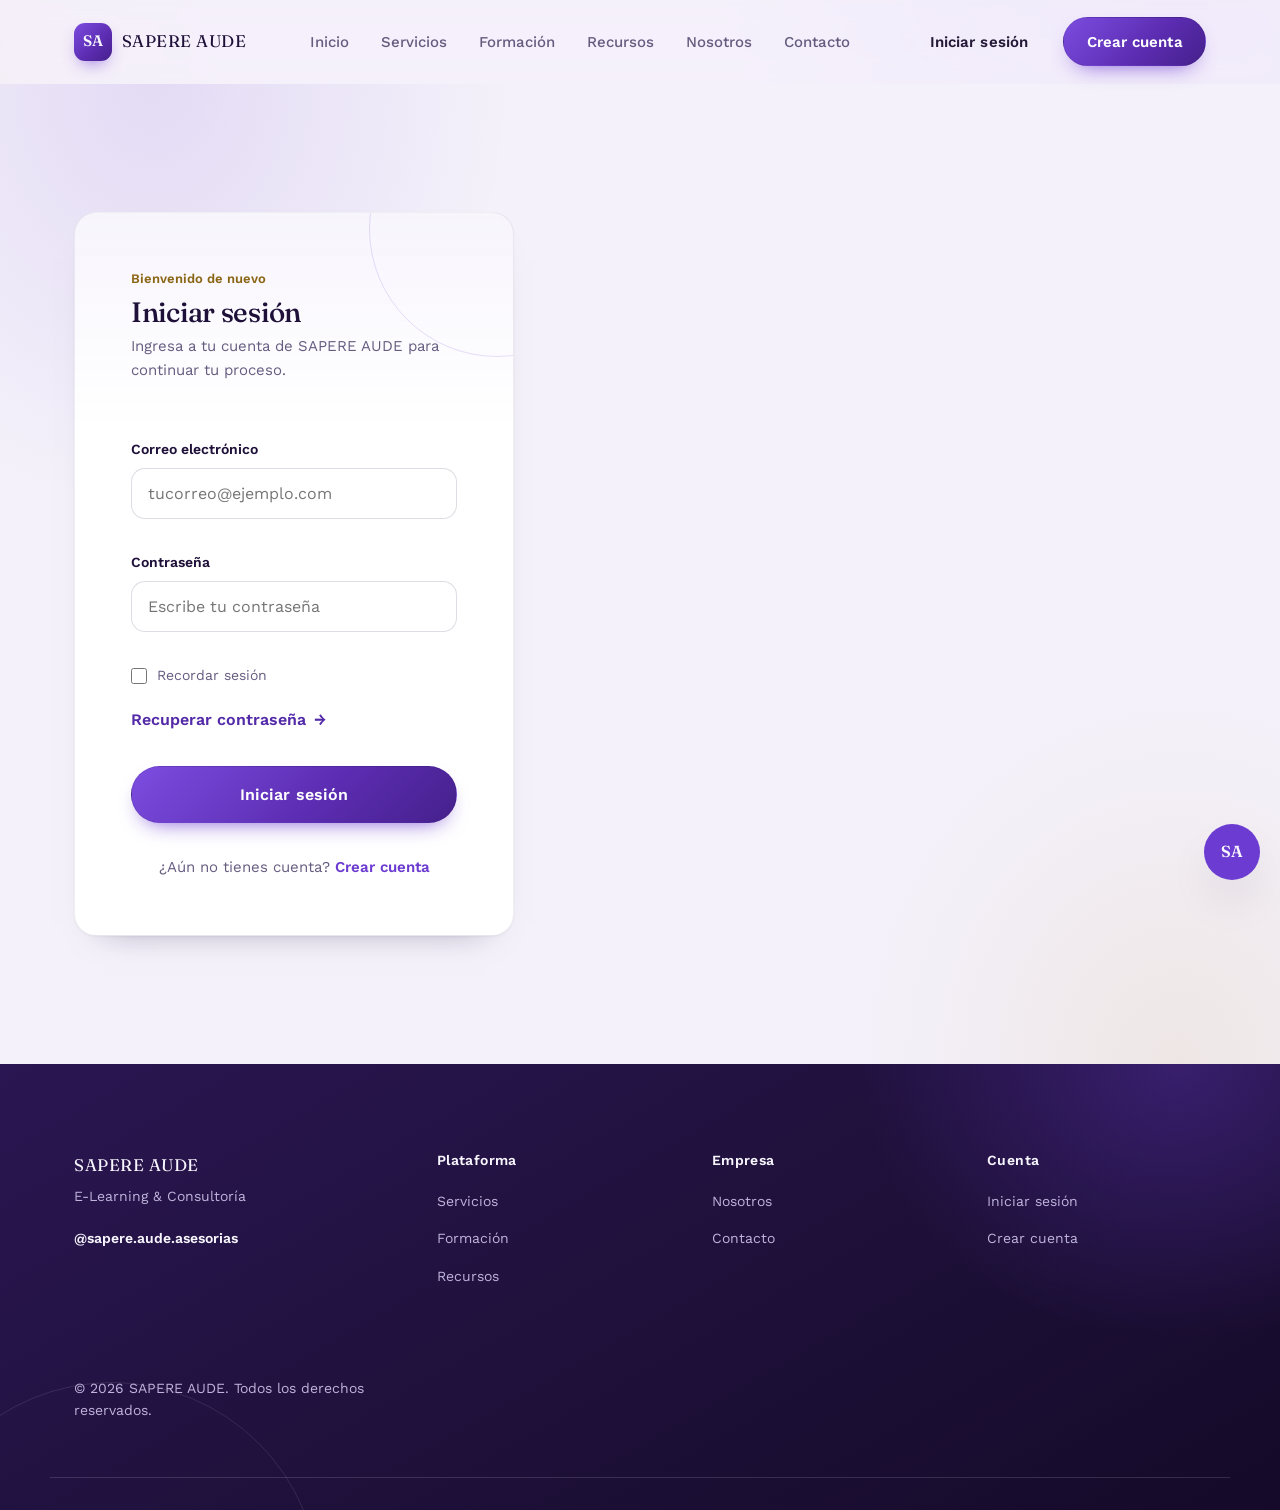
<file: login.html>
<!DOCTYPE html>
<html lang="es">
<head>
  <meta charset="UTF-8">
  <meta name="viewport" content="width=device-width, initial-scale=1.0">
  <title>Iniciar sesión — SAPERE AUDE</title>
  <meta name="description" content="Inicia sesión en tu cuenta de SAPERE AUDE para acceder a tus asesorías, cursos y recursos.">

  <link rel="preconnect" href="https://fonts.googleapis.com">
  <link rel="preconnect" href="https://fonts.gstatic.com" crossorigin>
  <link href="https://fonts.googleapis.com/css2?family=Fraunces:opsz,wght@9..144,400;9..144,500;9..144,600&family=Work+Sans:wght@400;500;600;700&display=swap" rel="stylesheet">

  <!-- Hoja de estilos del proyecto (compartida por todas las páginas) -->
  <link rel="stylesheet" href="css/styles.css">
</head>
<body>

  <!-- ======================================================
       HEADER / NAVEGACIÓN PRINCIPAL
       ====================================================== -->
  <header class="site-header" id="site-header">
    <div class="container site-header__inner">

      <a href="index.html" class="logo" aria-label="SAPERE AUDE — Ir al inicio">
        <span class="logo__mark">SA</span>
        <span class="logo__text">SAPERE AUDE</span>
      </a>

      <!-- Botón de menú móvil (se activará con JavaScript en un módulo posterior) -->
      <button class="nav-toggle" id="nav-toggle" aria-expanded="false" aria-controls="primary-nav">
        <span class="nav-toggle__bar"></span>
        <span class="nav-toggle__bar"></span>
        <span class="nav-toggle__bar"></span>
        <span class="sr-only">Abrir menú</span>
      </button>

      <nav class="primary-nav" id="primary-nav" aria-label="Navegación principal">
        <ul class="primary-nav__list">
          <li><a href="index.html" class="primary-nav__link">Inicio</a></li>
          <li><a href="servicios.html" class="primary-nav__link">Servicios</a></li>
          <li><a href="formacion.html" class="primary-nav__link">Formación</a></li>
          <li><a href="recursos.html" class="primary-nav__link">Recursos</a></li>
          <li><a href="nosotros.html" class="primary-nav__link">Nosotros</a></li>
          <li><a href="contacto.html" class="primary-nav__link">Contacto</a></li>
        </ul>

        <div class="primary-nav__actions" id="nav-actions">
          <a href="login.html" class="btn btn--ghost" data-auth="guest">Iniciar sesión</a>
          <a href="registro.html" class="btn btn--primary" data-auth="guest">Crear cuenta</a>
          <span class="nav-greeting" data-auth="user" id="nav-greeting" hidden></span>
          <a href="dashboard.html" class="btn btn--ghost" data-auth="user" id="nav-dashboard-link" hidden>Mi panel</a>
          <button type="button" class="btn btn--ghost" data-auth="user" id="nav-logout" hidden>Cerrar sesión</button>
        </div>
      </nav>

    </div>
  </header>

  <main id="main-content">
    <!-- ======================================================
         INICIO DE SESIÓN
         La lógica de autenticación se implementará en un módulo posterior.
         ====================================================== -->
    <section class="auth-section" aria-labelledby="login-title">
      <div class="container">
        <div class="auth-card">
          <p class="auth-card__kicker">Bienvenido de nuevo</p>
          <h1 id="login-title" class="auth-card__title">Iniciar sesión</h1>
          <p class="auth-card__lead">Ingresa a tu cuenta de SAPERE AUDE para continuar tu proceso.</p>

          <form id="login-form" action="#" method="post" novalidate>

            <div class="form-group">
              <label for="login-email" class="form-label">Correo electrónico</label>
              <input type="email" id="login-email" name="correo" class="form-input" placeholder="tucorreo@ejemplo.com" required>
              <p class="form-error" id="login-email-error"></p>
            </div>

            <div class="form-group">
              <label for="login-password" class="form-label">Contraseña</label>
              <input type="password" id="login-password" name="password" class="form-input" placeholder="Escribe tu contraseña" required maxlength="72" autocomplete="current-password">
              <p class="form-error" id="login-password-error"></p>
            </div>

            <div class="form-row-between">
              <label class="form-checkbox-row">
                <input type="checkbox" name="recordar">
                Recordar sesión
              </label>
              <a href="#" class="link-arrow">Recuperar contraseña</a>
            </div>

            <div class="form-actions">
              <button type="submit" class="btn btn--primary btn--lg" id="login-submit">Iniciar sesión</button>
              <!-- Mensaje genérico de credenciales (no indica si falló el correo o la
                   contraseña, para no revelar qué correos están registrados). -->
              <p class="form-error" id="login-form-error"></p>
              <p class="form-success" id="login-form-success" role="status" aria-live="polite">
                Sesión iniciada correctamente. Redirigiendo...
              </p>
            </div>

          </form>

          <p class="auth-switch">¿Aún no tienes cuenta? <a href="registro.html">Crear cuenta</a></p>
        </div>
      </div>
    </section>

  </main>

  <!-- ======================================================
       FOOTER
       ====================================================== -->
  <footer class="site-footer">
    <div class="container site-footer__inner">

      <div class="site-footer__brand">
        <span class="logo__text">SAPERE AUDE</span>
        <p class="site-footer__tagline">E-Learning & Consultoría</p>
        <a href="https://www.instagram.com/sapere.aude.asesorias" class="site-footer__social" target="_blank" rel="noopener">@sapere.aude.asesorias</a>
      </div>

      <nav class="site-footer__col" aria-label="Plataforma">
        <h3 class="site-footer__heading">Plataforma</h3>
        <ul>
          <li><a href="servicios.html">Servicios</a></li>
          <li><a href="formacion.html">Formación</a></li>
          <li><a href="recursos.html">Recursos</a></li>
        </ul>
      </nav>

      <nav class="site-footer__col" aria-label="Empresa">
        <h3 class="site-footer__heading">Empresa</h3>
        <ul>
          <li><a href="nosotros.html">Nosotros</a></li>
          <li><a href="contacto.html">Contacto</a></li>
        </ul>
      </nav>

      <nav class="site-footer__col" aria-label="Cuenta">
        <h3 class="site-footer__heading">Cuenta</h3>
        <ul>
          <li><a href="login.html">Iniciar sesión</a></li>
          <li><a href="registro.html">Crear cuenta</a></li>
        </ul>
      </nav>

      <div class="site-footer__bottom">
        <p>&copy; <span id="current-year">2026</span> SAPERE AUDE. Todos los derechos reservados.</p>
      </div>

    </div>
  </footer>

  <!-- Script del proyecto (se construirá en el módulo de JavaScript) -->
  <script src="js/main.js" defer></script>
</body>
</html>
</file>
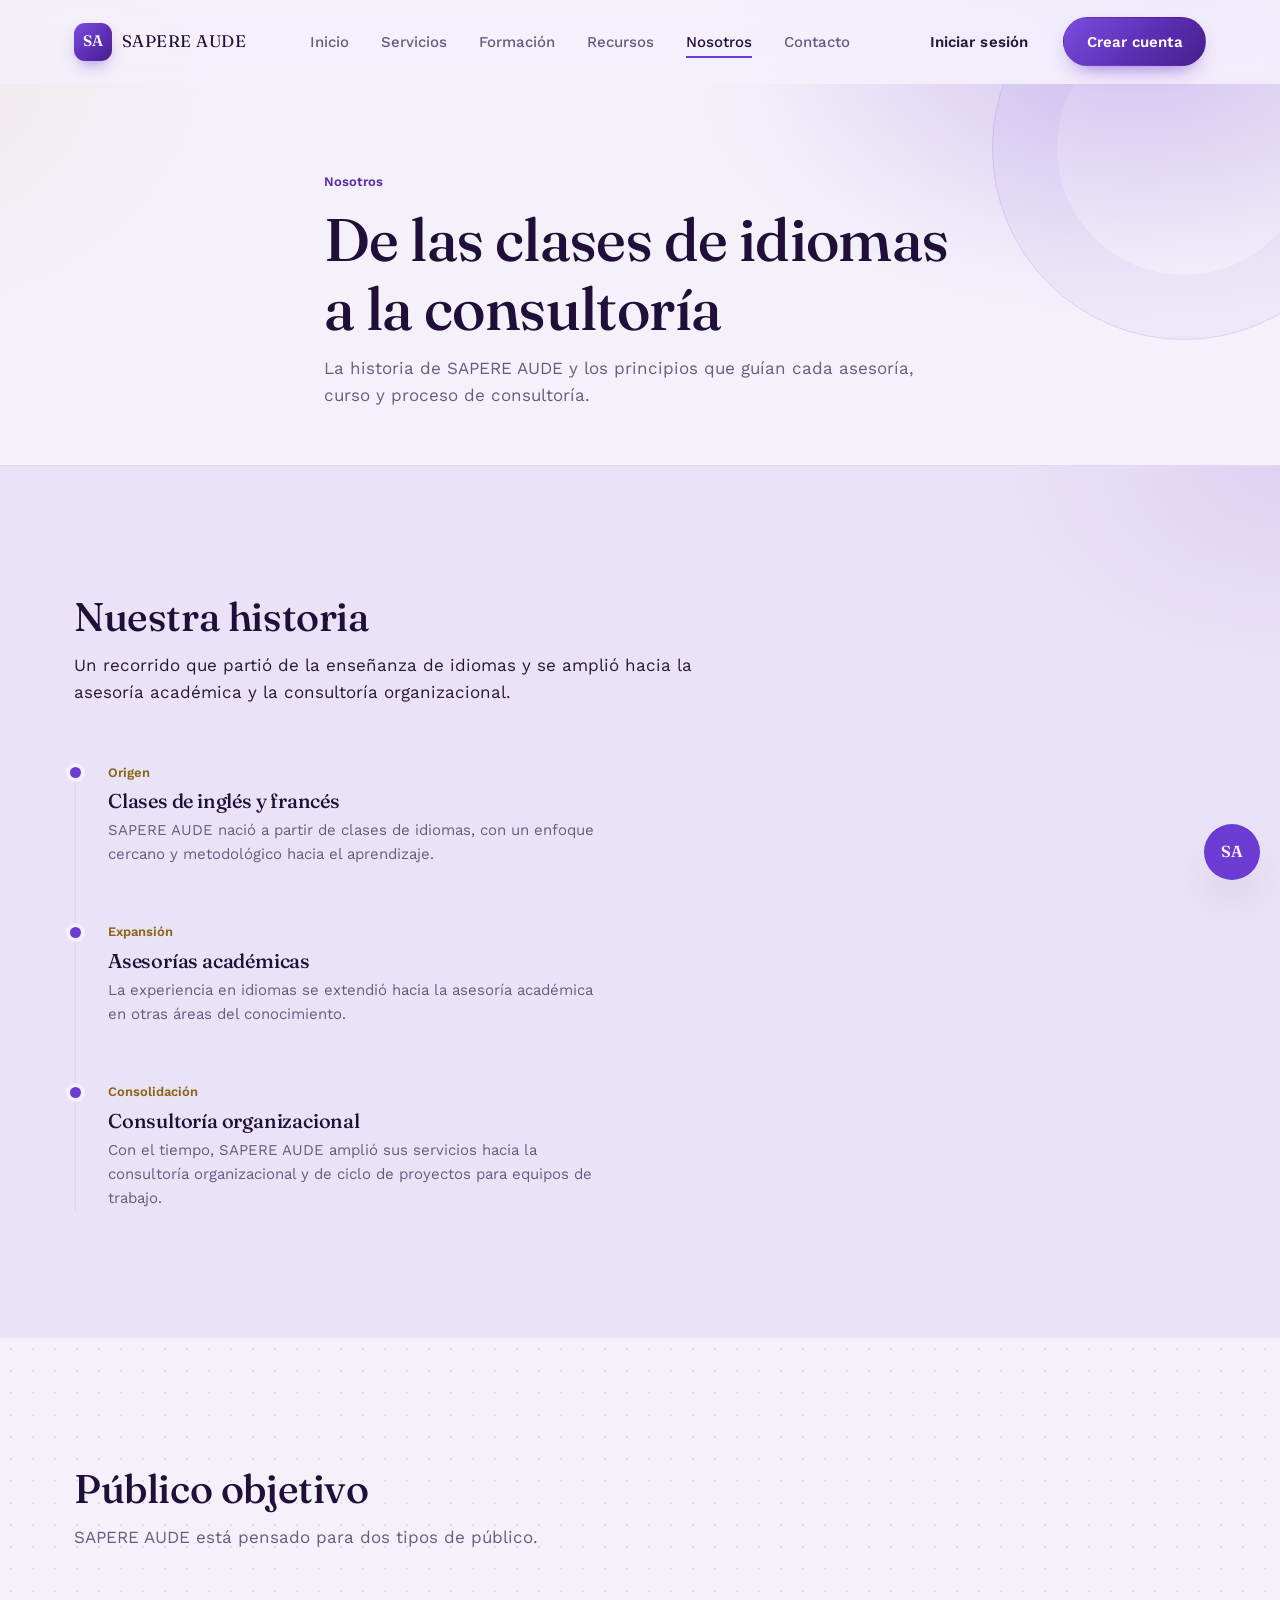
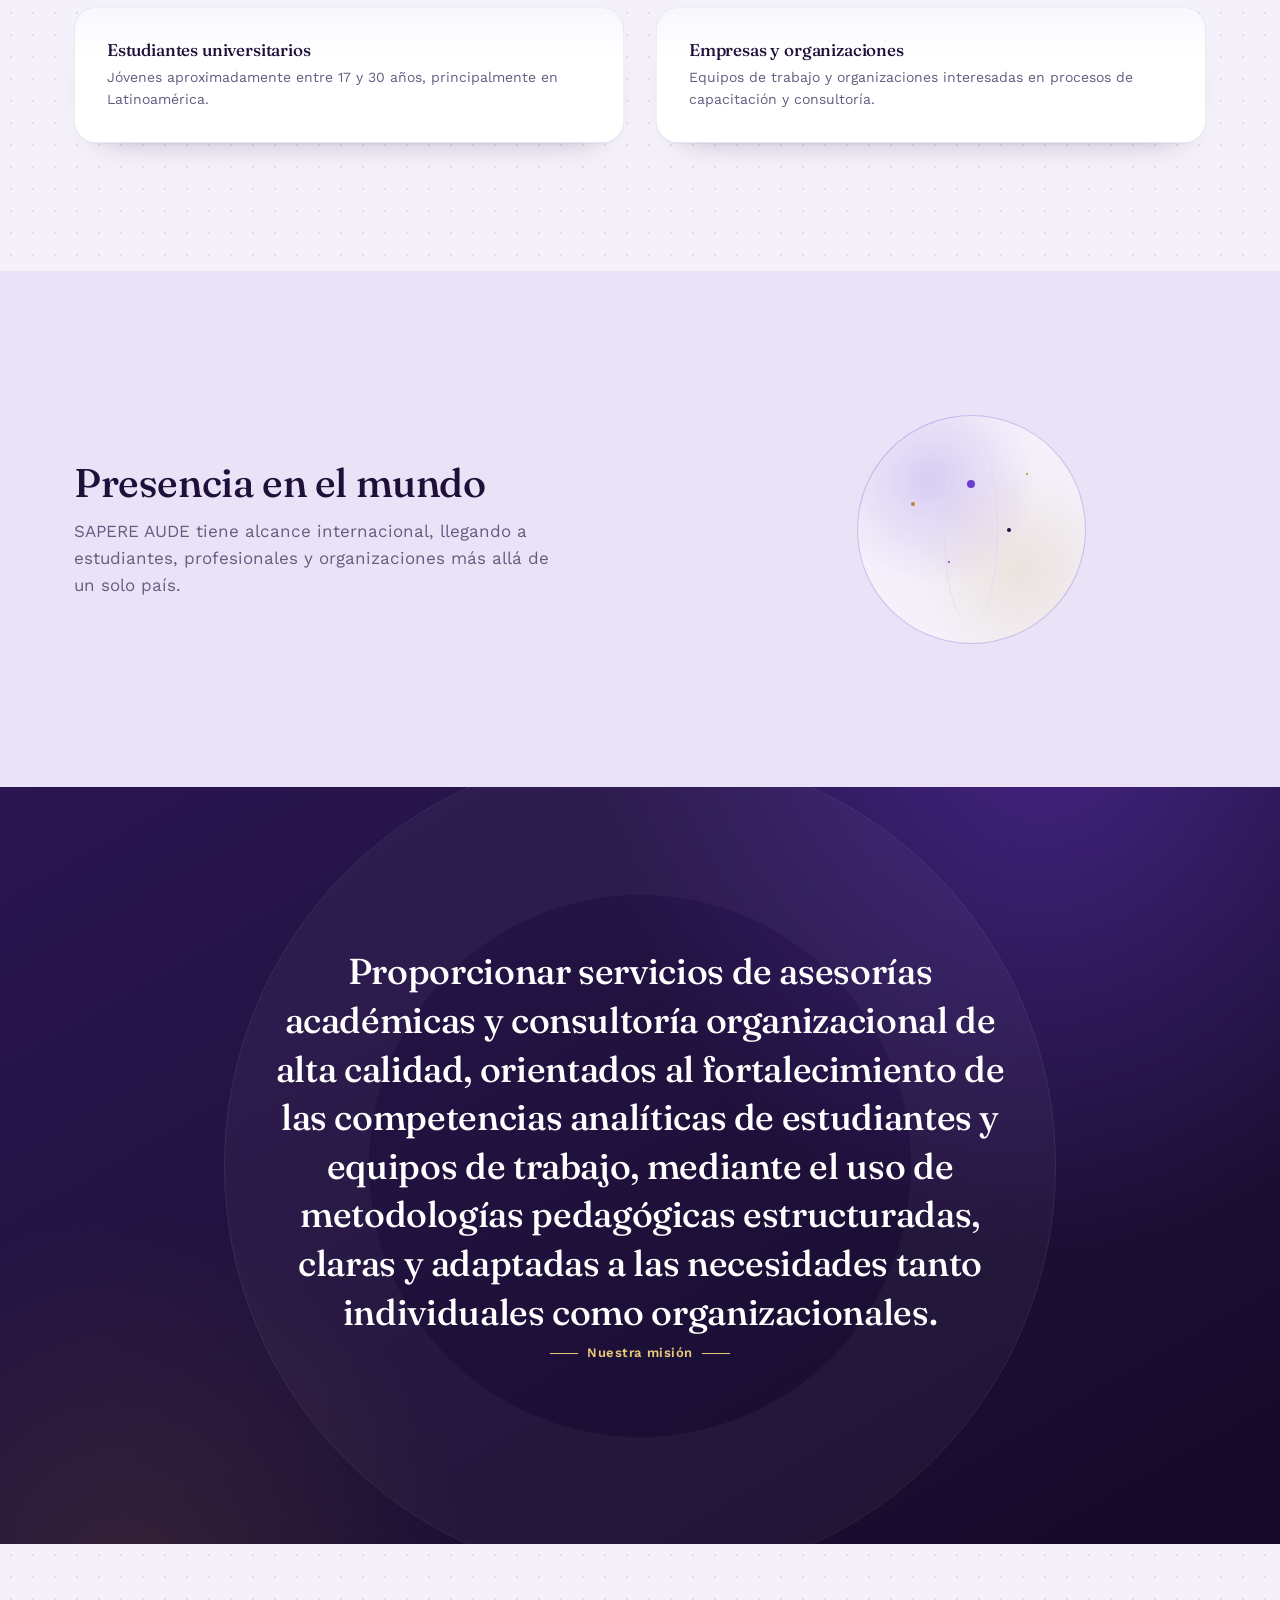
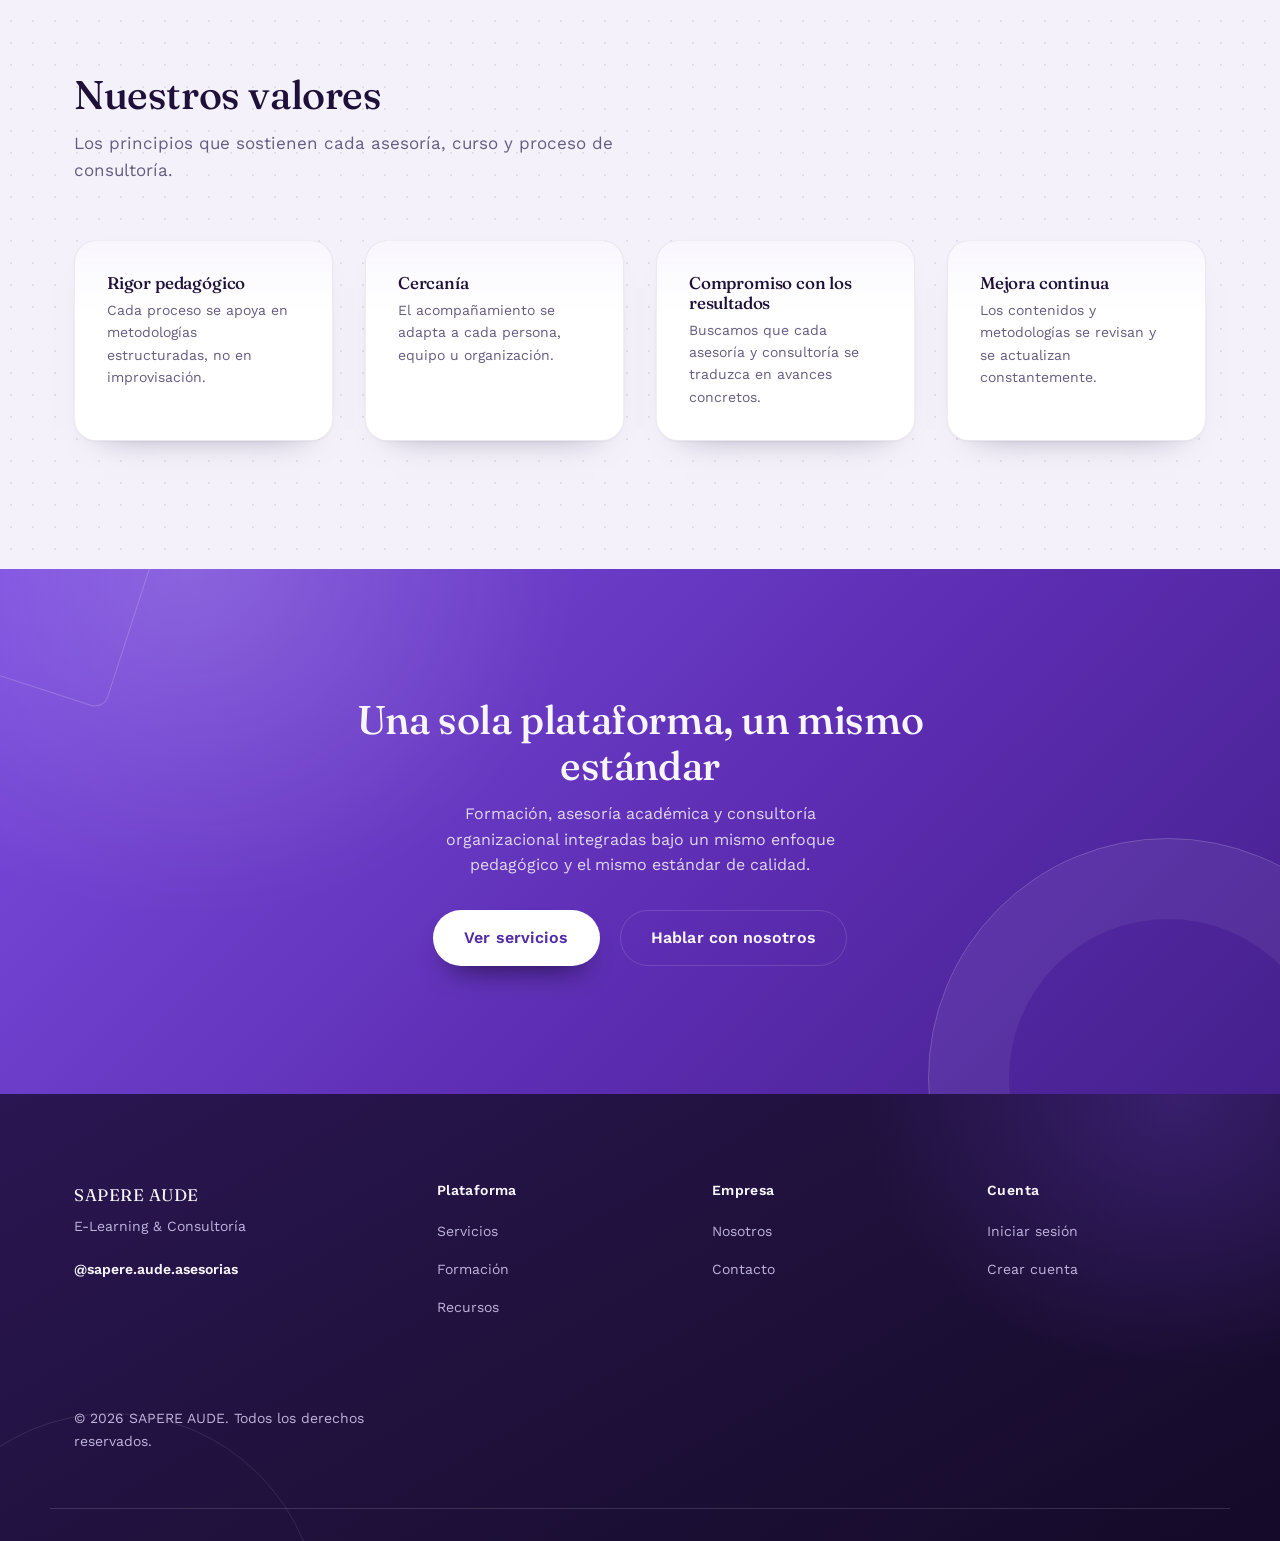
<file: nosotros.html>
<!DOCTYPE html>
<html lang="es">
<head>
  <meta charset="UTF-8">
  <meta name="viewport" content="width=device-width, initial-scale=1.0">
  <title>Nosotros — SAPERE AUDE</title>
  <meta name="description" content="Conoce la historia, misión y valores de SAPERE AUDE, desde sus inicios en la enseñanza de idiomas hasta la asesoría académica y la consultoría organizacional.">

  <link rel="preconnect" href="https://fonts.googleapis.com">
  <link rel="preconnect" href="https://fonts.gstatic.com" crossorigin>
  <link href="https://fonts.googleapis.com/css2?family=Fraunces:opsz,wght@9..144,400;9..144,500;9..144,600&family=Work+Sans:wght@400;500;600;700&display=swap" rel="stylesheet">

  <!-- Hoja de estilos del proyecto (compartida por todas las páginas) -->
  <link rel="stylesheet" href="css/styles.css">
</head>
<body>

  <!-- ======================================================
       HEADER / NAVEGACIÓN PRINCIPAL
       ====================================================== -->
  <header class="site-header" id="site-header">
    <div class="container site-header__inner">

      <a href="index.html" class="logo" aria-label="SAPERE AUDE — Ir al inicio">
        <span class="logo__mark">SA</span>
        <span class="logo__text">SAPERE AUDE</span>
      </a>

      <!-- Botón de menú móvil (se activará con JavaScript en un módulo posterior) -->
      <button class="nav-toggle" id="nav-toggle" aria-expanded="false" aria-controls="primary-nav">
        <span class="nav-toggle__bar"></span>
        <span class="nav-toggle__bar"></span>
        <span class="nav-toggle__bar"></span>
        <span class="sr-only">Abrir menú</span>
      </button>

      <nav class="primary-nav" id="primary-nav" aria-label="Navegación principal">
        <ul class="primary-nav__list">
          <li><a href="index.html" class="primary-nav__link">Inicio</a></li>
          <li><a href="servicios.html" class="primary-nav__link">Servicios</a></li>
          <li><a href="formacion.html" class="primary-nav__link">Formación</a></li>
          <li><a href="recursos.html" class="primary-nav__link">Recursos</a></li>
          <li><a href="nosotros.html" class="primary-nav__link is-active">Nosotros</a></li>
          <li><a href="contacto.html" class="primary-nav__link">Contacto</a></li>
        </ul>

        <div class="primary-nav__actions" id="nav-actions">
          <a href="login.html" class="btn btn--ghost" data-auth="guest">Iniciar sesión</a>
          <a href="registro.html" class="btn btn--primary" data-auth="guest">Crear cuenta</a>
          <span class="nav-greeting" data-auth="user" id="nav-greeting" hidden></span>
          <a href="dashboard.html" class="btn btn--ghost" data-auth="user" id="nav-dashboard-link" hidden>Mi panel</a>
          <button type="button" class="btn btn--ghost" data-auth="user" id="nav-logout" hidden>Cerrar sesión</button>
        </div>
      </nav>

    </div>
  </header>

  <main id="main-content">
    <!-- ======================================================
         ENCABEZADO DE PÁGINA
         ====================================================== -->
    <section class="page-hero" aria-labelledby="page-title">
      <div class="container page-hero__inner">
        <p class="page-hero__kicker">Nosotros</p>
        <h1 id="page-title" class="page-hero__title">De las clases de idiomas a la consultoría</h1>
        <p class="page-hero__lead">
          La historia de SAPERE AUDE y los principios que guían cada asesoría,
          curso y proceso de consultoría.
        </p>
      </div>
    </section>

    <!-- ======================================================
         HISTORIA
         ====================================================== -->
    <section class="section origin" aria-labelledby="history-title">
      <div class="container">
        <div class="section__header">
          <h2 id="history-title" class="section__title">Nuestra historia</h2>
          <p class="section__lead">
            Un recorrido que partió de la enseñanza de idiomas y se amplió hacia
            la asesoría académica y la consultoría organizacional.
          </p>
        </div>

        <ol class="timeline">
          <li class="timeline__item">
            <p class="timeline__year">Origen</p>
            <h3 class="timeline__title">Clases de inglés y francés</h3>
            <p class="timeline__text">
              SAPERE AUDE nació a partir de clases de idiomas, con un enfoque
              cercano y metodológico hacia el aprendizaje.
            </p>
          </li>
          <li class="timeline__item">
            <p class="timeline__year">Expansión</p>
            <h3 class="timeline__title">Asesorías académicas</h3>
            <p class="timeline__text">
              La experiencia en idiomas se extendió hacia la asesoría académica
              en otras áreas del conocimiento.
            </p>
          </li>
          <li class="timeline__item">
            <p class="timeline__year">Consolidación</p>
            <h3 class="timeline__title">Consultoría organizacional</h3>
            <p class="timeline__text">
              Con el tiempo, SAPERE AUDE amplió sus servicios hacia la consultoría
              organizacional y de ciclo de proyectos para equipos de trabajo.
            </p>
          </li>
        </ol>
      </div>
    </section>

    <!-- ======================================================
         PÚBLICO OBJETIVO
         ====================================================== -->
    <section class="section knowledge-areas" aria-labelledby="audience-title">
      <div class="container">
        <div class="section__header">
          <h2 id="audience-title" class="section__title">Público objetivo</h2>
          <p class="section__lead">
            SAPERE AUDE está pensado para dos tipos de público.
          </p>
        </div>

        <div class="values__grid">
          <article class="value-card">
            <h3 class="value-card__title">Estudiantes universitarios</h3>
            <p class="value-card__text">
              Jóvenes aproximadamente entre 17 y 30 años, principalmente en Latinoamérica.
            </p>
          </article>
          <article class="value-card">
            <h3 class="value-card__title">Empresas y organizaciones</h3>
            <p class="value-card__text">
              Equipos de trabajo y organizaciones interesadas en procesos de
              capacitación y consultoría.
            </p>
          </article>
        </div>
      </div>
    </section>

    <!-- ======================================================
         PRESENCIA EN EL MUNDO
         Representación visual del alcance internacional, sin afirmar países
         o cifras específicas no confirmadas en el documento oficial.
         ====================================================== -->
    <section class="section presence" aria-labelledby="presence-title">
      <div class="container presence__inner">
        <div class="presence__text">
          <h2 id="presence-title" class="section__title">Presencia en el mundo</h2>
          <p class="section__lead">
            SAPERE AUDE tiene alcance internacional, llegando a estudiantes,
            profesionales y organizaciones más allá de un solo país.
          </p>
        </div>
        <div class="presence-visual" aria-hidden="true">
          <div class="presence-visual__globe"></div>
        </div>
      </div>
    </section>

    <!-- ======================================================
         MISIÓN
         ====================================================== -->
    <section class="section mission" aria-labelledby="mission-title">
      <div class="container mission__inner">
        <h2 id="mission-title" class="mission__title">
          Proporcionar servicios de asesorías académicas y consultoría
          organizacional de alta calidad, orientados al fortalecimiento de las
          competencias analíticas de estudiantes y equipos de trabajo, mediante
          el uso de metodologías pedagógicas estructuradas, claras y adaptadas
          a las necesidades tanto individuales como organizacionales.
        </h2>
        <p class="mission__caption">Nuestra misión</p>
      </div>
    </section>

    <!-- ======================================================
         VALORES
         ====================================================== -->
    <section class="section knowledge-areas" aria-labelledby="values-title">
      <div class="container">
        <div class="section__header">
          <h2 id="values-title" class="section__title">Nuestros valores</h2>
          <p class="section__lead">
            Los principios que sostienen cada asesoría, curso y proceso de consultoría.
          </p>
        </div>

        <div class="values__grid">
          <article class="value-card">
            <h3 class="value-card__title">Rigor pedagógico</h3>
            <p class="value-card__text">
              Cada proceso se apoya en metodologías estructuradas, no en improvisación.
            </p>
          </article>
          <article class="value-card">
            <h3 class="value-card__title">Cercanía</h3>
            <p class="value-card__text">
              El acompañamiento se adapta a cada persona, equipo u organización.
            </p>
          </article>
          <article class="value-card">
            <h3 class="value-card__title">Compromiso con los resultados</h3>
            <p class="value-card__text">
              Buscamos que cada asesoría y consultoría se traduzca en avances concretos.
            </p>
          </article>
          <article class="value-card">
            <h3 class="value-card__title">Mejora continua</h3>
            <p class="value-card__text">
              Los contenidos y metodologías se revisan y se actualizan constantemente.
            </p>
          </article>
        </div>
      </div>
    </section>

    <!-- ======================================================
         PROPUESTA DE VALOR
         ====================================================== -->
    <section class="section cta-final" aria-labelledby="proposal-title">
      <div class="container cta-final__inner">
        <h2 id="proposal-title" class="cta-final__title">Una sola plataforma, un mismo estándar</h2>
        <p class="cta-final__text">
          Formación, asesoría académica y consultoría organizacional integradas
          bajo un mismo enfoque pedagógico y el mismo estándar de calidad.
        </p>
        <div class="cta-final__actions">
          <a href="servicios.html" class="btn btn--primary btn--lg">Ver servicios</a>
          <a href="contacto.html" class="btn btn--ghost btn--lg">Hablar con nosotros</a>
        </div>
      </div>
    </section>

  </main>

  <!-- ======================================================
       FOOTER
       ====================================================== -->
  <footer class="site-footer">
    <div class="container site-footer__inner">

      <div class="site-footer__brand">
        <span class="logo__text">SAPERE AUDE</span>
        <p class="site-footer__tagline">E-Learning & Consultoría</p>
        <a href="https://www.instagram.com/sapere.aude.asesorias" class="site-footer__social" target="_blank" rel="noopener">@sapere.aude.asesorias</a>
      </div>

      <nav class="site-footer__col" aria-label="Plataforma">
        <h3 class="site-footer__heading">Plataforma</h3>
        <ul>
          <li><a href="servicios.html">Servicios</a></li>
          <li><a href="formacion.html">Formación</a></li>
          <li><a href="recursos.html">Recursos</a></li>
        </ul>
      </nav>

      <nav class="site-footer__col" aria-label="Empresa">
        <h3 class="site-footer__heading">Empresa</h3>
        <ul>
          <li><a href="nosotros.html">Nosotros</a></li>
          <li><a href="contacto.html">Contacto</a></li>
        </ul>
      </nav>

      <nav class="site-footer__col" aria-label="Cuenta">
        <h3 class="site-footer__heading">Cuenta</h3>
        <ul>
          <li><a href="login.html">Iniciar sesión</a></li>
          <li><a href="registro.html">Crear cuenta</a></li>
        </ul>
      </nav>

      <div class="site-footer__bottom">
        <p>&copy; <span id="current-year">2026</span> SAPERE AUDE. Todos los derechos reservados.</p>
      </div>

    </div>
  </footer>

  <!-- Script del proyecto (se construirá en el módulo de JavaScript) -->
  <script src="js/main.js" defer></script>
</body>
</html>
</file>
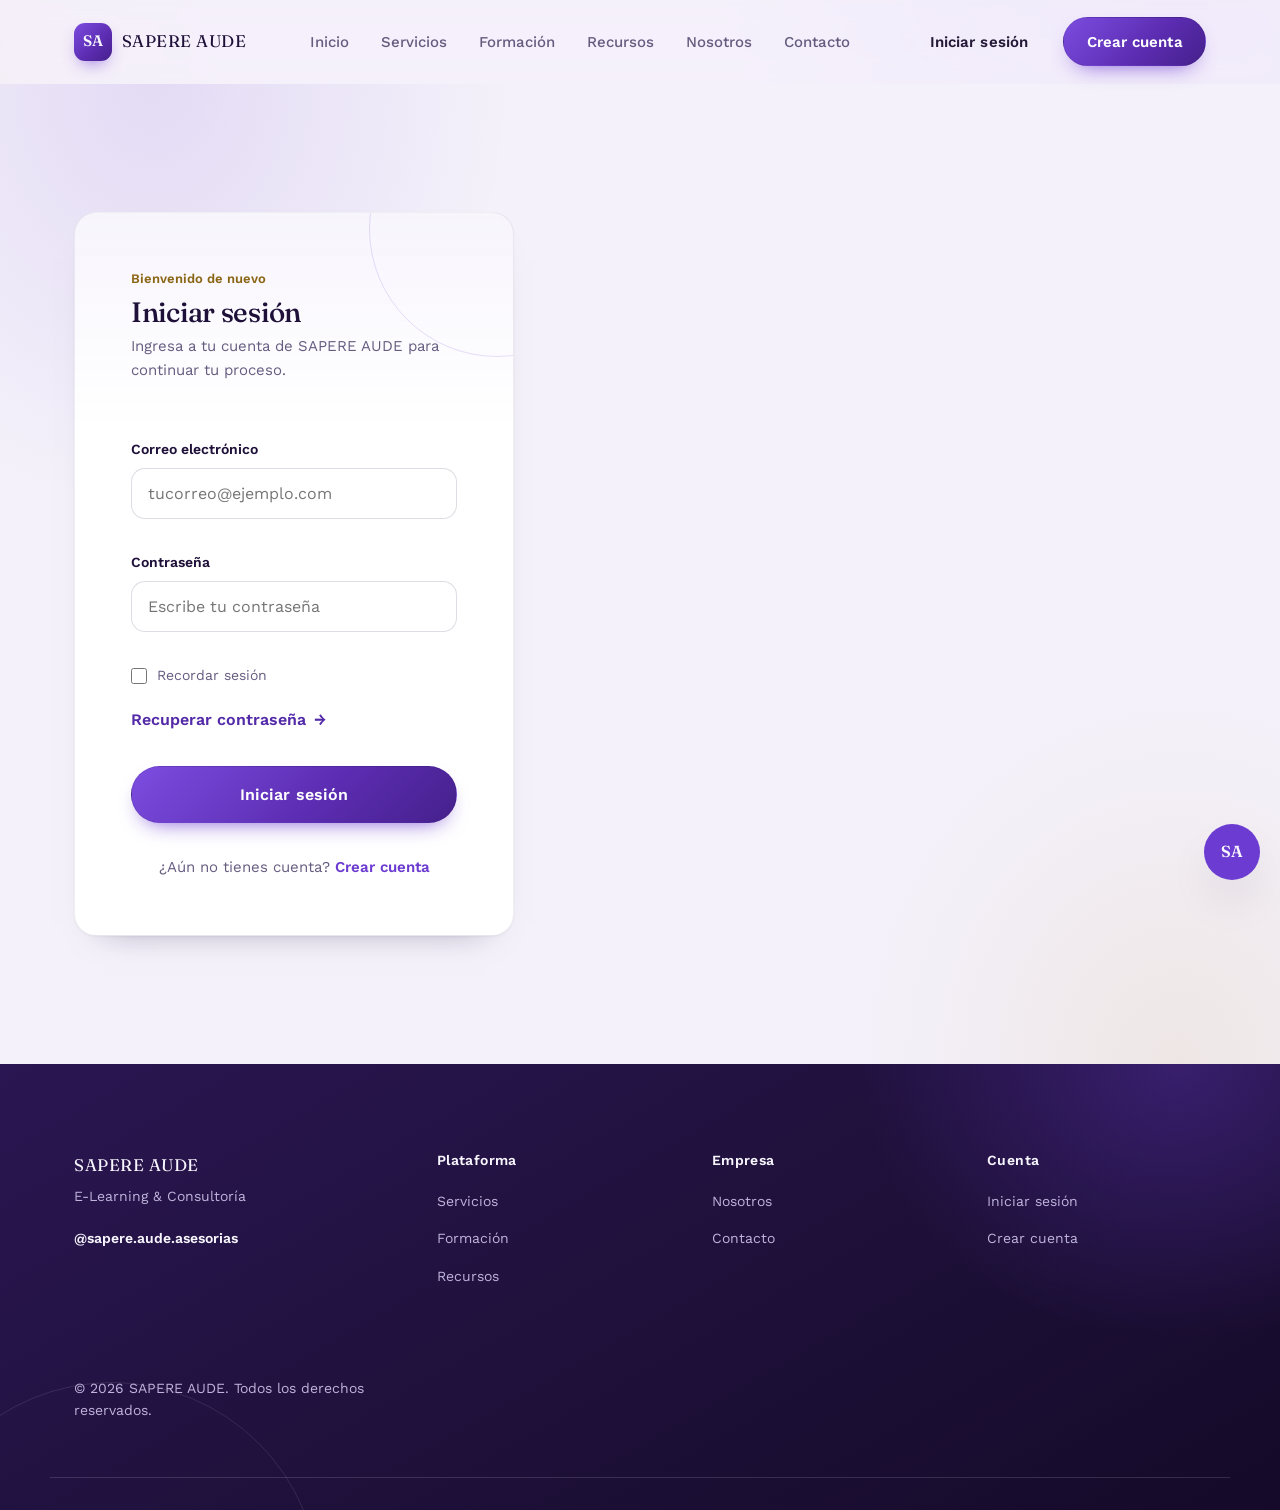
<file: pagos.html>
<!DOCTYPE html>
<html lang="es">
<head>
  <meta charset="UTF-8">
  <meta name="viewport" content="width=device-width, initial-scale=1.0">
  <title>Pagos — SAPERE AUDE</title>
  <meta name="description" content="Pagos de SAPERE AUDE: consulta los programas y productos disponibles y el registro de tus pagos.">
  <meta name="robots" content="noindex">

  <!--
    Guardia de acceso (idéntico al de dashboard.html, reservas.html, chat.html,
    perfil.html y seguimiento.html, ver comentario allá): si no hay una sesión
    válida en 'sapereaude_sesion', se redirige de inmediato a login.html antes
    de pintar contenido privado. La lógica completa de Pagos
    vive en main.js — ver initPagosPage(). Reutiliza el mismo sistema de
    autenticación de la sección 7 de main.js: no se crea un login aparte.
  -->
  <script>
    (function () {
      try {
        var raw = window.localStorage.getItem('sapereaude_sesion');
        var session = raw ? JSON.parse(raw) : null;
        if (!session || !session.loggedIn || !session.userId) {
          window.location.replace('login.html');
        } else if (session.rol === 'administrador') {
          // El Panel de Administración es una interfaz aparte (ver admin.html):
          // una cuenta con rol "administrador" no usa este panel de usuario.
          window.location.replace('admin.html');
        }
      } catch (error) {
        window.location.replace('login.html');
      }
    })();
  </script>

  <link rel="preconnect" href="https://fonts.googleapis.com">
  <link rel="preconnect" href="https://fonts.gstatic.com" crossorigin>
  <link href="https://fonts.googleapis.com/css2?family=Fraunces:opsz,wght@9..144,400;9..144,500;9..144,600&family=Work+Sans:wght@400;500;600;700&display=swap" rel="stylesheet">

  <!-- Hoja de estilos del proyecto (compartida por todas las páginas) -->
  <link rel="stylesheet" href="css/styles.css">
</head>
<body>

  <div class="dashboard" id="dashboard">

    <!-- Fondo oscuro tras el sidebar cuando está abierto en móvil -->
    <div class="dashboard__overlay" id="dashboard-overlay"></div>

    <!-- ======================================================
         SIDEBAR (misma estructura que dashboard.html, reservas.html,
         chat.html, perfil.html y seguimiento.html)
         ====================================================== -->
    <aside class="dashboard__sidebar" id="dashboard-sidebar">

      <div class="dashboard__sidebar-header">
        <a href="index.html" class="logo" aria-label="SAPERE AUDE — Ir al sitio principal">
          <span class="logo__mark">SA</span>
          <span class="logo__text">SAPERE AUDE</span>
        </a>
        <button type="button" class="dashboard-sidebar-close" id="dashboard-sidebar-close" aria-label="Cerrar menú">&times;</button>
      </div>

      <nav class="dashboard-nav" aria-label="Navegación del panel">
        <ul class="dashboard-nav__list">
          <li><a href="dashboard.html" class="dashboard-nav__link">Inicio</a></li>
          <li><a href="reservas.html" class="dashboard-nav__link">Mis reservas</a></li>
          <li><a href="formacion.html" class="dashboard-nav__link">Formación</a></li>
          <li><a href="formacion.html#mis-cursos" class="dashboard-nav__link">Mis cursos</a></li>
          <li><a href="recursos.html" class="dashboard-nav__link">Recursos</a></li>
          <li><a href="chat.html" class="dashboard-nav__link">Mensajes</a></li>
          <li><a href="seguimiento.html" class="dashboard-nav__link">Seguimiento</a></li>
          <li><a href="pagos.html" class="dashboard-nav__link is-active" aria-current="page">Pagos</a></li>
          <li><a href="perfil.html" class="dashboard-nav__link">Mi perfil</a></li>
        </ul>
      </nav>

      <div class="dashboard-sidebar__footer">
        <button type="button" class="dashboard-nav__logout" id="dashboard-logout">Cerrar sesión</button>
      </div>

    </aside>

    <!-- ======================================================
         COLUMNA PRINCIPAL (topbar + contenido)
         ====================================================== -->
    <div class="dashboard__body">

      <!-- TOPBAR (misma estructura que dashboard.html, rellenada por initDashboardPage()) -->
      <header class="dashboard__topbar">
        <button type="button" class="dashboard-sidebar-toggle" id="dashboard-sidebar-toggle" aria-expanded="false" aria-controls="dashboard-sidebar">
          <span></span><span></span><span></span>
          <span class="sr-only">Abrir menú del panel</span>
        </button>

        <p class="dashboard__topbar-title">Pagos</p>

        <div class="dashboard__topbar-actions">
          <button type="button" class="dashboard-notif" aria-label="Notificaciones">
            <span class="dashboard-notif__dot" aria-hidden="true"></span>
          </button>

          <div class="dashboard-user">
            <span class="dashboard-user__avatar" id="dashboard-avatar" aria-hidden="true">--</span>
            <span class="dashboard-user__info">
              <span class="dashboard-user__name" id="dashboard-user-name">Cargando…</span>
              <span class="dashboard-user__type" id="dashboard-user-type">—</span>
            </span>
          </div>
        </div>
      </header>

      <!-- CONTENIDO PRINCIPAL -->
      <main class="dashboard__main" id="main-content">

        <!-- Todo el bloque de Pagos vive dentro de #pagos-page: es el
             elemento que initPagosPage() usa como guardia para saber que
             está en esta página (ver js/main.js). -->
        <section id="pagos-page">

          <section class="dashboard-welcome">
            <h1 class="dashboard-welcome__title">Pagos</h1>
            <p class="dashboard-welcome__text">
              Consulta los programas y productos de SAPERE AUDE, registra el pago de tus
              procesos y revisa tu historial, todo desde un mismo lugar.
            </p>
          </section>

          <!-- ======================================================
               CATÁLOGO DE PRODUCTOS
               Productos y programas reales de SAPERE AUDE, con precios
               reales en pesos colombianos (COP). A diferencia del
               registro de pagos de más abajo (que parte de reservas y
               cursos ya generados por el propio usuario), esta sección
               presenta la oferta de la plataforma. Como este prototipo no está
               conectado a una pasarela de pago, cada producto enlaza al
               formulario de Contacto para solicitar el proceso de compra.
               ====================================================== -->
          <section class="dashboard-section" id="catalogo-productos" aria-labelledby="catalogo-productos-title">
            <div class="dashboard-section__header">
              <h2 id="catalogo-productos-title" class="section__title">Programas y productos</h2>
            </div>

            <div class="courses__grid" id="catalogo-productos-grid">

              <article class="course-card producto-card">
                <div class="course-card__meta">
                  <span class="tag tag--bronze">Formación ejecutiva</span>
                </div>
                <h3 class="course-card__title">Liderazgo de Alto Impacto y Gestión de Equipos</h3>
                <p class="course-card__text">
                  Programa de formación ejecutiva de nivel profesional diseñado bajo los
                  principios de la andragogía (aprendizaje para adultos), el modelo ADDIE y
                  el aprendizaje basado en problemas (PBL). Responde a la necesidad de las
                  organizaciones modernas de contar con líderes capaces de navegar entornos
                  volátiles e inciertos (VUCA/BANI), combinando la efectividad estratégica
                  con una profunda inteligencia emocional y humana. Con una metodología
                  100% práctica y orientada a la aplicación inmediata, los participantes
                  transformarán su estilo de dirección, pasando de la supervisión
                  tradicional al liderazgo transformacional.
                </p>
                <div class="course-card__footer producto-card__footer">
                  <span class="producto-card__precio">$100.000 COP</span>
                  <a href="contacto.html" class="btn btn--secondary">Solicitar información</a>
                </div>
              </article>

              <article class="course-card producto-card">
                <div class="course-card__meta">
                  <span class="tag tag--outline">Idiomas</span>
                </div>
                <h3 class="course-card__title">Libros de vocabulario en inglés y francés</h3>
                <p class="course-card__text">
                  Libros de vocabulario para reforzar el aprendizaje de inglés y francés.
                </p>
                <div class="course-card__footer producto-card__footer">
                  <span class="producto-card__precio">Desde $26.292 COP</span>
                  <a href="contacto.html" class="btn btn--secondary">Solicitar información</a>
                </div>
              </article>

              <article class="course-card producto-card">
                <div class="course-card__meta">
                  <span class="tag tag--outline">Herramienta</span>
                </div>
                <h3 class="course-card__title">Pack Universitario</h3>
                <p class="course-card__text">Incluye:</p>
                <ul class="benefits-list">
                  <li>Planificador semanal</li>
                  <li>Planificador de exámenes / parciales</li>
                  <li>Checklist de trabajos y tareas</li>
                  <li>Técnicas de estudio</li>
                  <li>Plantilla para tomar apuntes</li>
                  <li>Hoja de objetivos</li>
                  <li>Tracker de hábitos</li>
                  <li>Guía de prompts para estudiar con IA</li>
                </ul>
                <div class="course-card__footer producto-card__footer">
                  <span class="producto-card__precio">$20.000 COP</span>
                  <a href="contacto.html" class="btn btn--secondary">Solicitar información</a>
                </div>
              </article>

            </div>
          </section>

          <!-- ======================================================
               REGISTRAR UN PAGO
               ====================================================== -->
          <section class="dashboard-section" id="pago-form-section" aria-labelledby="pago-form-title">
            <div class="dashboard-section__header">
              <h2 id="pago-form-title" class="section__title">Registrar un pago</h2>
            </div>

            <div class="dashboard-card">
              <form class="form-grid" id="pago-form" novalidate>

                <div class="form-group form-group--full">
                  <label for="pago-proceso" class="form-label">Proceso</label>
                  <select id="pago-proceso" name="proceso" class="form-select">
                    <!-- Rellenado por poblarProcesos() en js/main.js a partir de
                         las reservas confirmadas y los cursos inscritos reales
                         del usuario, más una opción sin proceso asociado. -->
                  </select>
                  <p class="form-error" id="pago-proceso-error"></p>
                </div>

                <!-- Resumen del proceso elegido: se recalcula en cada cambio de
                     #pago-proceso (ver actualizarResumen() en js/main.js). -->
                <div class="form-group form-group--full">
                  <div class="pago-resumen" id="pago-resumen" aria-live="polite"></div>
                </div>

                <div class="form-group form-group--full">
                  <span class="form-label">Método de pago</span>
                  <div class="user-type-group" id="pago-metodo-group">
                    <input type="radio" id="pago-metodo-tarjeta" name="metodo-pago" value="Tarjeta">
                    <label for="pago-metodo-tarjeta" class="user-type-option">Tarjeta</label>

                    <input type="radio" id="pago-metodo-transferencia" name="metodo-pago" value="Transferencia">
                    <label for="pago-metodo-transferencia" class="user-type-option">Transferencia</label>

                    <input type="radio" id="pago-metodo-efectivo" name="metodo-pago" value="Efectivo">
                    <label for="pago-metodo-efectivo" class="user-type-option">Efectivo</label>
                  </div>
                  <p class="form-error" id="pago-metodo-error"></p>
                </div>

                <!-- Campos de tarjeta: solo se muestran si el método elegido es
                     "Tarjeta". initPagosPage() valida su formato en pantalla y los
                     descarta: nunca se escriben en localStorage. -->
                <div class="form-group form-group--full pago-tarjeta-campos" id="pago-tarjeta-campos" hidden>
                  <p class="dashboard-card__hint">
                    Los datos de la tarjeta no se guardan en ningún momento.
                  </p>

                  <div class="form-grid">
                    <div class="form-group form-group--full">
                      <label for="pago-tarjeta-nombre" class="form-label">Nombre en la tarjeta</label>
                      <input type="text" id="pago-tarjeta-nombre" class="form-input" placeholder="Nombre como aparece en la tarjeta" autocomplete="off">
                      <p class="form-error" id="pago-tarjeta-nombre-error"></p>
                    </div>

                    <div class="form-group">
                      <label for="pago-tarjeta-numero" class="form-label">Número de tarjeta</label>
                      <input type="text" id="pago-tarjeta-numero" class="form-input" placeholder="4111 1111 1111 1111" inputmode="numeric" autocomplete="off" maxlength="19">
                      <p class="form-error" id="pago-tarjeta-numero-error"></p>
                    </div>

                    <div class="form-group">
                      <label for="pago-tarjeta-vencimiento" class="form-label">Vencimiento</label>
                      <input type="text" id="pago-tarjeta-vencimiento" class="form-input" placeholder="MM/AA" inputmode="numeric" autocomplete="off" maxlength="5">
                      <p class="form-error" id="pago-tarjeta-vencimiento-error"></p>
                    </div>

                    <div class="form-group">
                      <label for="pago-tarjeta-cvv" class="form-label">Código de seguridad</label>
                      <input type="text" id="pago-tarjeta-cvv" class="form-input" placeholder="123" inputmode="numeric" autocomplete="off" maxlength="4">
                      <p class="form-error" id="pago-tarjeta-cvv-error"></p>
                    </div>
                  </div>
                </div>

                <div class="form-group form-group--full form-actions">
                  <button type="submit" class="btn btn--primary btn--lg">Registrar pago</button>
                  <p class="form-error" id="pago-form-error"></p>
                </div>

              </form>

              <!-- Rellenado por mostrarConfirmacionPago() en js/main.js tras
                   registrar un pago. Misma estructura visual que
                   #reserva-confirmacion en reservas.html. -->
              <div class="reserva-confirmacion" id="pago-confirmacion" hidden></div>
            </div>
          </section>

          <!-- ======================================================
               MIS PAGOS
               ====================================================== -->
          <section class="dashboard-section" id="mis-pagos" aria-labelledby="mis-pagos-title">
            <div class="dashboard-section__header">
              <h2 id="mis-pagos-title" class="section__title">Mis pagos</h2>
            </div>

            <!-- Rellenado por renderMisPagos() en js/main.js -->
            <div class="reservas-grid" id="mis-pagos-lista" hidden></div>

            <div class="reservas-empty" id="mis-pagos-vacia" hidden>
              <p>Todavía no tienes pagos registrados.</p>
            </div>
          </section>

        </section>

        <footer class="dashboard-footer">
          <p>&copy; <span id="current-year">2026</span> SAPERE AUDE. Todos los derechos reservados.</p>
        </footer>

      </main>
    </div>
  </div>

  <!-- Modal genérico para "Ver detalles" de un pago -->
  <div class="modal-overlay" id="modal-overlay">
    <div class="modal" role="dialog" aria-modal="true" aria-labelledby="modal-body">
      <button type="button" class="modal__close" id="modal-close" aria-label="Cerrar">&times;</button>
      <div id="modal-body"></div>
    </div>
  </div>

  <!-- Script del proyecto (compartido por todas las páginas) -->
  <script src="js/main.js" defer></script>
</body>
</html>
</file>
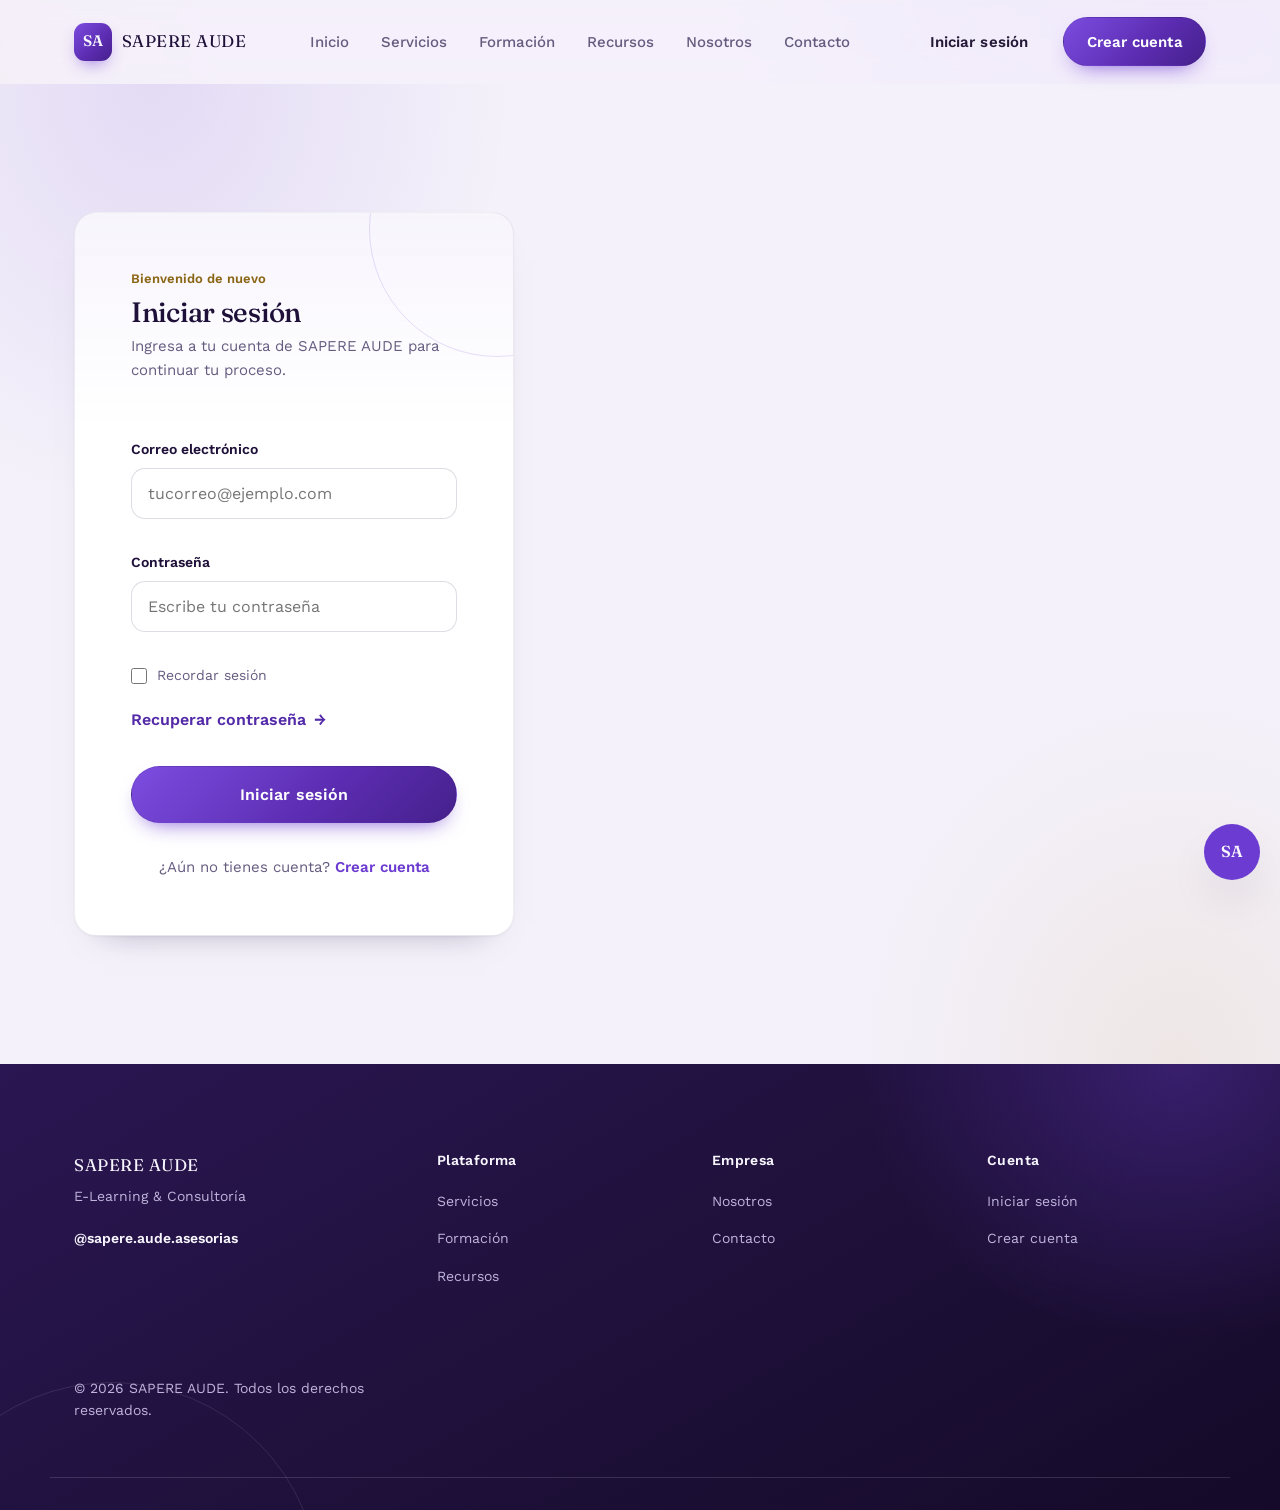
<file: perfil.html>
<!DOCTYPE html>
<html lang="es">
<head>
  <meta charset="UTF-8">
  <meta name="viewport" content="width=device-width, initial-scale=1.0">
  <title>Mi perfil — SAPERE AUDE</title>
  <meta name="description" content="Consulta y edita la información de tu cuenta en SAPERE AUDE.">
  <meta name="robots" content="noindex">

  <!--
    Guardia de acceso (idéntico al de dashboard.html, reservas.html y
    chat.html, ver comentario allá): si no hay una sesión válida en
    'sapereaude_sesion', se redirige de inmediato a login.html antes de
    pintar contenido privado. La lógica completa de Mi Perfil vive en
    main.js — ver initPerfilPage().
  -->
  <script>
    (function () {
      try {
        var raw = window.localStorage.getItem('sapereaude_sesion');
        var session = raw ? JSON.parse(raw) : null;
        if (!session || !session.loggedIn || !session.userId) {
          window.location.replace('login.html');
        } else if (session.rol === 'administrador') {
          // El Panel de Administración es una interfaz aparte (ver admin.html):
          // una cuenta con rol "administrador" no usa este panel de usuario.
          window.location.replace('admin.html');
        }
      } catch (error) {
        window.location.replace('login.html');
      }
    })();
  </script>

  <link rel="preconnect" href="https://fonts.googleapis.com">
  <link rel="preconnect" href="https://fonts.gstatic.com" crossorigin>
  <link href="https://fonts.googleapis.com/css2?family=Fraunces:opsz,wght@9..144,400;9..144,500;9..144,600&family=Work+Sans:wght@400;500;600;700&display=swap" rel="stylesheet">

  <!-- Hoja de estilos del proyecto (compartida por todas las páginas) -->
  <link rel="stylesheet" href="css/styles.css">
</head>
<body>

  <div class="dashboard" id="dashboard">

    <!-- Fondo oscuro tras el sidebar cuando está abierto en móvil -->
    <div class="dashboard__overlay" id="dashboard-overlay"></div>

    <!-- ======================================================
         SIDEBAR (misma estructura que dashboard.html, reservas.html y chat.html)
         ====================================================== -->
    <aside class="dashboard__sidebar" id="dashboard-sidebar">

      <div class="dashboard__sidebar-header">
        <a href="index.html" class="logo" aria-label="SAPERE AUDE — Ir al sitio principal">
          <span class="logo__mark">SA</span>
          <span class="logo__text">SAPERE AUDE</span>
        </a>
        <button type="button" class="dashboard-sidebar-close" id="dashboard-sidebar-close" aria-label="Cerrar menú">&times;</button>
      </div>

      <nav class="dashboard-nav" aria-label="Navegación del panel">
        <ul class="dashboard-nav__list">
          <li><a href="dashboard.html" class="dashboard-nav__link">Inicio</a></li>
          <li><a href="reservas.html" class="dashboard-nav__link">Mis reservas</a></li>
          <li><a href="formacion.html" class="dashboard-nav__link">Formación</a></li>
          <li><a href="formacion.html#mis-cursos" class="dashboard-nav__link">Mis cursos</a></li>
          <li><a href="recursos.html" class="dashboard-nav__link">Recursos</a></li>
          <li><a href="chat.html" class="dashboard-nav__link">Mensajes</a></li>
          <li><a href="seguimiento.html" class="dashboard-nav__link">Seguimiento</a></li>
          <li><a href="pagos.html" class="dashboard-nav__link">Pagos</a></li>
          <li><a href="perfil.html" class="dashboard-nav__link is-active" aria-current="page">Mi perfil</a></li>
        </ul>
      </nav>

      <div class="dashboard-sidebar__footer">
        <button type="button" class="dashboard-nav__logout" id="dashboard-logout">Cerrar sesión</button>
      </div>

    </aside>

    <!-- ======================================================
         COLUMNA PRINCIPAL (topbar + contenido)
         ====================================================== -->
    <div class="dashboard__body">

      <!-- TOPBAR (misma estructura que dashboard.html, rellenada por initDashboardPage()) -->
      <header class="dashboard__topbar">
        <button type="button" class="dashboard-sidebar-toggle" id="dashboard-sidebar-toggle" aria-expanded="false" aria-controls="dashboard-sidebar">
          <span></span><span></span><span></span>
          <span class="sr-only">Abrir menú del panel</span>
        </button>

        <p class="dashboard__topbar-title">Mi perfil</p>

        <div class="dashboard__topbar-actions">
          <button type="button" class="dashboard-notif" aria-label="Notificaciones">
            <span class="dashboard-notif__dot" aria-hidden="true"></span>
          </button>

          <div class="dashboard-user">
            <span class="dashboard-user__avatar" id="dashboard-avatar" aria-hidden="true">--</span>
            <span class="dashboard-user__info">
              <span class="dashboard-user__name" id="dashboard-user-name">Cargando…</span>
              <span class="dashboard-user__type" id="dashboard-user-type">—</span>
            </span>
          </div>
        </div>
      </header>

      <!-- CONTENIDO PRINCIPAL -->
      <main class="dashboard__main" id="main-content">

        <!-- Todo el bloque de Mi Perfil vive dentro de #perfil-page: es el
             elemento que initPerfilPage() usa como guardia para saber que
             está en esta página (ver js/main.js). -->
        <section id="perfil-page">

          <section class="dashboard-welcome">
            <h1 class="dashboard-welcome__title">Mi perfil</h1>
            <p class="dashboard-welcome__text">
              Consulta y actualiza la información de tu cuenta. Solo se muestran los
              datos que realmente se guardaron al crear tu cuenta en SAPERE AUDE.
            </p>
          </section>

          <section class="dashboard-section" aria-labelledby="perfil-datos-title">
            <div class="dashboard-section__header">
              <h2 id="perfil-datos-title" class="section__title">Datos de la cuenta</h2>
            </div>

            <div class="dashboard-card">
              <form class="form-grid" id="perfil-form" novalidate>

                <div class="form-group">
                  <label for="perfil-nombre" class="form-label">Nombre</label>
                  <input type="text" id="perfil-nombre" name="nombre" class="form-input" required maxlength="80">
                  <p class="form-error" id="perfil-nombre-error"></p>
                </div>

                <div class="form-group">
                  <label for="perfil-apellido" class="form-label">Apellido</label>
                  <input type="text" id="perfil-apellido" name="apellido" class="form-input" required maxlength="80">
                  <p class="form-error" id="perfil-apellido-error"></p>
                </div>

                <div class="form-group form-group--full">
                  <label for="perfil-correo" class="form-label">Correo electrónico</label>
                  <input type="email" id="perfil-correo" name="correo" class="form-input" required maxlength="120">
                  <p class="form-error" id="perfil-correo-error"></p>
                </div>

                <div class="form-group form-group--full">
                  <span class="form-label">Tipo de usuario</span>
                  <div class="user-type-group">
                    <input type="radio" id="perfil-tipo-estudiante" name="tipo-usuario" value="estudiante">
                    <label for="perfil-tipo-estudiante" class="user-type-option">Estudiante</label>

                    <input type="radio" id="perfil-tipo-profesional" name="tipo-usuario" value="profesional">
                    <label for="perfil-tipo-profesional" class="user-type-option">Profesional</label>

                    <input type="radio" id="perfil-tipo-empresa" name="tipo-usuario" value="empresa">
                    <label for="perfil-tipo-empresa" class="user-type-option">Empresa / Organización</label>
                  </div>
                </div>

                <div class="form-group form-group--full form-actions">
                  <button type="submit" class="btn btn--primary btn--lg" id="perfil-submit">Guardar cambios</button>
                  <p class="form-error" id="perfil-form-error"></p>
                  <p class="form-success" id="perfil-form-success" role="status" aria-live="polite">
                    Tus datos se actualizaron correctamente.
                  </p>
                </div>

              </form>
            </div>
          </section>

          <!-- Contraseña: fuera de alcance por ahora (ver informe). No se
               muestra ni se permite editar la contraseña almacenada. -->
          <section class="dashboard-section" aria-labelledby="perfil-password-title">
            <div class="dashboard-section__header">
              <h2 id="perfil-password-title" class="section__title">Contraseña</h2>
            </div>
            <div class="dashboard-card">
              <p class="dashboard-card__empty">
                El cambio de contraseña todavía no está disponible en esta versión de la plataforma.
              </p>
            </div>
          </section>

        </section>

        <footer class="dashboard-footer">
          <p>&copy; <span id="current-year">2026</span> SAPERE AUDE. Todos los derechos reservados.</p>
        </footer>

      </main>
    </div>
  </div>

  <!-- Script del proyecto (compartido por todas las páginas) -->
  <script src="js/main.js" defer></script>
</body>
</html>
</file>
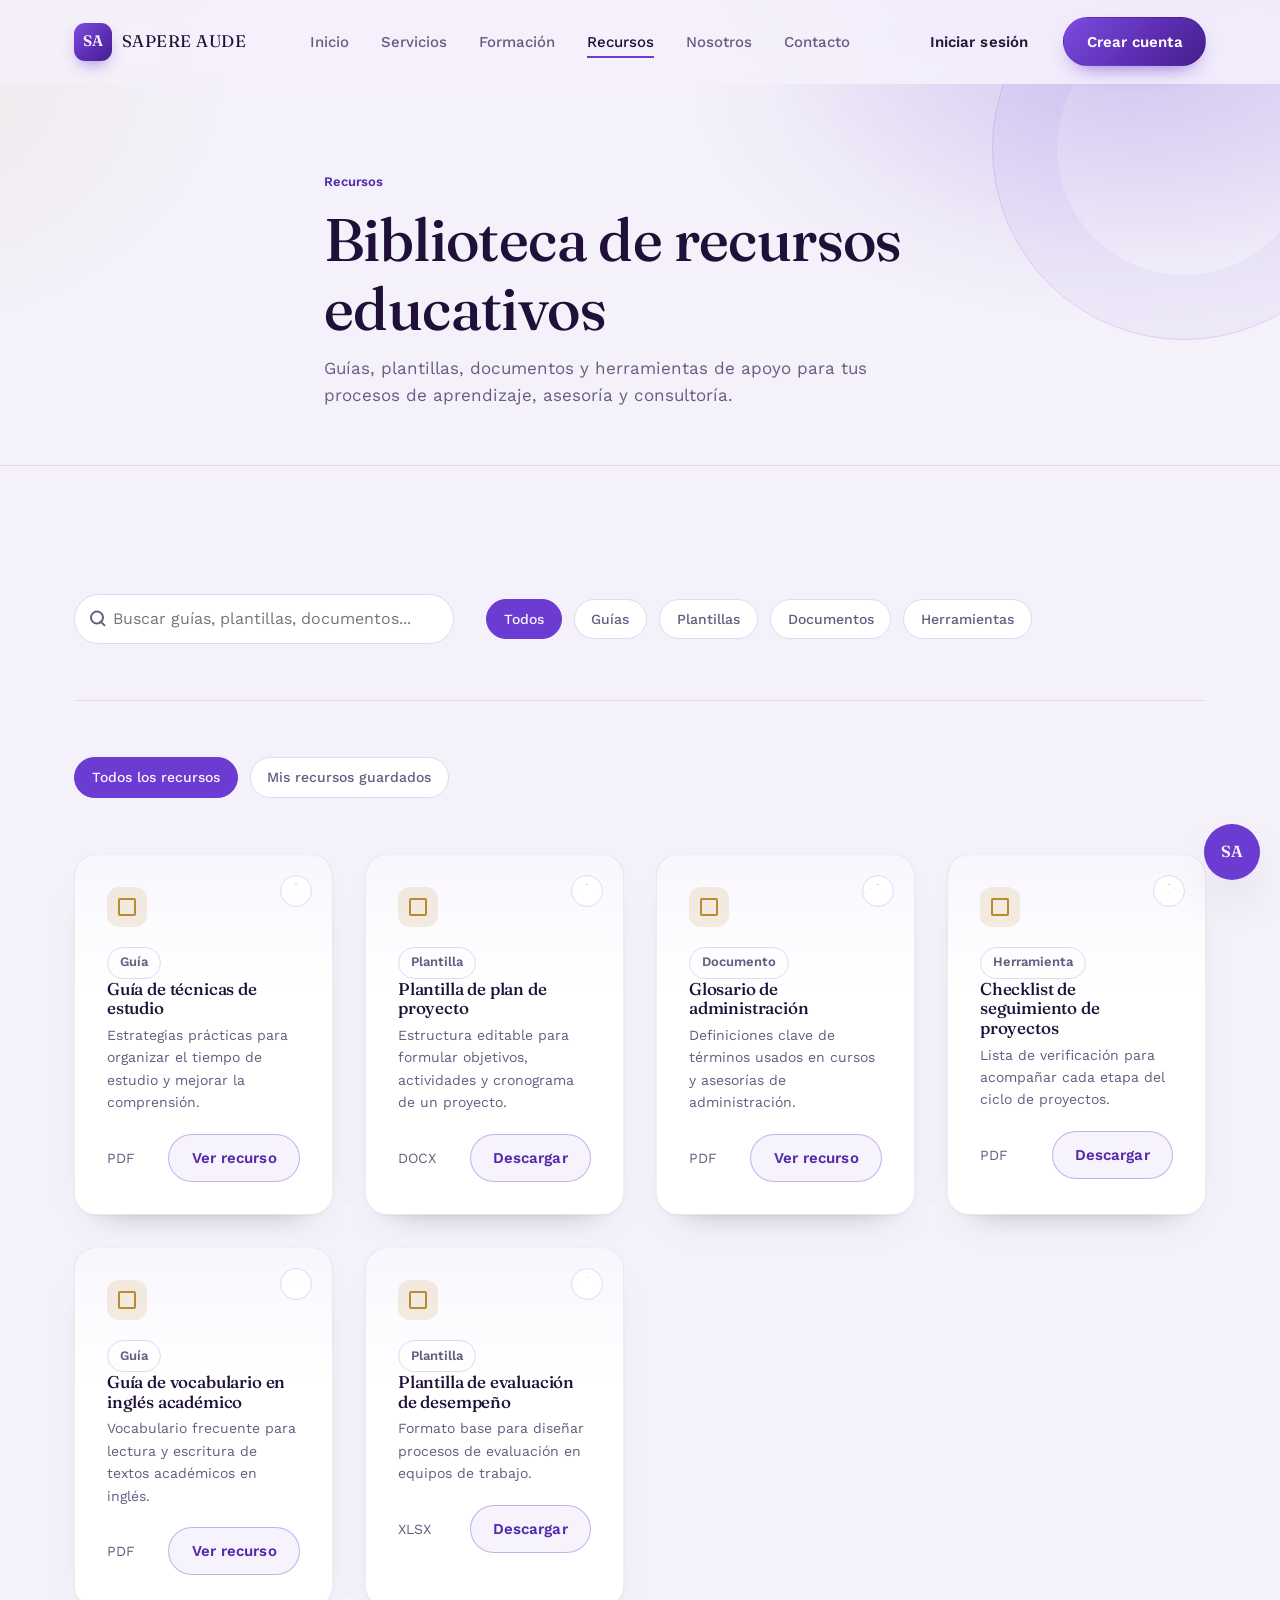
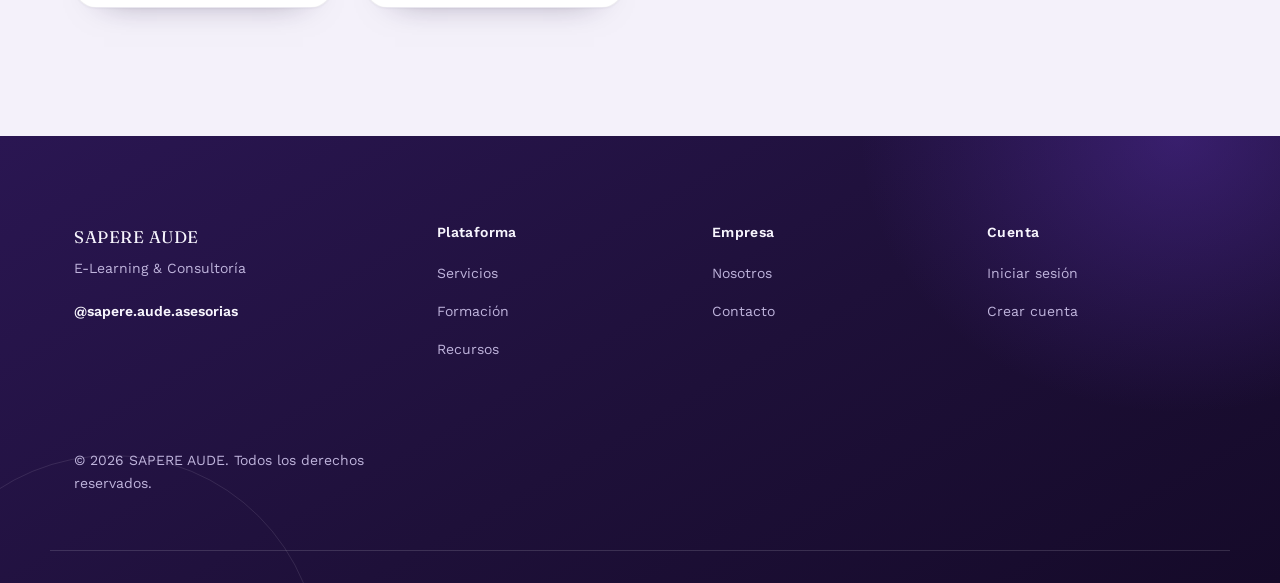
<file: recursos.html>
<!DOCTYPE html>
<html lang="es">
<head>
  <meta charset="UTF-8">
  <meta name="viewport" content="width=device-width, initial-scale=1.0">
  <title>Recursos — SAPERE AUDE</title>
  <meta name="description" content="Biblioteca de recursos educativos de SAPERE AUDE: guías, plantillas, documentos y herramientas de apoyo.">

  <link rel="preconnect" href="https://fonts.googleapis.com">
  <link rel="preconnect" href="https://fonts.gstatic.com" crossorigin>
  <link href="https://fonts.googleapis.com/css2?family=Fraunces:opsz,wght@9..144,400;9..144,500;9..144,600&family=Work+Sans:wght@400;500;600;700&display=swap" rel="stylesheet">

  <!-- Hoja de estilos del proyecto (compartida por todas las páginas) -->
  <link rel="stylesheet" href="css/styles.css">
</head>
<body>

  <!-- ======================================================
       HEADER / NAVEGACIÓN PRINCIPAL
       ====================================================== -->
  <header class="site-header" id="site-header">
    <div class="container site-header__inner">

      <a href="index.html" class="logo" aria-label="SAPERE AUDE — Ir al inicio">
        <span class="logo__mark">SA</span>
        <span class="logo__text">SAPERE AUDE</span>
      </a>

      <!-- Botón de menú móvil (se activará con JavaScript en un módulo posterior) -->
      <button class="nav-toggle" id="nav-toggle" aria-expanded="false" aria-controls="primary-nav">
        <span class="nav-toggle__bar"></span>
        <span class="nav-toggle__bar"></span>
        <span class="nav-toggle__bar"></span>
        <span class="sr-only">Abrir menú</span>
      </button>

      <nav class="primary-nav" id="primary-nav" aria-label="Navegación principal">
        <ul class="primary-nav__list">
          <li><a href="index.html" class="primary-nav__link">Inicio</a></li>
          <li><a href="servicios.html" class="primary-nav__link">Servicios</a></li>
          <li><a href="formacion.html" class="primary-nav__link">Formación</a></li>
          <li><a href="recursos.html" class="primary-nav__link is-active">Recursos</a></li>
          <li><a href="nosotros.html" class="primary-nav__link">Nosotros</a></li>
          <li><a href="contacto.html" class="primary-nav__link">Contacto</a></li>
        </ul>

        <div class="primary-nav__actions" id="nav-actions">
          <a href="login.html" class="btn btn--ghost" data-auth="guest">Iniciar sesión</a>
          <a href="registro.html" class="btn btn--primary" data-auth="guest">Crear cuenta</a>
          <span class="nav-greeting" data-auth="user" id="nav-greeting" hidden></span>
          <a href="dashboard.html" class="btn btn--ghost" data-auth="user" id="nav-dashboard-link" hidden>Mi panel</a>
          <button type="button" class="btn btn--ghost" data-auth="user" id="nav-logout" hidden>Cerrar sesión</button>
        </div>
      </nav>

    </div>
  </header>

  <main id="main-content">
    <!-- ======================================================
         ENCABEZADO DE PÁGINA
         ====================================================== -->
    <section class="page-hero" aria-labelledby="page-title">
      <div class="container page-hero__inner">
        <p class="page-hero__kicker">Recursos</p>
        <h1 id="page-title" class="page-hero__title">Biblioteca de recursos educativos</h1>
        <p class="page-hero__lead">
          Guías, plantillas, documentos y herramientas de apoyo para tus procesos
          de aprendizaje, asesoría y consultoría.
        </p>
      </div>
    </section>

    <!-- ======================================================
         BÚSQUEDA Y FILTROS + LISTADO DE RECURSOS
         ====================================================== -->
    <section class="section services" aria-labelledby="resources-title">
      <div class="container">
        <h2 id="resources-title" class="sr-only">Buscar y filtrar recursos</h2>

        <!-- Buscador y filtros: activados por js/main.js -->
        <div class="filter-bar">
          <div class="search-field">
            <label for="resource-search" class="sr-only">Buscar recursos</label>
            <input type="search" id="resource-search" class="search-field__input" placeholder="Buscar guías, plantillas, documentos...">
          </div>
          <div class="filter-chips" id="resource-filters" role="group" aria-label="Filtrar por categoría">
            <button type="button" class="filter-chip is-active" data-filter="todos">Todos</button>
            <button type="button" class="filter-chip" data-filter="guias">Guías</button>
            <button type="button" class="filter-chip" data-filter="plantillas">Plantillas</button>
            <button type="button" class="filter-chip" data-filter="documentos">Documentos</button>
            <button type="button" class="filter-chip" data-filter="herramientas">Herramientas</button>
          </div>
        </div>

        <!-- Vista: todos los recursos vs. guardados por el usuario. "Guardados"
             requiere sesión iniciada (ver initResourceActions() en js/main.js);
             si no hay sesión, se redirige a login.html al pulsarlo. -->
        <div class="filter-chips resource-view-tabs" id="resource-view-tabs" role="group" aria-label="Vista de recursos">
          <button type="button" class="filter-chip is-active" data-view="todos">Todos los recursos</button>
          <button type="button" class="filter-chip" data-view="guardados">Mis recursos guardados</button>
        </div>

        <div class="resources__grid" id="resources-grid">

          <article class="resource-card" data-category="guias" data-resource-id="guia-tecnicas-estudio">
            <button type="button" class="resource-card__save" data-action="favorito" data-resource-id="guia-tecnicas-estudio" aria-pressed="false" aria-label="Guardar recurso">
              <span class="resource-card__save-icon" aria-hidden="true"></span>
            </button>
            <div class="resource-card__icon" aria-hidden="true"></div>
            <span class="tag tag--outline">Guía</span>
            <h3 class="resource-card__title">Guía de técnicas de estudio</h3>
            <p class="resource-card__text">
              Estrategias prácticas para organizar el tiempo de estudio y mejorar la comprensión.
            </p>
            <div class="resource-card__footer">
              <span class="course-card__duration">PDF</span>
              <button type="button" class="btn btn--secondary" data-action="ver-recurso">Ver recurso</button>
            </div>
          </article>

          <article class="resource-card" data-category="plantillas" data-resource-id="plantilla-plan-proyecto">
            <button type="button" class="resource-card__save" data-action="favorito" data-resource-id="plantilla-plan-proyecto" aria-pressed="false" aria-label="Guardar recurso">
              <span class="resource-card__save-icon" aria-hidden="true"></span>
            </button>
            <div class="resource-card__icon" aria-hidden="true"></div>
            <span class="tag tag--outline">Plantilla</span>
            <h3 class="resource-card__title">Plantilla de plan de proyecto</h3>
            <p class="resource-card__text">
              Estructura editable para formular objetivos, actividades y cronograma de un proyecto.
            </p>
            <div class="resource-card__footer">
              <span class="course-card__duration">DOCX</span>
              <button type="button" class="btn btn--secondary" data-action="descargar" data-resource-id="plantilla-plan-proyecto">Descargar</button>
            </div>
          </article>

          <article class="resource-card" data-category="documentos" data-resource-id="glosario-administracion">
            <button type="button" class="resource-card__save" data-action="favorito" data-resource-id="glosario-administracion" aria-pressed="false" aria-label="Guardar recurso">
              <span class="resource-card__save-icon" aria-hidden="true"></span>
            </button>
            <div class="resource-card__icon" aria-hidden="true"></div>
            <span class="tag tag--outline">Documento</span>
            <h3 class="resource-card__title">Glosario de administración</h3>
            <p class="resource-card__text">
              Definiciones clave de términos usados en cursos y asesorías de administración.
            </p>
            <div class="resource-card__footer">
              <span class="course-card__duration">PDF</span>
              <button type="button" class="btn btn--secondary" data-action="ver-recurso">Ver recurso</button>
            </div>
          </article>

          <article class="resource-card" data-category="herramientas" data-resource-id="checklist-seguimiento-proyectos">
            <button type="button" class="resource-card__save" data-action="favorito" data-resource-id="checklist-seguimiento-proyectos" aria-pressed="false" aria-label="Guardar recurso">
              <span class="resource-card__save-icon" aria-hidden="true"></span>
            </button>
            <div class="resource-card__icon" aria-hidden="true"></div>
            <span class="tag tag--outline">Herramienta</span>
            <h3 class="resource-card__title">Checklist de seguimiento de proyectos</h3>
            <p class="resource-card__text">
              Lista de verificación para acompañar cada etapa del ciclo de proyectos.
            </p>
            <div class="resource-card__footer">
              <span class="course-card__duration">PDF</span>
              <button type="button" class="btn btn--secondary" data-action="descargar" data-resource-id="checklist-seguimiento-proyectos">Descargar</button>
            </div>
          </article>

          <article class="resource-card" data-category="guias" data-resource-id="guia-vocabulario-ingles">
            <button type="button" class="resource-card__save" data-action="favorito" data-resource-id="guia-vocabulario-ingles" aria-pressed="false" aria-label="Guardar recurso">
              <span class="resource-card__save-icon" aria-hidden="true"></span>
            </button>
            <div class="resource-card__icon" aria-hidden="true"></div>
            <span class="tag tag--outline">Guía</span>
            <h3 class="resource-card__title">Guía de vocabulario en inglés académico</h3>
            <p class="resource-card__text">
              Vocabulario frecuente para lectura y escritura de textos académicos en inglés.
            </p>
            <div class="resource-card__footer">
              <span class="course-card__duration">PDF</span>
              <button type="button" class="btn btn--secondary" data-action="ver-recurso">Ver recurso</button>
            </div>
          </article>

          <article class="resource-card" data-category="plantillas" data-resource-id="plantilla-evaluacion-desempeno">
            <button type="button" class="resource-card__save" data-action="favorito" data-resource-id="plantilla-evaluacion-desempeno" aria-pressed="false" aria-label="Guardar recurso">
              <span class="resource-card__save-icon" aria-hidden="true"></span>
            </button>
            <div class="resource-card__icon" aria-hidden="true"></div>
            <span class="tag tag--outline">Plantilla</span>
            <h3 class="resource-card__title">Plantilla de evaluación de desempeño</h3>
            <p class="resource-card__text">
              Formato base para diseñar procesos de evaluación en equipos de trabajo.
            </p>
            <div class="resource-card__footer">
              <span class="course-card__duration">XLSX</span>
              <button type="button" class="btn btn--secondary" data-action="descargar" data-resource-id="plantilla-evaluacion-desempeno">Descargar</button>
            </div>
          </article>

        </div>

        <!-- Estado sin resultados: oculto por defecto, lo activa js/main.js.
             El mismo elemento se reutiliza para "sin resultados de búsqueda/filtro"
             y para "aún no tienes recursos guardados" (initRecursosPage cambia el texto). -->
        <p class="resources__empty" id="resources-empty">
          No encontramos recursos que coincidan con tu búsqueda o filtro.
        </p>
      </div>
    </section>

  </main>

  <!-- ======================================================
       FOOTER
       ====================================================== -->
  <footer class="site-footer">
    <div class="container site-footer__inner">

      <div class="site-footer__brand">
        <span class="logo__text">SAPERE AUDE</span>
        <p class="site-footer__tagline">E-Learning & Consultoría</p>
        <a href="https://www.instagram.com/sapere.aude.asesorias" class="site-footer__social" target="_blank" rel="noopener">@sapere.aude.asesorias</a>
      </div>

      <nav class="site-footer__col" aria-label="Plataforma">
        <h3 class="site-footer__heading">Plataforma</h3>
        <ul>
          <li><a href="servicios.html">Servicios</a></li>
          <li><a href="formacion.html">Formación</a></li>
          <li><a href="recursos.html">Recursos</a></li>
        </ul>
      </nav>

      <nav class="site-footer__col" aria-label="Empresa">
        <h3 class="site-footer__heading">Empresa</h3>
        <ul>
          <li><a href="nosotros.html">Nosotros</a></li>
          <li><a href="contacto.html">Contacto</a></li>
        </ul>
      </nav>

      <nav class="site-footer__col" aria-label="Cuenta">
        <h3 class="site-footer__heading">Cuenta</h3>
        <ul>
          <li><a href="login.html">Iniciar sesión</a></li>
          <li><a href="registro.html">Crear cuenta</a></li>
        </ul>
      </nav>

      <div class="site-footer__bottom">
        <p>&copy; <span id="current-year">2026</span> SAPERE AUDE. Todos los derechos reservados.</p>
      </div>

    </div>
  </footer>

  <!-- Modal de detalle de recurso: título, categoría, tipo, descripción,
       contenido disponible, descargar y guardar/quitar de favoritos.
       Misma estructura que el modal de reservas.html y formacion.html. -->
  <div class="modal-overlay" id="modal-overlay">
    <div class="modal" role="dialog" aria-modal="true" aria-labelledby="modal-body">
      <button type="button" class="modal__close" id="modal-close" aria-label="Cerrar">&times;</button>
      <div id="modal-body"></div>
    </div>
  </div>

  <!-- Script del proyecto (compartido por todas las páginas) -->
  <script src="js/main.js" defer></script>
</body>
</html>
</file>
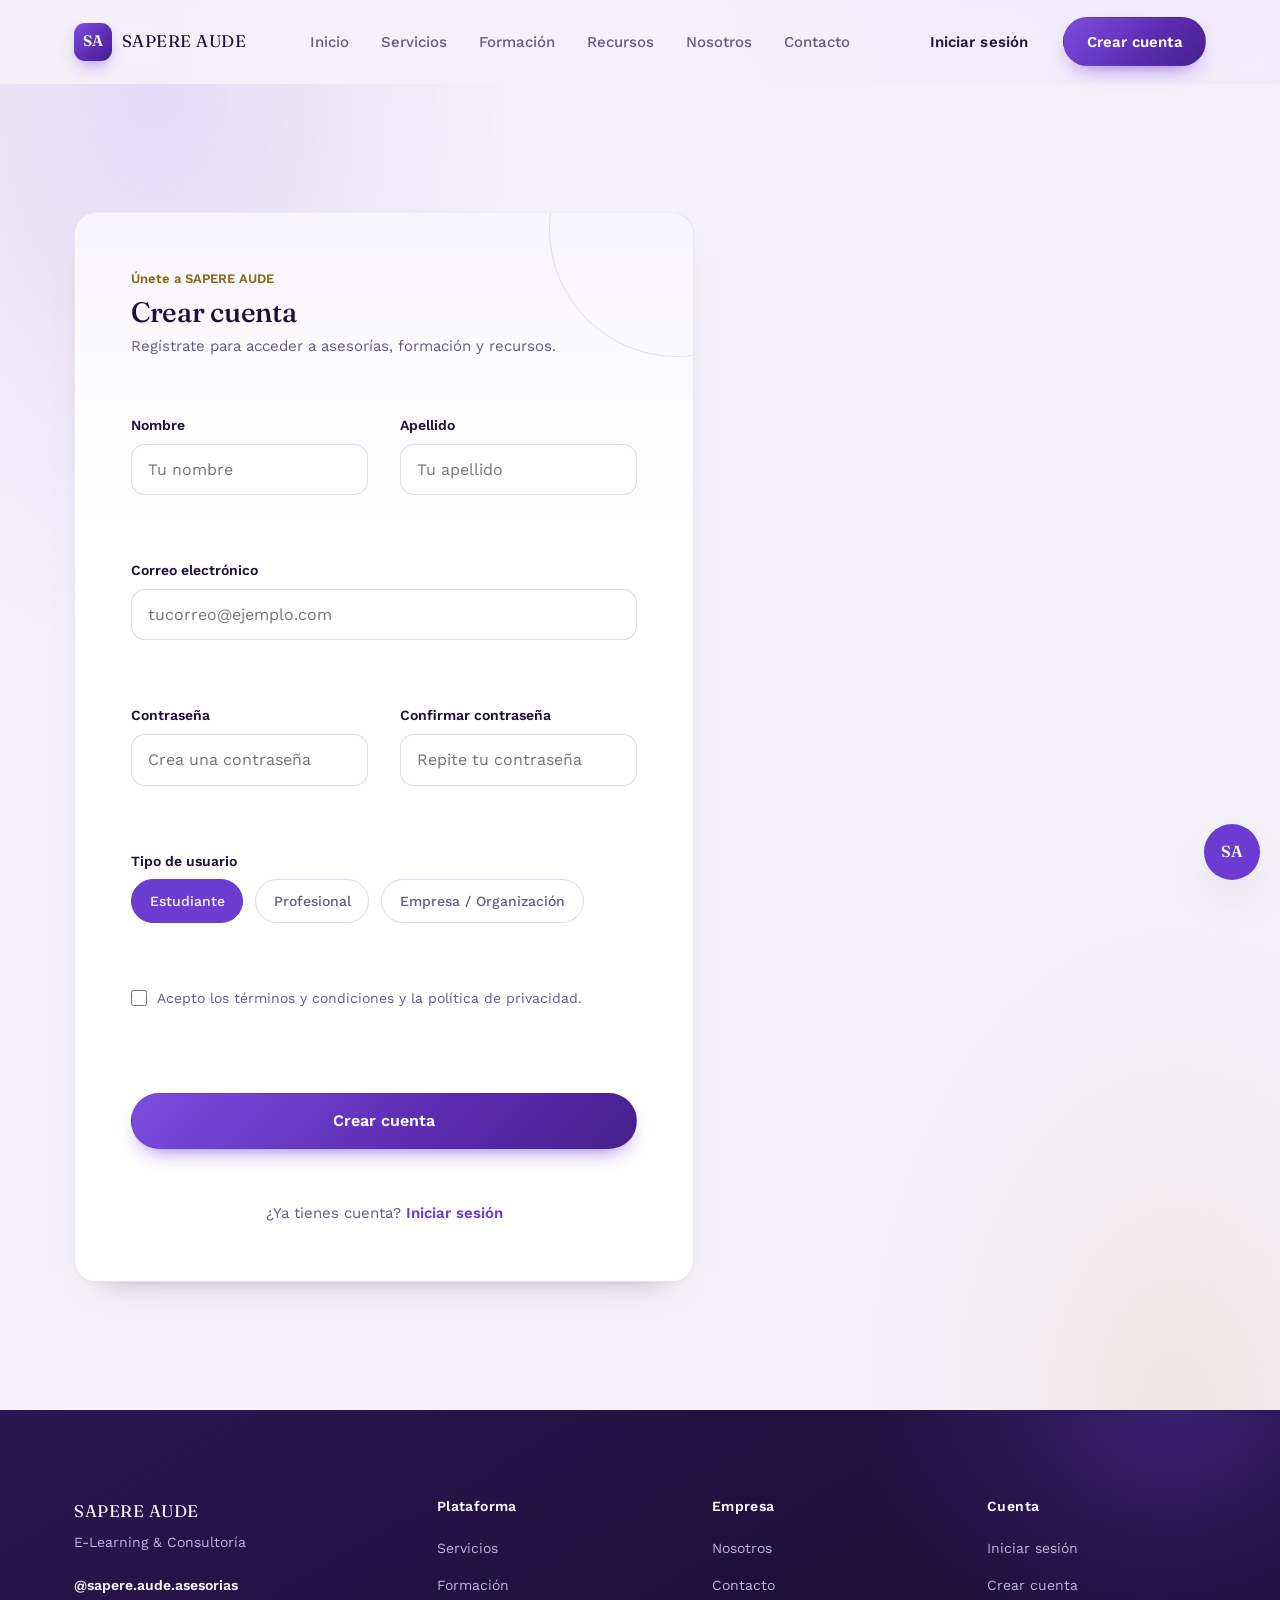
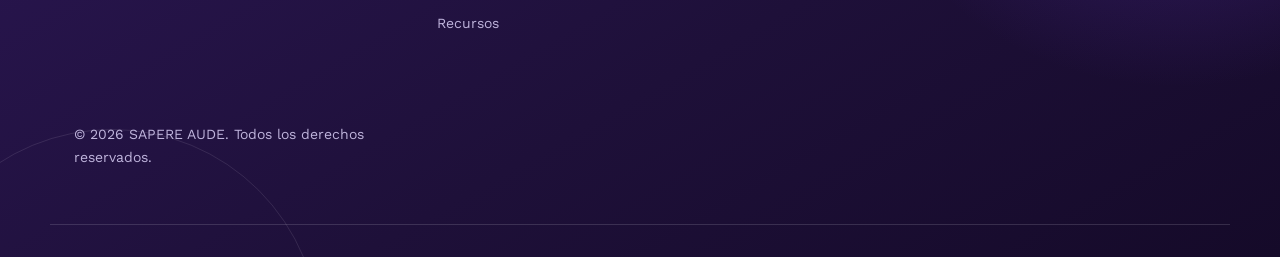
<file: registro.html>
<!DOCTYPE html>
<html lang="es">
<head>
  <meta charset="UTF-8">
  <meta name="viewport" content="width=device-width, initial-scale=1.0">
  <title>Crear cuenta — SAPERE AUDE</title>
  <meta name="description" content="Crea tu cuenta en SAPERE AUDE como estudiante, profesional o empresa, y accede a asesorías, formación y recursos.">

  <link rel="preconnect" href="https://fonts.googleapis.com">
  <link rel="preconnect" href="https://fonts.gstatic.com" crossorigin>
  <link href="https://fonts.googleapis.com/css2?family=Fraunces:opsz,wght@9..144,400;9..144,500;9..144,600&family=Work+Sans:wght@400;500;600;700&display=swap" rel="stylesheet">

  <!-- Hoja de estilos del proyecto (compartida por todas las páginas) -->
  <link rel="stylesheet" href="css/styles.css">
</head>
<body>

  <!-- ======================================================
       HEADER / NAVEGACIÓN PRINCIPAL
       ====================================================== -->
  <header class="site-header" id="site-header">
    <div class="container site-header__inner">

      <a href="index.html" class="logo" aria-label="SAPERE AUDE — Ir al inicio">
        <span class="logo__mark">SA</span>
        <span class="logo__text">SAPERE AUDE</span>
      </a>

      <!-- Botón de menú móvil (se activará con JavaScript en un módulo posterior) -->
      <button class="nav-toggle" id="nav-toggle" aria-expanded="false" aria-controls="primary-nav">
        <span class="nav-toggle__bar"></span>
        <span class="nav-toggle__bar"></span>
        <span class="nav-toggle__bar"></span>
        <span class="sr-only">Abrir menú</span>
      </button>

      <nav class="primary-nav" id="primary-nav" aria-label="Navegación principal">
        <ul class="primary-nav__list">
          <li><a href="index.html" class="primary-nav__link">Inicio</a></li>
          <li><a href="servicios.html" class="primary-nav__link">Servicios</a></li>
          <li><a href="formacion.html" class="primary-nav__link">Formación</a></li>
          <li><a href="recursos.html" class="primary-nav__link">Recursos</a></li>
          <li><a href="nosotros.html" class="primary-nav__link">Nosotros</a></li>
          <li><a href="contacto.html" class="primary-nav__link">Contacto</a></li>
        </ul>

        <div class="primary-nav__actions" id="nav-actions">
          <a href="login.html" class="btn btn--ghost" data-auth="guest">Iniciar sesión</a>
          <a href="registro.html" class="btn btn--primary" data-auth="guest">Crear cuenta</a>
          <span class="nav-greeting" data-auth="user" id="nav-greeting" hidden></span>
          <a href="dashboard.html" class="btn btn--ghost" data-auth="user" id="nav-dashboard-link" hidden>Mi panel</a>
          <button type="button" class="btn btn--ghost" data-auth="user" id="nav-logout" hidden>Cerrar sesión</button>
        </div>
      </nav>

    </div>
  </header>

  <main id="main-content">
    <!-- ======================================================
         CREACIÓN DE CUENTA
         La lógica de registro se implementará en un módulo posterior.
         ====================================================== -->
    <section class="auth-section" aria-labelledby="registro-title">
      <div class="container">
        <div class="auth-card auth-card--wide">
          <p class="auth-card__kicker">Únete a SAPERE AUDE</p>
          <h1 id="registro-title" class="auth-card__title">Crear cuenta</h1>
          <p class="auth-card__lead">Regístrate para acceder a asesorías, formación y recursos.</p>

          <form id="registro-form" action="#" method="post" novalidate>

            <div class="form-grid">

              <div class="form-group">
                <label for="registro-nombre" class="form-label">Nombre</label>
                <input type="text" id="registro-nombre" name="nombre" class="form-input" placeholder="Tu nombre" required maxlength="80">
                <p class="form-error" id="registro-nombre-error"></p>
              </div>

              <div class="form-group">
                <label for="registro-apellido" class="form-label">Apellido</label>
                <input type="text" id="registro-apellido" name="apellido" class="form-input" placeholder="Tu apellido" required maxlength="80">
                <p class="form-error" id="registro-apellido-error"></p>
              </div>

              <div class="form-group form-group--full">
                <label for="registro-correo" class="form-label">Correo electrónico</label>
                <input type="email" id="registro-correo" name="correo" class="form-input" placeholder="tucorreo@ejemplo.com" required maxlength="120">
                <p class="form-error" id="registro-correo-error"></p>
              </div>

              <div class="form-group">
                <label for="registro-password" class="form-label">Contraseña</label>
                <input type="password" id="registro-password" name="password" class="form-input" placeholder="Crea una contraseña" required maxlength="72" autocomplete="new-password">
                <p class="form-error" id="registro-password-error"></p>
              </div>

              <div class="form-group">
                <label for="registro-password-confirm" class="form-label">Confirmar contraseña</label>
                <input type="password" id="registro-password-confirm" name="password-confirm" class="form-input" placeholder="Repite tu contraseña" required maxlength="72" autocomplete="new-password">
                <p class="form-error" id="registro-password-confirm-error"></p>
              </div>

              <div class="form-group form-group--full">
                <span class="form-label">Tipo de usuario</span>
                <div class="user-type-group">
                  <input type="radio" id="tipo-estudiante" name="tipo-usuario" value="estudiante" checked>
                  <label for="tipo-estudiante" class="user-type-option">Estudiante</label>

                  <input type="radio" id="tipo-profesional" name="tipo-usuario" value="profesional">
                  <label for="tipo-profesional" class="user-type-option">Profesional</label>

                  <input type="radio" id="tipo-empresa" name="tipo-usuario" value="empresa">
                  <label for="tipo-empresa" class="user-type-option">Empresa / Organización</label>
                </div>
              </div>

              <div class="form-group form-group--full">
                <label class="form-checkbox-row">
                  <input type="checkbox" id="registro-terminos" name="terminos" required>
                  Acepto los términos y condiciones y la política de privacidad.
                </label>
                <p class="form-error" id="registro-terminos-error"></p>
              </div>

              <div class="form-group form-group--full form-actions">
                <button type="submit" class="btn btn--primary btn--lg" id="registro-submit">Crear cuenta</button>
                <p class="form-success" id="registro-form-success" role="status" aria-live="polite">
                  Cuenta creada correctamente. Te llevaremos a iniciar sesión...
                </p>
              </div>

            </div>
          </form>

          <p class="auth-switch">¿Ya tienes cuenta? <a href="login.html">Iniciar sesión</a></p>
        </div>
      </div>
    </section>

  </main>

  <!-- ======================================================
       FOOTER
       ====================================================== -->
  <footer class="site-footer">
    <div class="container site-footer__inner">

      <div class="site-footer__brand">
        <span class="logo__text">SAPERE AUDE</span>
        <p class="site-footer__tagline">E-Learning & Consultoría</p>
        <a href="https://www.instagram.com/sapere.aude.asesorias" class="site-footer__social" target="_blank" rel="noopener">@sapere.aude.asesorias</a>
      </div>

      <nav class="site-footer__col" aria-label="Plataforma">
        <h3 class="site-footer__heading">Plataforma</h3>
        <ul>
          <li><a href="servicios.html">Servicios</a></li>
          <li><a href="formacion.html">Formación</a></li>
          <li><a href="recursos.html">Recursos</a></li>
        </ul>
      </nav>

      <nav class="site-footer__col" aria-label="Empresa">
        <h3 class="site-footer__heading">Empresa</h3>
        <ul>
          <li><a href="nosotros.html">Nosotros</a></li>
          <li><a href="contacto.html">Contacto</a></li>
        </ul>
      </nav>

      <nav class="site-footer__col" aria-label="Cuenta">
        <h3 class="site-footer__heading">Cuenta</h3>
        <ul>
          <li><a href="login.html">Iniciar sesión</a></li>
          <li><a href="registro.html">Crear cuenta</a></li>
        </ul>
      </nav>

      <div class="site-footer__bottom">
        <p>&copy; <span id="current-year">2026</span> SAPERE AUDE. Todos los derechos reservados.</p>
      </div>

    </div>
  </footer>

  <!-- Script del proyecto (se construirá en el módulo de JavaScript) -->
  <script src="js/main.js" defer></script>
</body>
</html>
</file>
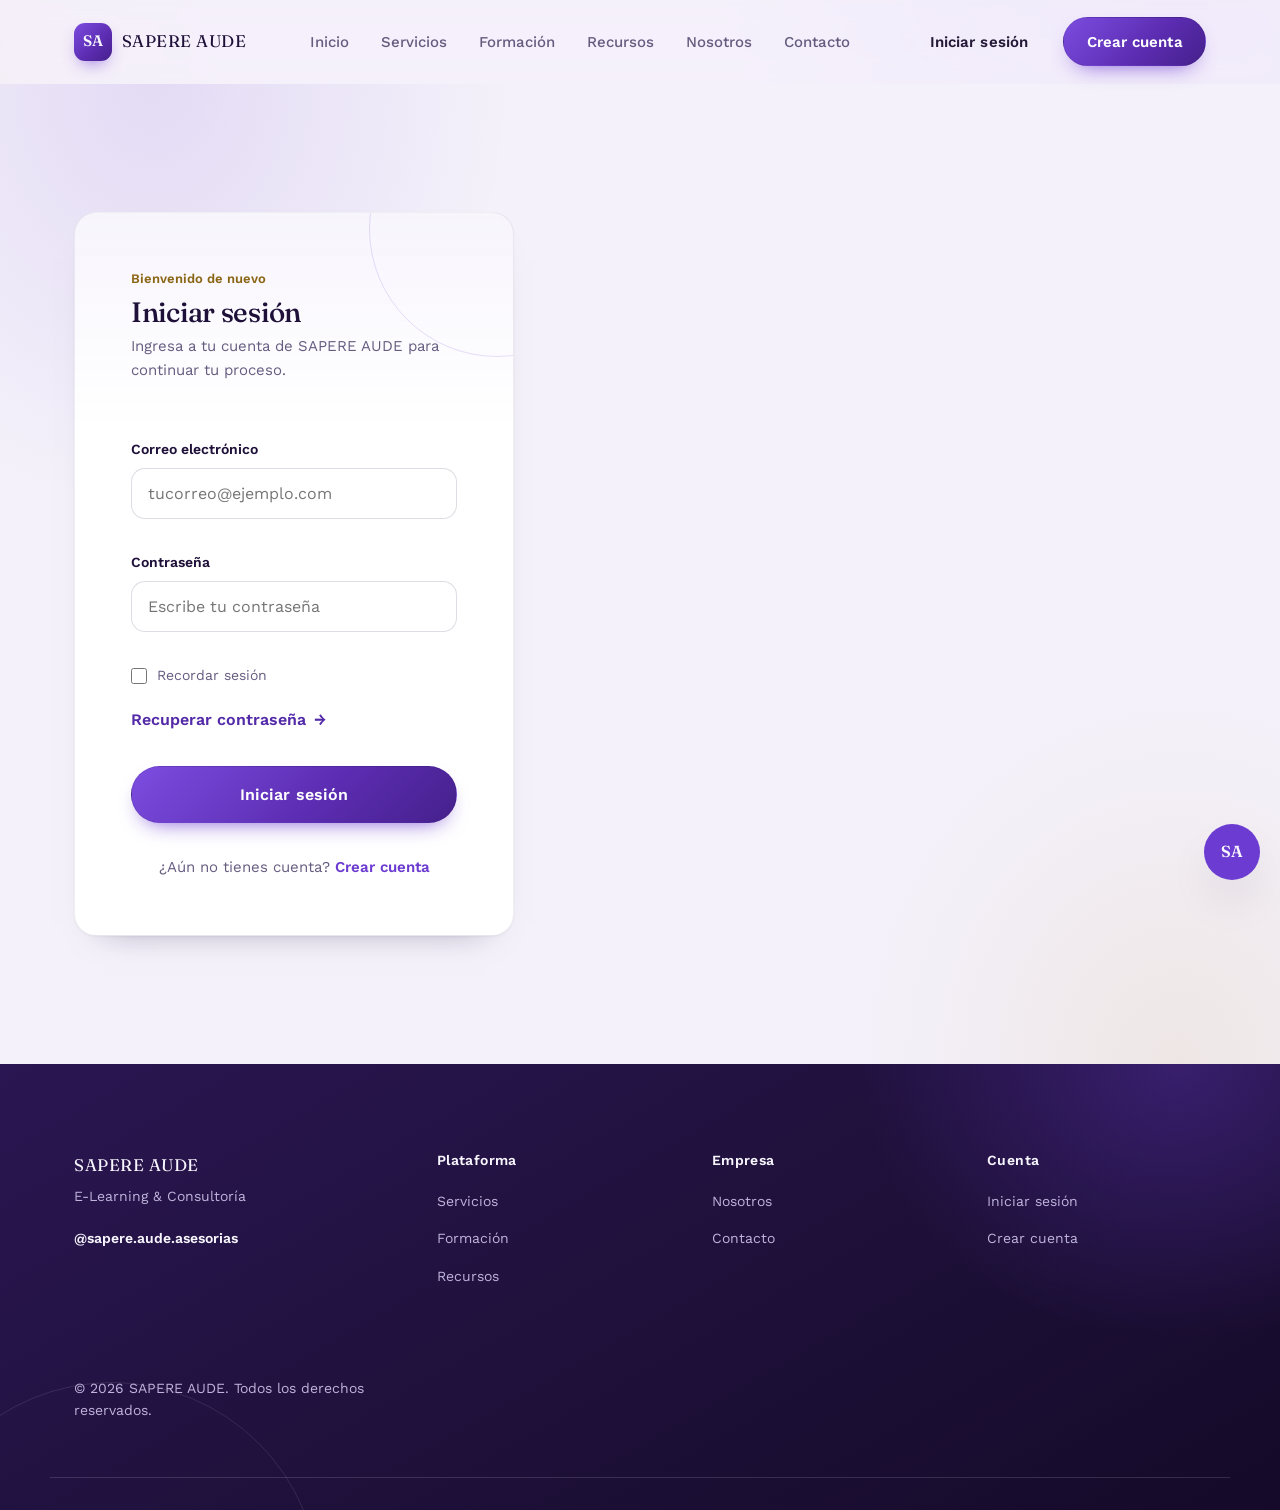
<file: reservas.html>
<!DOCTYPE html>
<html lang="es">
<head>
  <meta charset="UTF-8">
  <meta name="viewport" content="width=device-width, initial-scale=1.0">
  <title>Mis reservas — SAPERE AUDE</title>
  <meta name="description" content="Agenda tus asesorías con SAPERE AUDE y consulta, reprograma o cancela tus reservas.">
  <meta name="robots" content="noindex">

  <!--
    Guardia de acceso (idéntico al de dashboard.html, ver comentario allá):
    si no hay una sesión válida en 'sapereaude_sesion', se redirige de
    inmediato a login.html antes de pintar contenido privado. La lógica
    completa (crear/leer/cerrar sesión y las reservas mismas) sigue viviendo
    en main.js — ver initReservasPage().
  -->
  <script>
    (function () {
      try {
        var raw = window.localStorage.getItem('sapereaude_sesion');
        var session = raw ? JSON.parse(raw) : null;
        if (!session || !session.loggedIn || !session.userId) {
          window.location.replace('login.html');
        } else if (session.rol === 'administrador') {
          // El Panel de Administración es una interfaz aparte (ver admin.html):
          // una cuenta con rol "administrador" no usa este panel de usuario.
          window.location.replace('admin.html');
        }
      } catch (error) {
        window.location.replace('login.html');
      }
    })();
  </script>

  <link rel="preconnect" href="https://fonts.googleapis.com">
  <link rel="preconnect" href="https://fonts.gstatic.com" crossorigin>
  <link href="https://fonts.googleapis.com/css2?family=Fraunces:opsz,wght@9..144,400;9..144,500;9..144,600&family=Work+Sans:wght@400;500;600;700&display=swap" rel="stylesheet">

  <!-- Hoja de estilos del proyecto (compartida por todas las páginas) -->
  <link rel="stylesheet" href="css/styles.css">
</head>
<body>

  <div class="dashboard" id="dashboard">

    <!-- Fondo oscuro tras el sidebar cuando está abierto en móvil -->
    <div class="dashboard__overlay" id="dashboard-overlay"></div>

    <!-- ======================================================
         SIDEBAR (misma estructura que dashboard.html)
         ====================================================== -->
    <aside class="dashboard__sidebar" id="dashboard-sidebar">

      <div class="dashboard__sidebar-header">
        <a href="index.html" class="logo" aria-label="SAPERE AUDE — Ir al sitio principal">
          <span class="logo__mark">SA</span>
          <span class="logo__text">SAPERE AUDE</span>
        </a>
        <button type="button" class="dashboard-sidebar-close" id="dashboard-sidebar-close" aria-label="Cerrar menú">&times;</button>
      </div>

      <nav class="dashboard-nav" aria-label="Navegación del panel">
        <ul class="dashboard-nav__list">
          <li><a href="dashboard.html" class="dashboard-nav__link">Inicio</a></li>
          <li><a href="reservas.html" class="dashboard-nav__link is-active" aria-current="page">Mis reservas</a></li>
          <li><a href="formacion.html" class="dashboard-nav__link">Formación</a></li>
          <li><a href="formacion.html#mis-cursos" class="dashboard-nav__link">Mis cursos</a></li>
          <li><a href="recursos.html" class="dashboard-nav__link">Recursos</a></li>
          <li><a href="chat.html" class="dashboard-nav__link">Mensajes</a></li>
          <li><a href="seguimiento.html" class="dashboard-nav__link">Seguimiento</a></li>
          <li><a href="pagos.html" class="dashboard-nav__link">Pagos</a></li>
          <li><a href="perfil.html" class="dashboard-nav__link">Mi perfil</a></li>
        </ul>
      </nav>

      <div class="dashboard-sidebar__footer">
        <button type="button" class="dashboard-nav__logout" id="dashboard-logout">Cerrar sesión</button>
      </div>

    </aside>

    <!-- ======================================================
         COLUMNA PRINCIPAL (topbar + contenido)
         ====================================================== -->
    <div class="dashboard__body">

      <!-- TOPBAR (misma estructura que dashboard.html, rellenada por initDashboardPage()) -->
      <header class="dashboard__topbar">
        <button type="button" class="dashboard-sidebar-toggle" id="dashboard-sidebar-toggle" aria-expanded="false" aria-controls="dashboard-sidebar">
          <span></span><span></span><span></span>
          <span class="sr-only">Abrir menú del panel</span>
        </button>

        <p class="dashboard__topbar-title">Mis reservas</p>

        <div class="dashboard__topbar-actions">
          <button type="button" class="dashboard-notif" aria-label="Notificaciones">
            <span class="dashboard-notif__dot" aria-hidden="true"></span>
          </button>

          <div class="dashboard-user">
            <span class="dashboard-user__avatar" id="dashboard-avatar" aria-hidden="true">--</span>
            <span class="dashboard-user__info">
              <span class="dashboard-user__name" id="dashboard-user-name">Cargando…</span>
              <span class="dashboard-user__type" id="dashboard-user-type">—</span>
            </span>
          </div>
        </div>
      </header>

      <!-- CONTENIDO PRINCIPAL -->
      <main class="dashboard__main" id="main-content">

        <!-- Todo el bloque de reservas vive dentro de #reservas-page: es el
             elemento que initReservasPage() usa como guardia para saber que
             está en esta página (ver js/main.js, sección 9). -->
        <section id="reservas-page">

          <section class="dashboard-welcome">
            <h1 class="dashboard-welcome__title">Mis reservas</h1>
            <p class="dashboard-welcome__text">
              Agenda una nueva asesoría o gestiona las reservas que ya tienes con SAPERE AUDE.
            </p>
          </section>

          <!-- ======================================================
               AGENDAR UNA ASESORÍA
               ====================================================== -->
          <section class="dashboard-section" id="reserva-form-section" aria-labelledby="reserva-form-title">
            <div class="dashboard-section__header">
              <h2 id="reserva-form-title" class="section__title">Agendar una asesoría</h2>
            </div>

            <div class="dashboard-card">
              <form class="form-grid" id="reserva-form" novalidate>

                <div class="form-group">
                  <label for="reserva-servicio" class="form-label">Servicio</label>
                  <select id="reserva-servicio" name="servicio" class="form-select">
                    <option value="">Selecciona un servicio</option>
                    <option value="Asesorías académicas">Asesorías académicas</option>
                    <option value="Apoyo en actividades académicas">Apoyo en actividades académicas</option>
                    <option value="Formación virtual">Formación virtual</option>
                    <option value="Creación de contenido educativo">Creación de contenido educativo</option>
                    <option value="Consultoría">Consultoría</option>
                    <option value="Capacitación organizacional">Capacitación organizacional</option>
                    <option value="Diseño de estrategias y procesos formativos">Diseño de estrategias y procesos formativos</option>
                  </select>
                  <p class="form-error" id="reserva-servicio-error"></p>
                </div>

                <div class="form-group">
                  <label for="reserva-area" class="form-label">Área</label>
                  <select id="reserva-area" name="area" class="form-select">
                    <option value="">Selecciona un área</option>
                    <option value="Idiomas">Idiomas</option>
                    <option value="Matemáticas">Matemáticas</option>
                    <option value="Ciencias sociales">Ciencias sociales</option>
                    <option value="Administración">Administración</option>
                    <option value="Enfermería y áreas de la salud">Enfermería y áreas de la salud</option>
                    <option value="Desarrollo profesional">Desarrollo profesional</option>
                  </select>
                  <p class="form-error" id="reserva-area-error"></p>
                </div>

                <div class="form-group">
                  <label for="reserva-modalidad" class="form-label">Modalidad</label>
                  <select id="reserva-modalidad" name="modalidad" class="form-select">
                    <option value="">Selecciona una modalidad</option>
                    <option value="Virtual">Virtual</option>
                    <option value="Presencial">Presencial</option>
                  </select>
                  <p class="form-error" id="reserva-modalidad-error"></p>
                </div>

                <div class="form-group">
                  <label for="reserva-fecha" class="form-label">Fecha</label>
                  <input type="date" id="reserva-fecha" name="fecha" class="form-input">
                  <p class="form-error" id="reserva-fecha-error"></p>
                </div>

                <div class="form-group">
                  <label for="reserva-hora" class="form-label">Hora</label>
                  <select id="reserva-hora" name="hora" class="form-select" disabled>
                    <option value="">Selecciona una fecha primero</option>
                  </select>
                  <p class="form-error" id="reserva-hora-error"></p>
                </div>

                <div class="form-group form-group--full">
                  <label for="reserva-motivo" class="form-label">Motivo</label>
                  <textarea id="reserva-motivo" name="motivo" class="form-textarea" placeholder="Cuéntanos brevemente qué necesitas" maxlength="500"></textarea>
                  <p class="form-error" id="reserva-motivo-error"></p>
                </div>

                <div class="form-group form-group--full form-actions">
                  <button type="submit" class="btn btn--primary btn--lg">Confirmar reserva</button>
                </div>

              </form>

              <!-- Rellenado por mostrarConfirmacion() en js/main.js tras crear una reserva -->
              <div class="reserva-confirmacion" id="reserva-confirmacion" hidden></div>
            </div>
          </section>

          <!-- ======================================================
               MIS RESERVAS
               ====================================================== -->
          <section class="dashboard-section" id="mis-reservas" aria-labelledby="mis-reservas-title">
            <div class="dashboard-section__header">
              <h2 id="mis-reservas-title" class="section__title">Mis reservas</h2>
            </div>

            <!-- Rellenado por renderMisReservas() en js/main.js -->
            <div class="reservas-grid" id="mis-reservas-lista" hidden></div>

            <div class="reservas-empty" id="mis-reservas-vacia" hidden>
              <p>Actualmente no tienes reservas.</p>
              <a href="#reserva-form-section" class="btn btn--primary">Agendar una asesoría</a>
            </div>
          </section>

        </section>

        <footer class="dashboard-footer">
          <p>&copy; <span id="current-year">2026</span> SAPERE AUDE. Todos los derechos reservados.</p>
        </footer>

      </main>
    </div>
  </div>

  <!-- Modal genérico para "Ver detalles" y "Reprogramar" (ver js/main.js) -->
  <div class="modal-overlay" id="modal-overlay">
    <div class="modal" role="dialog" aria-modal="true" aria-labelledby="modal-body">
      <button type="button" class="modal__close" id="modal-close" aria-label="Cerrar">&times;</button>
      <div id="modal-body"></div>
    </div>
  </div>

  <!-- Script del proyecto (compartido por todas las páginas) -->
  <script src="js/main.js" defer></script>
</body>
</html>
</file>
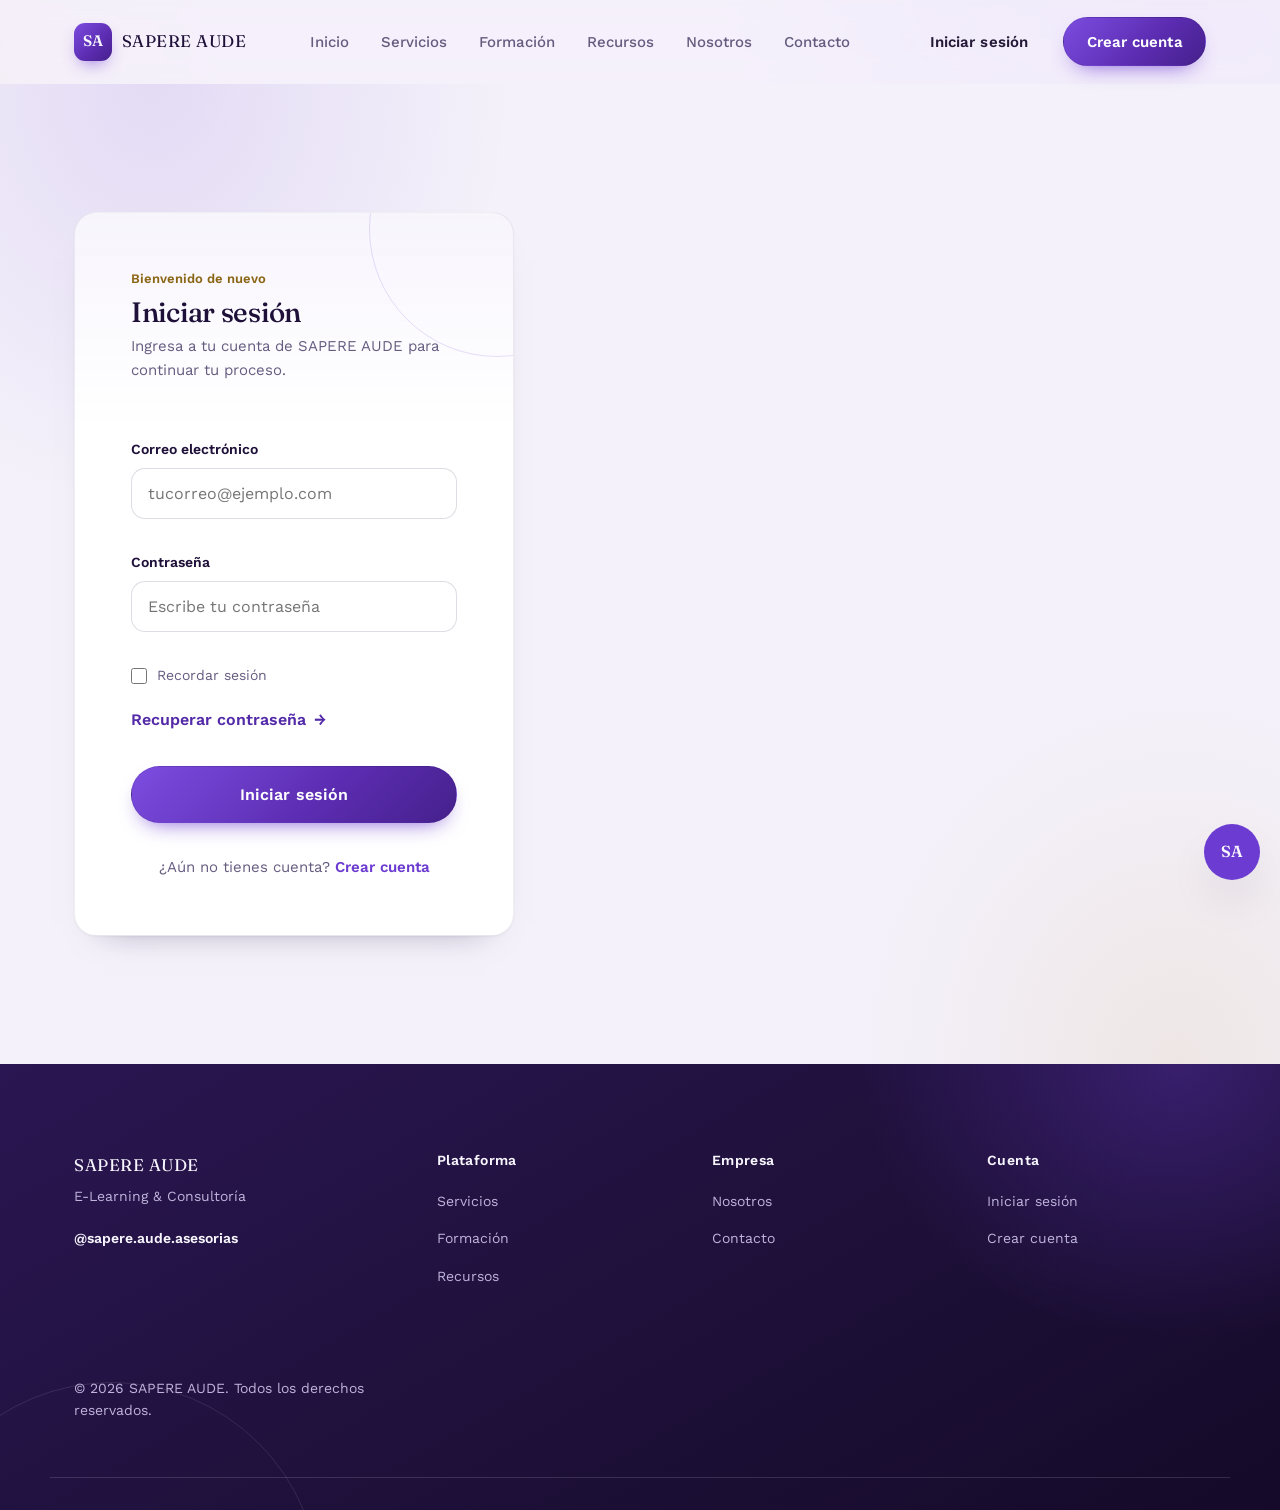
<file: seguimiento.html>
<!DOCTYPE html>
<html lang="es">
<head>
  <meta charset="UTF-8">
  <meta name="viewport" content="width=device-width, initial-scale=1.0">
  <title>Seguimiento — SAPERE AUDE</title>
  <meta name="description" content="Consulta en un solo lugar el estado de tus asesorías y tu formación en SAPERE AUDE.">
  <meta name="robots" content="noindex">

  <!--
    Guardia de acceso (idéntico al de dashboard.html, reservas.html, chat.html
    y perfil.html, ver comentario allá): si no hay una sesión válida en
    'sapereaude_sesion', se redirige de inmediato a login.html antes de
    pintar contenido privado. La lógica completa de Seguimiento vive en
    main.js — ver initSeguimientoPage().
  -->
  <script>
    (function () {
      try {
        var raw = window.localStorage.getItem('sapereaude_sesion');
        var session = raw ? JSON.parse(raw) : null;
        if (!session || !session.loggedIn || !session.userId) {
          window.location.replace('login.html');
        } else if (session.rol === 'administrador') {
          // El Panel de Administración es una interfaz aparte (ver admin.html):
          // una cuenta con rol "administrador" no usa este panel de usuario.
          window.location.replace('admin.html');
        }
      } catch (error) {
        window.location.replace('login.html');
      }
    })();
  </script>

  <link rel="preconnect" href="https://fonts.googleapis.com">
  <link rel="preconnect" href="https://fonts.gstatic.com" crossorigin>
  <link href="https://fonts.googleapis.com/css2?family=Fraunces:opsz,wght@9..144,400;9..144,500;9..144,600&family=Work+Sans:wght@400;500;600;700&display=swap" rel="stylesheet">

  <!-- Hoja de estilos del proyecto (compartida por todas las páginas) -->
  <link rel="stylesheet" href="css/styles.css">
</head>
<body>

  <div class="dashboard" id="dashboard">

    <!-- Fondo oscuro tras el sidebar cuando está abierto en móvil -->
    <div class="dashboard__overlay" id="dashboard-overlay"></div>

    <!-- ======================================================
         SIDEBAR (misma estructura que dashboard.html, reservas.html,
         chat.html y perfil.html)
         ====================================================== -->
    <aside class="dashboard__sidebar" id="dashboard-sidebar">

      <div class="dashboard__sidebar-header">
        <a href="index.html" class="logo" aria-label="SAPERE AUDE — Ir al sitio principal">
          <span class="logo__mark">SA</span>
          <span class="logo__text">SAPERE AUDE</span>
        </a>
        <button type="button" class="dashboard-sidebar-close" id="dashboard-sidebar-close" aria-label="Cerrar menú">&times;</button>
      </div>

      <nav class="dashboard-nav" aria-label="Navegación del panel">
        <ul class="dashboard-nav__list">
          <li><a href="dashboard.html" class="dashboard-nav__link">Inicio</a></li>
          <li><a href="reservas.html" class="dashboard-nav__link">Mis reservas</a></li>
          <li><a href="formacion.html" class="dashboard-nav__link">Formación</a></li>
          <li><a href="formacion.html#mis-cursos" class="dashboard-nav__link">Mis cursos</a></li>
          <li><a href="recursos.html" class="dashboard-nav__link">Recursos</a></li>
          <li><a href="chat.html" class="dashboard-nav__link">Mensajes</a></li>
          <li><a href="seguimiento.html" class="dashboard-nav__link is-active" aria-current="page">Seguimiento</a></li>
          <li><a href="pagos.html" class="dashboard-nav__link">Pagos</a></li>
          <li><a href="perfil.html" class="dashboard-nav__link">Mi perfil</a></li>
        </ul>
      </nav>

      <div class="dashboard-sidebar__footer">
        <button type="button" class="dashboard-nav__logout" id="dashboard-logout">Cerrar sesión</button>
      </div>

    </aside>

    <!-- ======================================================
         COLUMNA PRINCIPAL (topbar + contenido)
         ====================================================== -->
    <div class="dashboard__body">

      <!-- TOPBAR (misma estructura que dashboard.html, rellenada por initDashboardPage()) -->
      <header class="dashboard__topbar">
        <button type="button" class="dashboard-sidebar-toggle" id="dashboard-sidebar-toggle" aria-expanded="false" aria-controls="dashboard-sidebar">
          <span></span><span></span><span></span>
          <span class="sr-only">Abrir menú del panel</span>
        </button>

        <p class="dashboard__topbar-title">Seguimiento</p>

        <div class="dashboard__topbar-actions">
          <button type="button" class="dashboard-notif" aria-label="Notificaciones">
            <span class="dashboard-notif__dot" aria-hidden="true"></span>
          </button>

          <div class="dashboard-user">
            <span class="dashboard-user__avatar" id="dashboard-avatar" aria-hidden="true">--</span>
            <span class="dashboard-user__info">
              <span class="dashboard-user__name" id="dashboard-user-name">Cargando…</span>
              <span class="dashboard-user__type" id="dashboard-user-type">—</span>
            </span>
          </div>
        </div>
      </header>

      <!-- CONTENIDO PRINCIPAL -->
      <main class="dashboard__main" id="main-content">

        <!-- Todo el bloque de Seguimiento vive dentro de #seguimiento-page: es
             el elemento que initSeguimientoPage() usa como guardia para saber
             que está en esta página (ver js/main.js). -->
        <section id="seguimiento-page">

          <section class="dashboard-welcome">
            <h1 class="dashboard-welcome__title">Seguimiento</h1>
            <p class="dashboard-welcome__text">
              Consulta en un solo lugar el estado de tus asesorías y de tu formación
              en SAPERE AUDE. Esta vista solo muestra información real de tu cuenta:
              tus reservas y tus cursos, con el mismo estado que ya ves en
              "Mis reservas" y "Mis cursos".
            </p>
          </section>

          <!-- Resumen: contadores calculados en tiempo real a partir de las
               reservas e inscripciones reales del usuario (ver
               renderSeguimientoResumen() en js/main.js). Ningún número aquí
               es inventado: si no hay datos, se muestra 0. -->
          <section class="dashboard-grid" id="seguimiento-resumen" aria-label="Resumen de tus procesos">
            <!-- Rellenado por initSeguimientoPage() -->
          </section>

          <!-- ======================================================
               ASESORÍAS Y CONSULTORÍA (a partir de sapereaude_reservas)
               ====================================================== -->
          <section class="dashboard-section" id="seguimiento-reservas-section" aria-labelledby="seguimiento-reservas-title">
            <div class="dashboard-section__header">
              <h2 id="seguimiento-reservas-title" class="section__title">Asesorías y consultoría</h2>
              <a href="reservas.html" class="link-arrow">Gestionar en Mis reservas</a>
            </div>

            <!-- Rellenado por renderSeguimientoReservas() en js/main.js -->
            <div class="reservas-grid" id="seguimiento-reservas-lista" hidden></div>

            <div class="reservas-empty" id="seguimiento-reservas-vacia" hidden>
              <p>Todavía no tienes asesorías agendadas.</p>
              <a href="reservas.html" class="btn btn--primary">Agendar una asesoría</a>
            </div>
          </section>

          <!-- ======================================================
               FORMACIÓN (a partir de sapereaude_cursos_usuario)
               ====================================================== -->
          <section class="dashboard-section" id="seguimiento-cursos-section" aria-labelledby="seguimiento-cursos-title">
            <div class="dashboard-section__header">
              <h2 id="seguimiento-cursos-title" class="section__title">Formación</h2>
              <a href="formacion.html#mis-cursos" class="link-arrow">Gestionar en Mis cursos</a>
            </div>

            <!-- Rellenado por renderSeguimientoCursos() en js/main.js -->
            <div class="reservas-grid" id="seguimiento-cursos-lista" hidden></div>

            <div class="reservas-empty" id="seguimiento-cursos-vacia" hidden>
              <p>Todavía no te has inscrito en ningún curso.</p>
              <a href="formacion.html" class="btn btn--primary">Explorar formación</a>
            </div>
          </section>

          <!-- ======================================================
               PAGOS SIMULADOS (a partir de sapereaude_pagos)
               Ver initSeguimientoPage() en js/main.js. Todos los registros
               que aparecen aquí corresponden a simulaciones académicas
               creadas en pagos.html: nunca a cobros reales.
               ====================================================== -->
          <section class="dashboard-section" id="seguimiento-pagos-section" aria-labelledby="seguimiento-pagos-title">
            <div class="dashboard-section__header">
              <h2 id="seguimiento-pagos-title" class="section__title">Pagos (simulados)</h2>
              <a href="pagos.html" class="link-arrow">Ir a Simulación de pagos</a>
            </div>

            <!-- Rellenado por renderSeguimientoPagos() en js/main.js -->
            <div class="reservas-grid" id="seguimiento-pagos-lista" hidden></div>

            <div class="reservas-empty" id="seguimiento-pagos-vacia" hidden>
              <p>Todavía no tienes simulaciones de pago registradas.</p>
              <a href="pagos.html" class="btn btn--primary">Simular un pago</a>
            </div>
          </section>

          <!-- Nota de alcance: aclara qué es real y qué queda pendiente en este
               prototipo académico, tal como pide el proyecto para cualquier
               información de seguimiento. -->
          <section class="dashboard-section" aria-labelledby="seguimiento-nota-title">
            <div class="dashboard-section__header">
              <h2 id="seguimiento-nota-title" class="section__title">Sobre esta información</h2>
            </div>
            <div class="dashboard-card">
              <p class="dashboard-card__empty">
                Este prototipo académico solo muestra el estado real de tus reservas,
                tus cursos y tus simulaciones de pago, calculado a partir de tus
                propias acciones en la plataforma (agendar, cancelar, inscribirte,
                avanzar módulos, simular un pago). Los pagos que aparecen aquí son
                siempre simulaciones académicas con valores demostrativos: la
                plataforma no procesa cobros reales ni se conecta con bancos o
                pasarelas de pago.
              </p>
            </div>
          </section>

        </section>

        <footer class="dashboard-footer">
          <p>&copy; <span id="current-year">2026</span> SAPERE AUDE. Todos los derechos reservados.</p>
        </footer>

      </main>
    </div>
  </div>

  <!-- Script del proyecto (compartido por todas las páginas) -->
  <script src="js/main.js" defer></script>
</body>
</html>
</file>
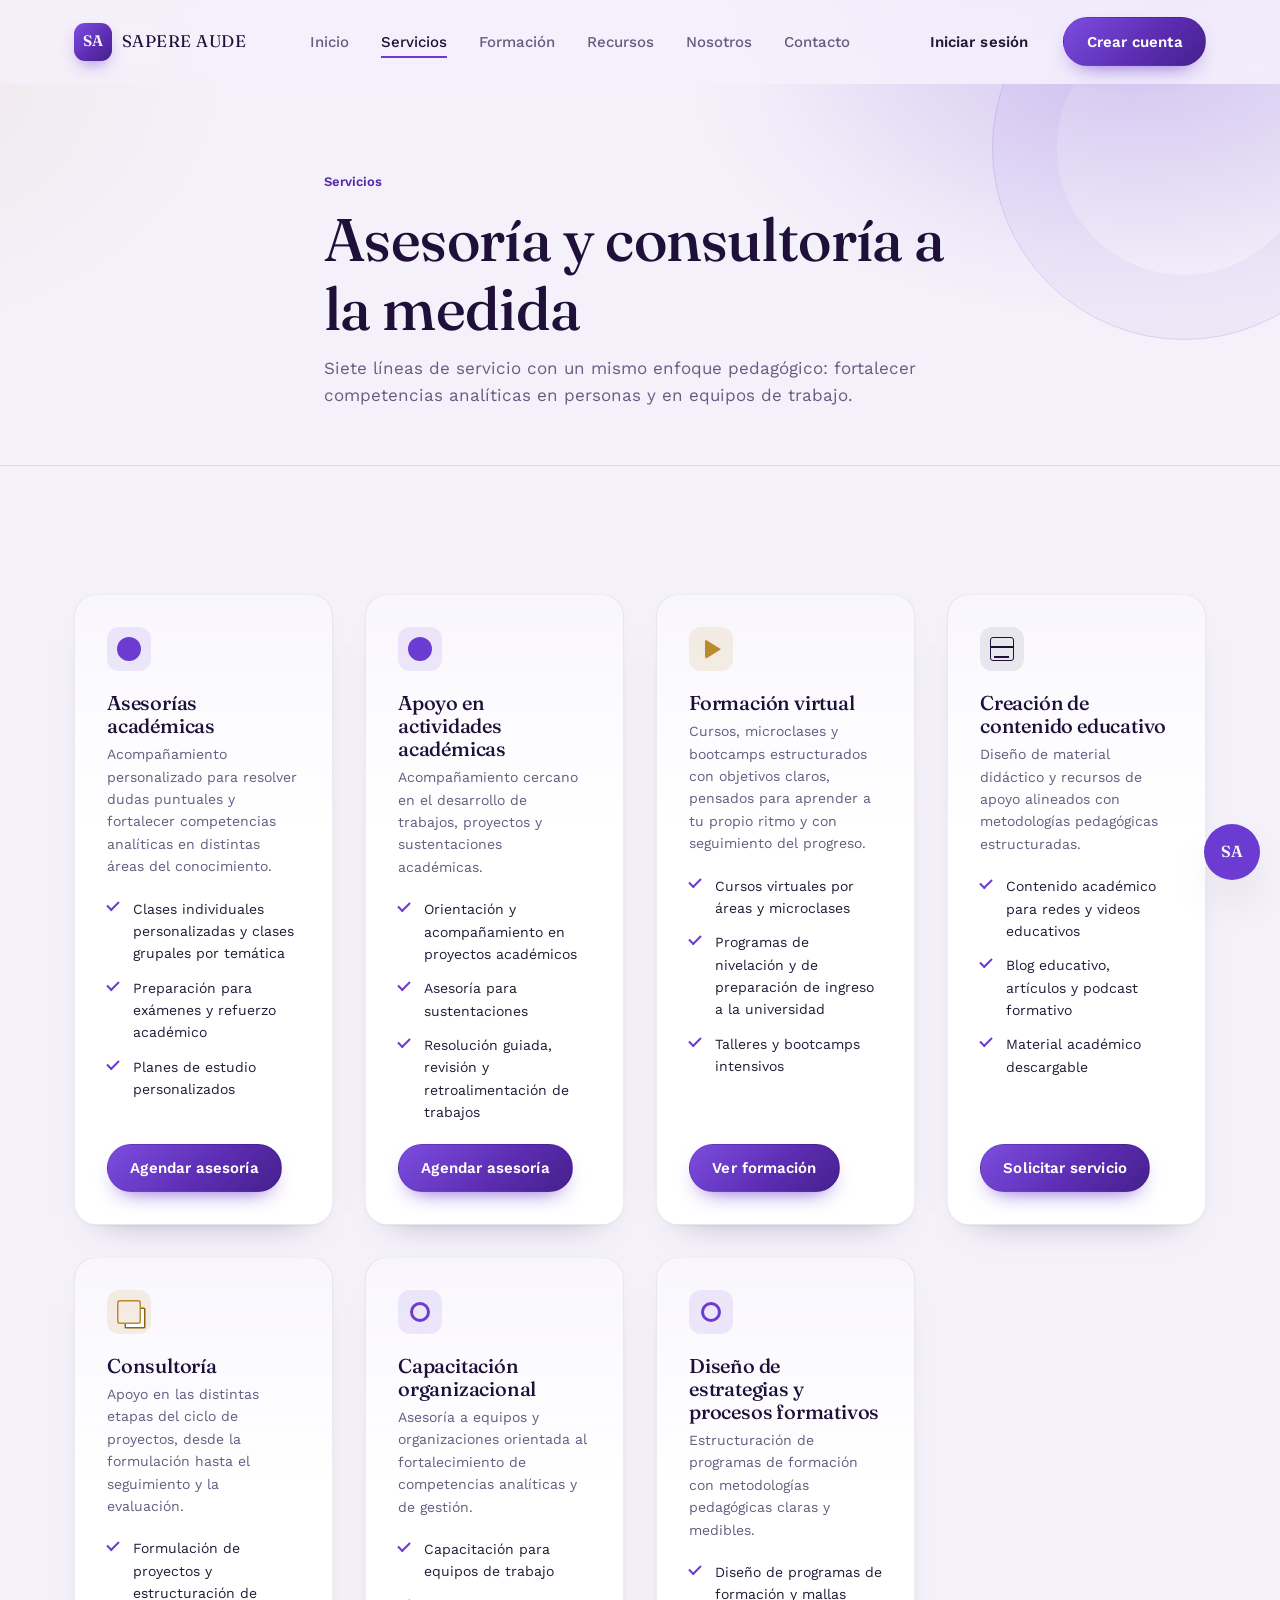
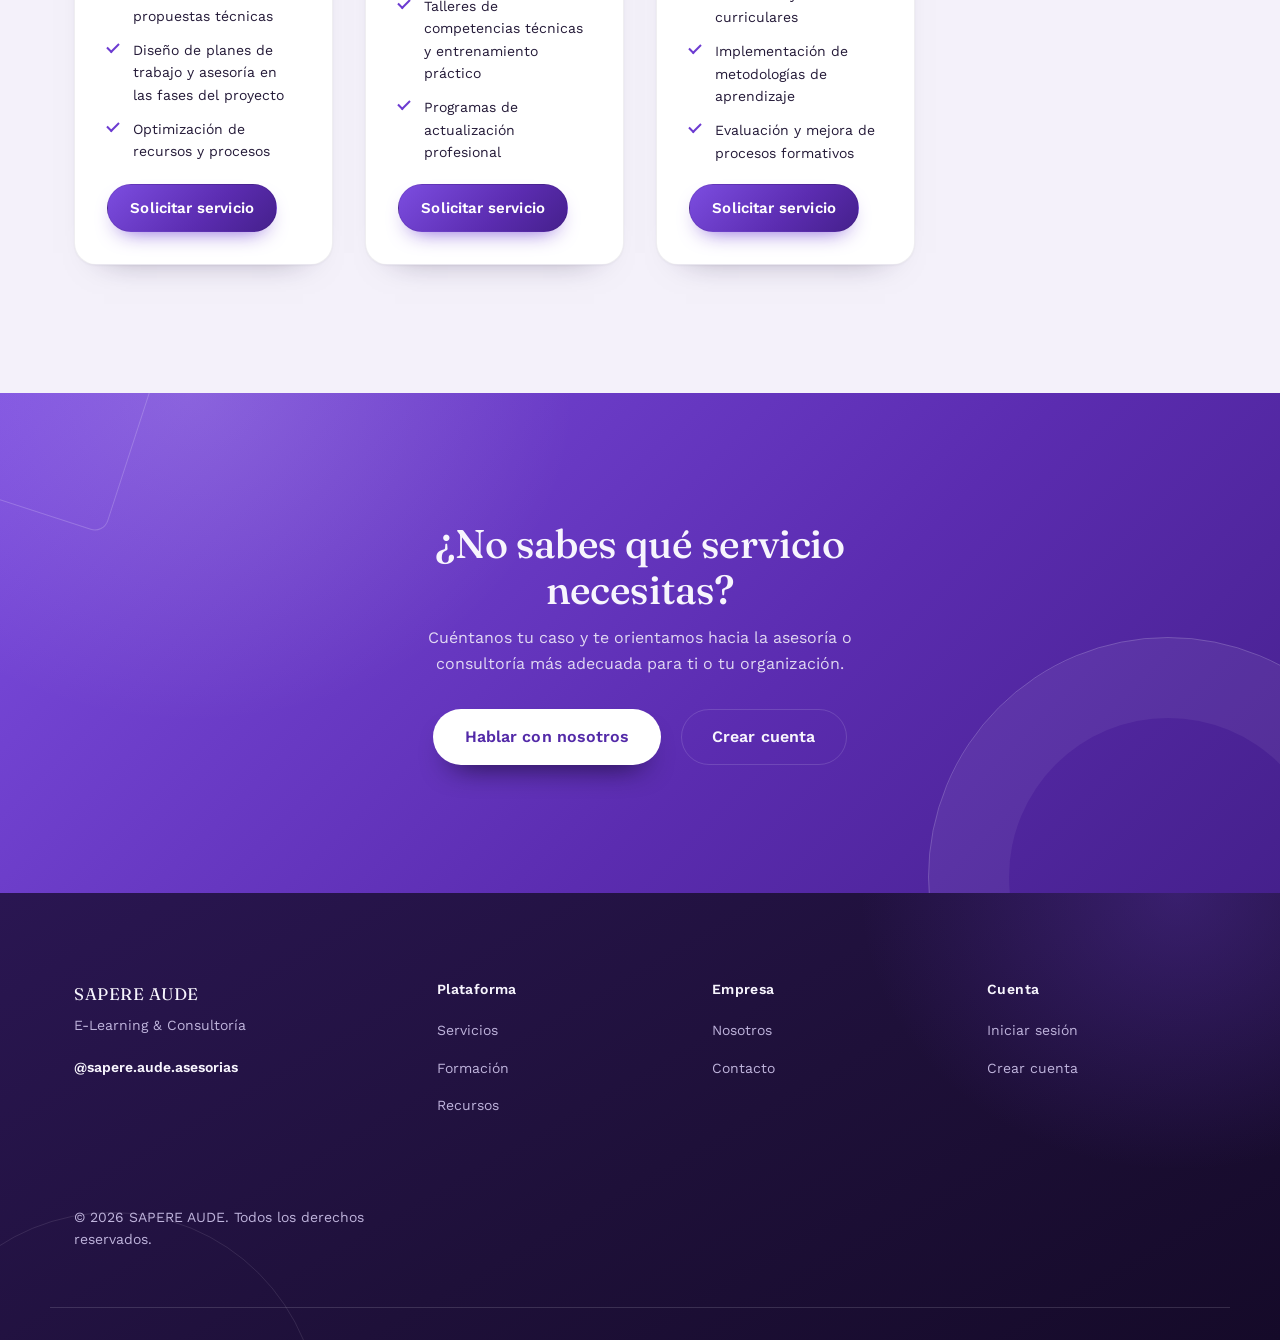
<file: servicios.html>
<!DOCTYPE html>
<html lang="es">
<head>
  <meta charset="UTF-8">
  <meta name="viewport" content="width=device-width, initial-scale=1.0">
  <title>Servicios — SAPERE AUDE</title>
  <meta name="description" content="Catálogo de servicios de SAPERE AUDE: asesorías académicas, apoyo académico, formación virtual, creación de contenido educativo, consultoría, capacitación organizacional y diseño de estrategias formativas.">

  <link rel="preconnect" href="https://fonts.googleapis.com">
  <link rel="preconnect" href="https://fonts.gstatic.com" crossorigin>
  <link href="https://fonts.googleapis.com/css2?family=Fraunces:opsz,wght@9..144,400;9..144,500;9..144,600&family=Work+Sans:wght@400;500;600;700&display=swap" rel="stylesheet">

  <!-- Hoja de estilos del proyecto (compartida por todas las páginas) -->
  <link rel="stylesheet" href="css/styles.css">
</head>
<body>

  <!-- ======================================================
       HEADER / NAVEGACIÓN PRINCIPAL
       ====================================================== -->
  <header class="site-header" id="site-header">
    <div class="container site-header__inner">

      <a href="index.html" class="logo" aria-label="SAPERE AUDE — Ir al inicio">
        <span class="logo__mark">SA</span>
        <span class="logo__text">SAPERE AUDE</span>
      </a>

      <!-- Botón de menú móvil (se activará con JavaScript en un módulo posterior) -->
      <button class="nav-toggle" id="nav-toggle" aria-expanded="false" aria-controls="primary-nav">
        <span class="nav-toggle__bar"></span>
        <span class="nav-toggle__bar"></span>
        <span class="nav-toggle__bar"></span>
        <span class="sr-only">Abrir menú</span>
      </button>

      <nav class="primary-nav" id="primary-nav" aria-label="Navegación principal">
        <ul class="primary-nav__list">
          <li><a href="index.html" class="primary-nav__link">Inicio</a></li>
          <li><a href="servicios.html" class="primary-nav__link is-active">Servicios</a></li>
          <li><a href="formacion.html" class="primary-nav__link">Formación</a></li>
          <li><a href="recursos.html" class="primary-nav__link">Recursos</a></li>
          <li><a href="nosotros.html" class="primary-nav__link">Nosotros</a></li>
          <li><a href="contacto.html" class="primary-nav__link">Contacto</a></li>
        </ul>

        <div class="primary-nav__actions" id="nav-actions">
          <a href="login.html" class="btn btn--ghost" data-auth="guest">Iniciar sesión</a>
          <a href="registro.html" class="btn btn--primary" data-auth="guest">Crear cuenta</a>
          <span class="nav-greeting" data-auth="user" id="nav-greeting" hidden></span>
          <a href="dashboard.html" class="btn btn--ghost" data-auth="user" id="nav-dashboard-link" hidden>Mi panel</a>
          <button type="button" class="btn btn--ghost" data-auth="user" id="nav-logout" hidden>Cerrar sesión</button>
        </div>
      </nav>

    </div>
  </header>

  <main id="main-content">
    <!-- ======================================================
         ENCABEZADO DE PÁGINA
         ====================================================== -->
    <section class="page-hero" aria-labelledby="page-title">
      <div class="container page-hero__inner">
        <p class="page-hero__kicker">Servicios</p>
        <h1 id="page-title" class="page-hero__title">Asesoría y consultoría a la medida</h1>
        <p class="page-hero__lead">
          Siete líneas de servicio con un mismo enfoque pedagógico: fortalecer
          competencias analíticas en personas y en equipos de trabajo.
        </p>
      </div>
    </section>

    <!-- ======================================================
         LISTADO DE SERVICIOS
         ====================================================== -->
    <section class="section services" aria-labelledby="services-list-title">
      <div class="container">
        <h2 id="services-list-title" class="sr-only">Listado de servicios</h2>

        <div class="services__grid">

          <article class="service-card service-card--detailed">
            <div class="service-card__icon" data-icon="asesorias" aria-hidden="true"></div>
            <h3 class="service-card__title">Asesorías académicas</h3>
            <p class="service-card__text">
              Acompañamiento personalizado para resolver dudas puntuales y
              fortalecer competencias analíticas en distintas áreas del conocimiento.
            </p>
            <ul class="benefits-list">
              <li>Clases individuales personalizadas y clases grupales por temática</li>
              <li>Preparación para exámenes y refuerzo académico</li>
              <li>Planes de estudio personalizados</li>
            </ul>
            <a href="contacto.html" class="btn btn--primary" data-booking-link>Agendar asesoría</a>
          </article>

          <article class="service-card service-card--detailed">
            <div class="service-card__icon" data-icon="asesorias" aria-hidden="true"></div>
            <h3 class="service-card__title">Apoyo en actividades académicas</h3>
            <p class="service-card__text">
              Acompañamiento cercano en el desarrollo de trabajos, proyectos y
              sustentaciones académicas.
            </p>
            <ul class="benefits-list">
              <li>Orientación y acompañamiento en proyectos académicos</li>
              <li>Asesoría para sustentaciones</li>
              <li>Resolución guiada, revisión y retroalimentación de trabajos</li>
            </ul>
            <a href="contacto.html" class="btn btn--primary" data-booking-link>Agendar asesoría</a>
          </article>

          <article class="service-card service-card--detailed">
            <div class="service-card__icon" data-icon="formacion" aria-hidden="true"></div>
            <h3 class="service-card__title">Formación virtual</h3>
            <p class="service-card__text">
              Cursos, microclases y bootcamps estructurados con objetivos claros,
              pensados para aprender a tu propio ritmo y con seguimiento del progreso.
            </p>
            <ul class="benefits-list">
              <li>Cursos virtuales por áreas y microclases</li>
              <li>Programas de nivelación y de preparación de ingreso a la universidad</li>
              <li>Talleres y bootcamps intensivos</li>
            </ul>
            <a href="formacion.html" class="btn btn--primary">Ver formación</a>
          </article>

          <article class="service-card service-card--detailed">
            <div class="service-card__icon" data-icon="contenido" aria-hidden="true"></div>
            <h3 class="service-card__title">Creación de contenido educativo</h3>
            <p class="service-card__text">
              Diseño de material didáctico y recursos de apoyo alineados con
              metodologías pedagógicas estructuradas.
            </p>
            <ul class="benefits-list">
              <li>Contenido académico para redes y videos educativos</li>
              <li>Blog educativo, artículos y podcast formativo</li>
              <li>Material académico descargable</li>
            </ul>
            <a href="contacto.html" class="btn btn--primary">Solicitar servicio</a>
          </article>

          <article class="service-card service-card--detailed">
            <div class="service-card__icon" data-icon="proyectos" aria-hidden="true"></div>
            <h3 class="service-card__title">Consultoría</h3>
            <p class="service-card__text">
              Apoyo en las distintas etapas del ciclo de proyectos, desde la
              formulación hasta el seguimiento y la evaluación.
            </p>
            <ul class="benefits-list">
              <li>Formulación de proyectos y estructuración de propuestas técnicas</li>
              <li>Diseño de planes de trabajo y asesoría en las fases del proyecto</li>
              <li>Optimización de recursos y procesos</li>
            </ul>
            <a href="contacto.html" class="btn btn--primary">Solicitar servicio</a>
          </article>

          <article class="service-card service-card--detailed">
            <div class="service-card__icon" data-icon="consultoria" aria-hidden="true"></div>
            <h3 class="service-card__title">Capacitación organizacional</h3>
            <p class="service-card__text">
              Asesoría a equipos y organizaciones orientada al fortalecimiento
              de competencias analíticas y de gestión.
            </p>
            <ul class="benefits-list">
              <li>Capacitación para equipos de trabajo</li>
              <li>Talleres de competencias técnicas y entrenamiento práctico</li>
              <li>Programas de actualización profesional</li>
            </ul>
            <a href="contacto.html" class="btn btn--primary">Solicitar servicio</a>
          </article>

          <article class="service-card service-card--detailed">
            <div class="service-card__icon" data-icon="consultoria" aria-hidden="true"></div>
            <h3 class="service-card__title">Diseño de estrategias y procesos formativos</h3>
            <p class="service-card__text">
              Estructuración de programas de formación con metodologías
              pedagógicas claras y medibles.
            </p>
            <ul class="benefits-list">
              <li>Diseño de programas de formación y mallas curriculares</li>
              <li>Implementación de metodologías de aprendizaje</li>
              <li>Evaluación y mejora de procesos formativos</li>
            </ul>
            <a href="contacto.html" class="btn btn--primary">Solicitar servicio</a>
          </article>

        </div>
      </div>
    </section>

    <!-- ======================================================
         LLAMADO A LA ACCIÓN FINAL
         ====================================================== -->
    <section class="section cta-final" aria-labelledby="cta-final-title">
      <div class="container cta-final__inner">
        <h2 id="cta-final-title" class="cta-final__title">¿No sabes qué servicio necesitas?</h2>
        <p class="cta-final__text">
          Cuéntanos tu caso y te orientamos hacia la asesoría o consultoría
          más adecuada para ti o tu organización.
        </p>
        <div class="cta-final__actions">
          <a href="contacto.html" class="btn btn--primary btn--lg">Hablar con nosotros</a>
          <a href="registro.html" class="btn btn--ghost btn--lg">Crear cuenta</a>
        </div>
      </div>
    </section>

  </main>

  <!-- ======================================================
       FOOTER
       ====================================================== -->
  <footer class="site-footer">
    <div class="container site-footer__inner">

      <div class="site-footer__brand">
        <span class="logo__text">SAPERE AUDE</span>
        <p class="site-footer__tagline">E-Learning & Consultoría</p>
        <a href="https://www.instagram.com/sapere.aude.asesorias" class="site-footer__social" target="_blank" rel="noopener">@sapere.aude.asesorias</a>
      </div>

      <nav class="site-footer__col" aria-label="Plataforma">
        <h3 class="site-footer__heading">Plataforma</h3>
        <ul>
          <li><a href="servicios.html">Servicios</a></li>
          <li><a href="formacion.html">Formación</a></li>
          <li><a href="recursos.html">Recursos</a></li>
        </ul>
      </nav>

      <nav class="site-footer__col" aria-label="Empresa">
        <h3 class="site-footer__heading">Empresa</h3>
        <ul>
          <li><a href="nosotros.html">Nosotros</a></li>
          <li><a href="contacto.html">Contacto</a></li>
        </ul>
      </nav>

      <nav class="site-footer__col" aria-label="Cuenta">
        <h3 class="site-footer__heading">Cuenta</h3>
        <ul>
          <li><a href="login.html">Iniciar sesión</a></li>
          <li><a href="registro.html">Crear cuenta</a></li>
        </ul>
      </nav>

      <div class="site-footer__bottom">
        <p>&copy; <span id="current-year">2026</span> SAPERE AUDE. Todos los derechos reservados.</p>
      </div>

    </div>
  </footer>

  <!-- Script del proyecto (se construirá en el módulo de JavaScript) -->
  <script src="js/main.js" defer></script>
</body>
</html>
</file>
<file: css/styles.css>
/* ==========================================================================
   SAPERE AUDE — E-Learning & Consultoría
   Hoja de estilos de index.html
   Estructura:
     1. Variables
     2. Reset
     3. Tipografía
     4. Componentes generales
     5. Header
     6. Navegación
     7. Botones
     8. Hero
     9. Origin
     10. Services
     11. Knowledge areas
     12. Mission
     13. CTA
     14. Footer
     15. Responsive
   ========================================================================== */


/* ==========================================================================
   1. VARIABLES
   ========================================================================== */
:root {
  /* ------------------------------------------------------------------
     Color — paleta SAPERE AUDE: morados profundos + oro suave.
     Los nombres de las variables se conservan (forest/bronze) para no
     romper ninguna regla ya escrita en el resto de la hoja: lo que
     cambia es el valor, no el token. "forest" es hoy el morado
     principal y "bronze" el acento dorado complementario.
     ------------------------------------------------------------------ */
  --color-ink: #1E1039;          /* morado tinta: header oscuro, footer, sidebar, misión */
  --color-ink-soft: #33215C;     /* variante para degradados y bordes sobre fondo oscuro */
  --color-ink-deep: #0C051A;     /* morado casi negro: capas de profundidad */
  --color-paper: #F4F1FA;        /* fondo principal, lavanda muy claro */
  --color-paper-alt: #EAE3F7;    /* franjas de sección con profundidad sutil */
  --color-surface: #FFFFFF;      /* tarjetas y superficies elevadas */

  --color-accent-bronze: #B98A2E;      /* acento dorado complementario */
  --color-accent-bronze-dark: #8A6514; /* versión legible sobre fondo claro */
  --color-accent-light: #E8C87A;       /* dorado aclarado para fondos oscuros */

  --color-accent-forest: #6C3BD1;      /* MORADO PRINCIPAL (CTA, enlaces, estados) */
  --color-accent-forest-dark: #532AA8; /* morado profundo para hover y texto */
  --color-accent-violet: #8B5CF6;      /* morado claro para degradados y brillos */

  --color-text: #241A38;         /* texto principal sobre papel */
  --color-text-muted: #665C80;   /* texto secundario */
  --color-text-inverse: #F7F5FD; /* texto sobre fondos oscuros */
  --color-text-inverse-muted: #BFB4DC;
  --color-border: #E1D9F2;       /* bordes suaves sobre papel */
  --color-border-dark: rgba(var(--rgb-inverse), 0.14); /* bordes suaves sobre morado oscuro */
  --color-error: #B3423A;        /* mensajes y estados de error en formularios */

  /* Canales RGB de los mismos colores, para usarlos con transparencia
     en rgba(). Todas las transparencias de la hoja pasan por aquí. */
  --rgb-primary: 108, 59, 209;   /* --color-accent-forest */
  --rgb-accent: 185, 138, 46;    /* --color-accent-bronze */
  --rgb-ink: 30, 16, 57;         /* --color-ink */
  --rgb-ink-deep: 12, 5, 26;     /* --color-ink-deep */
  --rgb-paper: 244, 241, 250;    /* --color-paper */
  --rgb-inverse: 247, 245, 253;  /* --color-text-inverse */
  --rgb-error: 179, 66, 58;      /* --color-error */

  /* Degradados reutilizables */
  --gradient-primary: linear-gradient(135deg, #7C4DE0 0%, #5B2CB0 60%, #45208C 100%);
  --gradient-ink: linear-gradient(150deg, #2A1652 0%, #1E1039 55%, #150A29 100%);
  --gradient-halo: radial-gradient(circle at 30% 20%, rgba(var(--rgb-primary), 0.18), transparent 60%);

  /* Tipografía */
  --font-display: "Fraunces", Georgia, serif;
  --font-body: "Work Sans", -apple-system, BlinkMacSystemFont, "Segoe UI", sans-serif;

  /* Escala tipográfica */
  --fs-body: 1rem;
  --fs-small: 0.875rem;
  --fs-kicker: 0.8125rem;
  --fs-h1: clamp(2.25rem, 1.55rem + 3vw, 3.75rem);
  --fs-h2: clamp(1.75rem, 1.4rem + 1.4vw, 2.5rem);
  --fs-h3: 1.25rem;
  --fs-mission: clamp(1.5rem, 1.1rem + 1.6vw, 2.25rem);

  /* Espaciado */
  --space-2xs: 0.375rem;
  --space-xs: 0.75rem;
  --space-sm: 1.25rem;
  --space-md: 2rem;
  --space-lg: 3.5rem;
  --space-xl: 5.5rem;
  --space-2xl: 8rem;

  /* Layout */
  --container-width: 1180px;
  --container-pad: 1.5rem;
  --header-height: 84px;

  /* Bordes y sombras */
  --radius-sm: 8px;
  --radius-md: 14px;
  --radius-lg: 22px;
  --radius-pill: 999px;
  --shadow-sm: 0 1px 2px rgba(var(--rgb-ink), 0.06), 0 1px 1px rgba(var(--rgb-ink), 0.04);
  --shadow-md: 0 8px 24px rgba(var(--rgb-ink), 0.08);
  --shadow-lg: 0 24px 48px -12px rgba(var(--rgb-ink), 0.18);
  --shadow-card-hover: 0 20px 40px -16px rgba(var(--rgb-ink), 0.22);

  /* Transiciones */
  --ease: cubic-bezier(0.22, 1, 0.36, 1);
  --transition-fast: 0.18s var(--ease);
  --transition-base: 0.32s var(--ease);
  --transition-slow: 0.6s var(--ease);
}


/* ==========================================================================
   2. RESET
   ========================================================================== */
*,
*::before,
*::after {
  box-sizing: border-box;
}

* {
  margin: 0;
}

html {
  -webkit-text-size-adjust: 100%;
  scroll-behavior: smooth;
}

body {
  min-height: 100vh;
  font-family: var(--font-body);
  color: var(--color-text);
  background: var(--color-paper);
  line-height: 1.6;
  -webkit-font-smoothing: antialiased;
}

img,
picture,
svg {
  display: block;
  max-width: 100%;
}

ul,
ol {
  list-style: none;
  padding: 0;
}

a {
  color: inherit;
  text-decoration: none;
}

button {
  font: inherit;
  color: inherit;
  background: none;
  border: none;
  cursor: pointer;
}

input,
textarea,
select {
  font: inherit;
}

:focus-visible {
  outline: 2px solid var(--color-accent-forest);
  outline-offset: 3px;
  border-radius: var(--radius-sm);
}

.sr-only {
  position: absolute;
  width: 1px;
  height: 1px;
  padding: 0;
  margin: -1px;
  overflow: hidden;
  clip: rect(0, 0, 0, 0);
  white-space: nowrap;
  border: 0;
}

@media (prefers-reduced-motion: reduce) {
  html {
    scroll-behavior: auto;
  }
  *,
  *::before,
  *::after {
    animation-duration: 0.001ms !important;
    animation-iteration-count: 1 !important;
    transition-duration: 0.001ms !important;
    scroll-behavior: auto !important;
  }
}


/* ==========================================================================
   3. TIPOGRAFÍA
   ========================================================================== */
h1,
h2,
h3 {
  font-family: var(--font-display);
  font-weight: 500;
  line-height: 1.15;
  color: var(--color-ink);
  letter-spacing: -0.01em;
}

p {
  max-width: 62ch;
}

.section__header {
  max-width: 640px;
  margin: 0 0 var(--space-lg);
}

.section__title {
  font-size: var(--fs-h2);
  margin-bottom: var(--space-xs);
}

.section__lead {
  font-size: 1.0625rem;
  color: var(--color-text-muted);
  max-width: 52ch;
}

.link-arrow {
  position: relative;
  display: inline-flex;
  align-items: center;
  gap: 0.5rem;
  font-weight: 600;
  color: var(--color-accent-forest);
  padding-bottom: 2px;
  background-image: linear-gradient(var(--color-accent-forest), var(--color-accent-forest));
  background-size: 0% 1px;
  background-repeat: no-repeat;
  background-position: left bottom;
  transition: background-size var(--transition-base), gap var(--transition-base);
}

.link-arrow::after {
  content: "→";
  transition: transform var(--transition-base);
}

.link-arrow:hover {
  background-size: 100% 1px;
  gap: 0.7rem;
}

.link-arrow:hover::after {
  transform: translateX(2px);
}


/* ==========================================================================
   4. COMPONENTES GENERALES
   ========================================================================== */
.container {
  width: 100%;
  max-width: var(--container-width);
  margin-inline: auto;
  padding-inline: var(--container-pad);
}

.section {
  padding-block: var(--space-2xl);
}

/* Franjas alternas para dar profundidad sin recurrir a colores saturados */
.section.origin,
.section.mission {
  background: var(--color-paper-alt);
}

.section.knowledge-areas {
  background: var(--color-paper);
}


/* ==========================================================================
   5. HEADER
   ========================================================================== */
.site-header {
  position: sticky;
  top: 0;
  z-index: 100;
  height: var(--header-height);
  display: flex;
  align-items: center;
  background: rgba(var(--rgb-paper), 0.82);
  backdrop-filter: blur(14px) saturate(160%);
  -webkit-backdrop-filter: blur(14px) saturate(160%);
  border-bottom: 1px solid transparent;
  transition: background var(--transition-base), border-color var(--transition-base), box-shadow var(--transition-base);
}

/* Estado aplicado por JavaScript al hacer scroll (módulo siguiente):
   document.addEventListener('scroll', () => header.classList.toggle('is-scrolled', window.scrollY > 12)) */
.site-header.is-scrolled {
  background: rgba(var(--rgb-paper), 0.96);
  border-bottom-color: var(--color-border);
  box-shadow: var(--shadow-sm);
}

.site-header__inner {
  display: flex;
  align-items: center;
  justify-content: space-between;
  gap: var(--space-md);
}

.logo {
  display: inline-flex;
  align-items: center;
  gap: 0.6rem;
  flex-shrink: 0;
}

.logo__mark {
  display: grid;
  place-items: center;
  width: 38px;
  height: 38px;
  border-radius: var(--radius-sm);
  background: var(--color-ink);
  color: var(--color-text-inverse);
  font-family: var(--font-display);
  font-size: 0.95rem;
  letter-spacing: 0.02em;
}

.logo__text {
  font-family: var(--font-display);
  font-size: 1.05rem;
  letter-spacing: 0.03em;
  color: var(--color-ink);
}


/* ==========================================================================
   6. NAVEGACIÓN
   ========================================================================== */
.primary-nav {
  display: flex;
  align-items: center;
  gap: var(--space-lg);
  margin-left: auto;
}

.primary-nav__list {
  display: flex;
  align-items: center;
  gap: var(--space-md);
}

.primary-nav__link {
  position: relative;
  font-size: 0.9375rem;
  font-weight: 500;
  color: var(--color-text-muted);
  padding-block: 0.35rem;
  transition: color var(--transition-fast);
}

.primary-nav__link::after {
  content: "";
  position: absolute;
  left: 0;
  right: 0;
  bottom: -2px;
  height: 2px;
  background: var(--color-accent-forest);
  transform: scaleX(0);
  transform-origin: left;
  transition: transform var(--transition-base);
}

.primary-nav__link:hover,
.primary-nav__link:focus-visible {
  color: var(--color-ink);
}

.primary-nav__link:hover::after,
.primary-nav__link:focus-visible::after,
.primary-nav__link.is-active::after {
  transform: scaleX(1);
}

.primary-nav__link.is-active {
  color: var(--color-ink);
}

.primary-nav__actions {
  display: flex;
  align-items: center;
  gap: var(--space-xs);
}

/* Saludo de sesión activa ("Hola, Nombre") mostrado por JS en initSessionState()
   en lugar de los enlaces "Iniciar sesión" / "Crear cuenta". Reutiliza la
   tipografía y el color de los enlaces de navegación existentes. */
.nav-greeting {
  display: inline-flex;
  align-items: center;
  font-size: 0.9375rem;
  font-weight: 600;
  color: var(--color-ink);
  padding-inline: 0.3rem;
  white-space: nowrap;
}

/* Botón hamburguesa — oculto en escritorio */
.nav-toggle {
  display: none;
  flex-direction: column;
  justify-content: center;
  gap: 5px;
  width: 40px;
  height: 40px;
  border-radius: var(--radius-sm);
}

.nav-toggle__bar {
  width: 20px;
  height: 2px;
  margin-inline: auto;
  background: var(--color-ink);
  border-radius: 2px;
  transition: transform var(--transition-base), opacity var(--transition-fast);
}

/* Estado abierto, alternado por JS en el módulo de interactividad */
.nav-toggle[aria-expanded="true"] .nav-toggle__bar:nth-child(1) {
  transform: translateY(7px) rotate(45deg);
}
.nav-toggle[aria-expanded="true"] .nav-toggle__bar:nth-child(2) {
  opacity: 0;
}
.nav-toggle[aria-expanded="true"] .nav-toggle__bar:nth-child(3) {
  transform: translateY(-7px) rotate(-45deg);
}


/* ==========================================================================
   7. BOTONES
   ========================================================================== */
.btn {
  display: inline-flex;
  align-items: center;
  justify-content: center;
  gap: 0.5rem;
  padding: 0.7rem 1.4rem;
  border-radius: var(--radius-pill);
  font-size: 0.9375rem;
  font-weight: 600;
  white-space: nowrap;
  transition: transform var(--transition-fast), box-shadow var(--transition-fast),
    background var(--transition-fast), color var(--transition-fast), border-color var(--transition-fast);
}

.btn:active {
  transform: translateY(1px);
}

.btn--primary {
  background: var(--color-accent-forest);
  color: var(--color-text-inverse);
  box-shadow: var(--shadow-sm);
}

.btn--primary:hover,
.btn--primary:focus-visible {
  background: var(--color-accent-forest-dark);
  box-shadow: var(--shadow-md);
  transform: translateY(-1px);
}

.btn--secondary {
  background: transparent;
  color: var(--color-ink);
  border: 1.5px solid var(--color-ink);
}

.btn--secondary:hover,
.btn--secondary:focus-visible {
  background: var(--color-ink);
  color: var(--color-text-inverse);
  transform: translateY(-1px);
}

.btn--ghost {
  background: transparent;
  color: var(--color-text);
}

.btn--ghost:hover,
.btn--ghost:focus-visible {
  color: var(--color-accent-forest);
}

.btn--lg {
  padding: 0.9rem 1.9rem;
  font-size: 1rem;
}


/* ==========================================================================
   8. HERO
   ========================================================================== */
.hero {
  position: relative;
  overflow: hidden;
  padding-block: var(--space-2xl) var(--space-xl);
  background:
    radial-gradient(60% 80% at 88% 8%, rgba(var(--rgb-primary), 0.08), transparent 60%),
    var(--color-paper);
}

.hero__inner {
  display: grid;
  grid-template-columns: minmax(0, 1.05fr) minmax(0, 0.95fr);
  align-items: center;
  gap: var(--space-xl);
}

.hero__content {
  animation: fade-in-up 0.8s var(--ease) both;
}

.hero__kicker {
  font-size: var(--fs-kicker);
  font-weight: 600;
  color: var(--color-accent-bronze-dark);
  margin-bottom: var(--space-sm);
}

.hero__title {
  font-size: var(--fs-h1);
  margin-bottom: var(--space-sm);
  max-width: 14ch;
}

.hero__subtitle {
  font-size: 1.0625rem;
  color: var(--color-text-muted);
  max-width: 46ch;
  margin-bottom: var(--space-md);
}

.hero__actions {
  display: flex;
  flex-wrap: wrap;
  gap: var(--space-sm);
  margin-bottom: var(--space-lg);
}

.hero__pillars {
  display: flex;
  flex-wrap: wrap;
  gap: var(--space-xs) var(--space-sm);
  padding-top: var(--space-md);
  border-top: 1px solid var(--color-border);
}

.hero__pillars li {
  font-size: var(--fs-small);
  font-weight: 500;
  color: var(--color-text-muted);
  position: relative;
  padding-left: 1rem;
}

.hero__pillars li::before {
  content: "";
  position: absolute;
  left: 0;
  top: 0.5em;
  width: 5px;
  height: 5px;
  border-radius: 50%;
  background: var(--color-accent-bronze);
}

/* --- Composición gráfica del hero: construida solo con CSS sobre los
       elementos .hero__visual / .hero__visual-shape ya existentes en el HTML --- */
.hero__visual {
  position: relative;
  aspect-ratio: 1 / 1;
  max-width: 460px;
  margin-inline: auto;
  animation: fade-in-up 0.9s var(--ease) 0.15s both;
}

.hero__visual-shape {
  position: absolute;
  inset: 8%;
  border-radius: 50%;
  border: 1.5px solid var(--color-border);
  background:
    radial-gradient(circle at 30% 25%, rgba(var(--rgb-primary), 0.16), transparent 45%),
    radial-gradient(circle at 75% 70%, rgba(var(--rgb-accent), 0.14), transparent 45%);
}

/* Anillo orbital y nodos de "conexión / aprendizaje" */
.hero__visual-shape::before {
  content: "";
  position: absolute;
  inset: 16%;
  border-radius: 50%;
  border: 1px dashed var(--color-border-dark, var(--color-border));
  border-color: rgba(var(--rgb-ink), 0.14);
  animation: spin-slow 40s linear infinite;
}

/* Nodos distribuidos sobre el anillo, simulados con box-shadow múltiple
   para no requerir marcado adicional */
.hero__visual-shape::after {
  content: "";
  position: absolute;
  top: 50%;
  left: 50%;
  width: 10px;
  height: 10px;
  border-radius: 50%;
  background: var(--color-accent-forest);
  box-shadow:
    0 -118px 0 -3px var(--color-accent-forest),
    102px -59px 0 -4px var(--color-accent-bronze),
    102px 59px 0 -5px var(--color-ink),
    0 118px 0 -4px var(--color-accent-bronze),
    -102px 59px 0 -3px var(--color-accent-forest),
    -102px -59px 0 -5px var(--color-ink);
  transform: translate(-50%, -50%);
}

/* Tarjeta flotante que sugiere "progreso / curso" */
.hero__visual::before {
  content: "";
  position: absolute;
  top: 6%;
  right: -4%;
  width: 42%;
  aspect-ratio: 4 / 3;
  background: var(--color-surface);
  border-radius: var(--radius-md);
  box-shadow: var(--shadow-lg);
  background-image:
    linear-gradient(var(--color-accent-forest), var(--color-accent-forest)),
    linear-gradient(var(--color-border), var(--color-border)),
    linear-gradient(var(--color-border), var(--color-border));
  background-repeat: no-repeat;
  background-size: 58% 8px, 78% 6px, 46% 6px;
  background-position: 12% 26%, 12% 52%, 12% 68%;
  animation: float-a 7s var(--ease) infinite;
}

/* Segunda tarjeta flotante, más pequeña, en la esquina opuesta */
.hero__visual::after {
  content: "";
  position: absolute;
  bottom: 4%;
  left: -6%;
  width: 34%;
  aspect-ratio: 1 / 1;
  background: var(--color-ink);
  border-radius: var(--radius-md);
  box-shadow: var(--shadow-lg);
  background-image: radial-gradient(circle at 30% 30%, var(--color-accent-bronze) 0 22%, transparent 23%);
  animation: float-b 8s var(--ease) infinite;
}

@keyframes spin-slow {
  from {
    transform: rotate(0deg);
  }
  to {
    transform: rotate(360deg);
  }
}

@keyframes float-a {
  0%, 100% { transform: translateY(0); }
  50% { transform: translateY(-10px); }
}

@keyframes float-b {
  0%, 100% { transform: translateY(0); }
  50% { transform: translateY(8px); }
}

@keyframes fade-in-up {
  from {
    opacity: 0;
    transform: translateY(14px);
  }
  to {
    opacity: 1;
    transform: translateY(0);
  }
}


/* ==========================================================================
   9. ORIGIN
   ========================================================================== */
.origin {
  position: relative;
}

.origin__inner {
  max-width: 780px;
}

.origin__text {
  position: relative;
  padding-left: var(--space-md);
  border-left: 3px solid var(--color-accent-bronze);
}

.origin .section__title {
  font-size: var(--fs-h2);
  max-width: 20ch;
}

.origin .section__lead {
  font-size: 1.0625rem;
  max-width: 58ch;
  margin-bottom: var(--space-md);
  color: var(--color-text);
}


/* ==========================================================================
   10. SERVICES
   ========================================================================== */
.services__grid {
  display: grid;
  grid-template-columns: repeat(auto-fit, minmax(230px, 1fr));
  gap: var(--space-md);
}

.service-card {
  background: var(--color-surface);
  border: 1px solid var(--color-border);
  border-radius: var(--radius-lg);
  padding: var(--space-md);
  transition: transform var(--transition-base), box-shadow var(--transition-base), border-color var(--transition-base);
}

.service-card:hover {
  transform: translateY(-6px);
  box-shadow: var(--shadow-card-hover);
  border-color: transparent;
}

.service-card__icon {
  position: relative;
  width: 44px;
  height: 44px;
  border-radius: var(--radius-sm);
  margin-bottom: var(--space-sm);
  background: rgba(var(--rgb-primary), 0.1);
}

.service-card__icon::before {
  content: "";
  position: absolute;
  inset: 12px;
  border-radius: 3px;
  background: var(--color-accent-forest);
}

/* Variaciones de forma por servicio, para dar identidad sin usar íconos externos */
.service-card__icon[data-icon="asesorias"] {
  background: rgba(var(--rgb-primary), 0.1);
}
.service-card__icon[data-icon="asesorias"]::before {
  inset: 10px;
  border-radius: 50%;
  background: var(--color-accent-forest);
}

.service-card__icon[data-icon="formacion"] {
  background: rgba(var(--rgb-accent), 0.12);
}
.service-card__icon[data-icon="formacion"]::before {
  inset: 12px 12px 12px 16px;
  clip-path: polygon(0 0, 100% 50%, 0 100%);
  background: var(--color-accent-bronze);
}

.service-card__icon[data-icon="contenido"] {
  background: rgba(var(--rgb-ink), 0.08);
}
.service-card__icon[data-icon="contenido"]::before {
  inset: 10px;
  border-radius: 3px;
  background: linear-gradient(var(--color-ink), var(--color-ink)) no-repeat,
    linear-gradient(var(--color-ink), var(--color-ink)) no-repeat;
  background-size: 100% 2px, 70% 2px;
  background-position: center 8px, center 18px;
  background-color: transparent;
  border: 1.5px solid var(--color-ink);
}

.service-card__icon[data-icon="consultoria"] {
  background: rgba(var(--rgb-primary), 0.1);
}
.service-card__icon[data-icon="consultoria"]::before {
  inset: 12px;
  border-radius: 50%;
  background: transparent;
  border: 3px solid var(--color-accent-forest);
}

.service-card__icon[data-icon="proyectos"] {
  background: rgba(var(--rgb-accent), 0.12);
}
.service-card__icon[data-icon="proyectos"]::before {
  inset: 10px;
  border-radius: 3px;
  background: transparent;
  box-shadow: inset 0 0 0 1.5px var(--color-accent-bronze),
    6px 6px 0 -3px var(--color-surface),
    6px 6px 0 -1.5px var(--color-accent-bronze-dark);
}

.service-card__title {
  font-size: var(--fs-h3);
  margin-bottom: var(--space-2xs);
}

.service-card__text {
  font-size: var(--fs-small);
  color: var(--color-text-muted);
  max-width: 34ch;
}


/* ==========================================================================
   11. KNOWLEDGE AREAS
   ========================================================================== */
.knowledge-areas__list {
  display: flex;
  flex-wrap: wrap;
  gap: var(--space-xs);
}

.knowledge-areas__item {
  font-size: 0.9375rem;
  font-weight: 500;
  color: var(--color-ink);
  padding: 0.6rem 1.2rem;
  border-radius: var(--radius-pill);
  background: var(--color-surface);
  border: 1px solid var(--color-border);
  transition: transform var(--transition-fast), box-shadow var(--transition-fast), border-color var(--transition-fast);
}

.knowledge-areas__item:hover {
  transform: translateY(-2px);
  box-shadow: var(--shadow-sm);
  border-color: var(--color-accent-forest);
}


/* ==========================================================================
   12. MISSION
   ========================================================================== */
.mission {
  background: var(--color-ink);
  /* Capa oscura adicional debajo del acento de bronce para asegurar que el
     texto mantenga suficiente contraste en toda la sección, incluida la
     esquina donde el degradado de bronce aclara el fondo. */
  background-image:
    linear-gradient(180deg, rgba(var(--rgb-ink-deep), 0.4), rgba(var(--rgb-ink-deep), 0.4)),
    radial-gradient(50% 90% at 85% 0%, rgba(var(--rgb-accent), 0.14), transparent 60%);
  position: relative;
  overflow: hidden;
}

.mission__inner {
  max-width: 820px;
  text-align: center;
  padding-block: var(--space-md);
}

.mission__caption {
  font-size: var(--fs-kicker);
  font-weight: 600;
  letter-spacing: 0.04em;
  color: var(--color-accent-light); /* bronce aclarado para legibilidad sobre el fondo oscurecido */
  margin-bottom: var(--space-sm);
  display: inline-flex;
  align-items: center;
  gap: 0.6rem;
}

.mission__caption::before,
.mission__caption::after {
  content: "";
  width: 28px;
  height: 1px;
  background: var(--color-accent-light);
}

.mission__title {
  font-family: var(--font-display);
  font-weight: 500;
  font-size: var(--fs-mission);
  line-height: 1.35;
  /* Blanco puro (en vez de --color-text-inverse) para maximizar el
     contraste del texto principal de la sección sobre el fondo oscuro. */
  color: #FFFFFF;
}


/* ==========================================================================
   13. CTA FINAL
   ========================================================================== */
.cta-final {
  background: var(--color-accent-forest);
  background-image: linear-gradient(155deg, var(--color-accent-forest), var(--color-accent-forest-dark));
}

.cta-final__inner {
  max-width: 640px;
  text-align: center;
}

.cta-final__title {
  color: var(--color-text-inverse);
  font-size: var(--fs-h2);
  margin-bottom: var(--space-xs);
}

.cta-final__text {
  color: rgba(var(--rgb-inverse), 0.85);
  max-width: 46ch;
  margin-inline: auto;
  margin-bottom: var(--space-md);
}

.cta-final__actions {
  display: flex;
  flex-wrap: wrap;
  justify-content: center;
  gap: var(--space-sm);
}

.cta-final .btn--primary {
  background: var(--color-surface);
  color: var(--color-accent-forest-dark);
}

.cta-final .btn--primary:hover,
.cta-final .btn--primary:focus-visible {
  background: var(--color-text-inverse);
  color: var(--color-accent-forest-dark);
  box-shadow: var(--shadow-lg);
}

.cta-final .btn--ghost {
  color: var(--color-text-inverse);
  border: 1.5px solid var(--color-border-dark);
}

.cta-final .btn--ghost:hover,
.cta-final .btn--ghost:focus-visible {
  border-color: var(--color-text-inverse);
}


/* ==========================================================================
   14. FOOTER
   ========================================================================== */
.site-footer {
  background: var(--color-ink);
  color: var(--color-text-inverse-muted);
  padding-block: var(--space-xl) var(--space-md);
}

.site-footer__inner {
  display: grid;
  grid-template-columns: 1.4fr 1fr 1fr 1fr;
  gap: var(--space-lg);
  padding-bottom: var(--space-lg);
  border-bottom: 1px solid var(--color-border-dark);
}

.site-footer .logo__text {
  color: var(--color-text-inverse);
}

.site-footer__tagline {
  margin-top: var(--space-2xs);
  font-size: var(--fs-small);
  color: var(--color-text-inverse-muted);
}

.site-footer__social {
  display: inline-block;
  margin-top: var(--space-sm);
  font-size: var(--fs-small);
  font-weight: 600;
  color: var(--color-text-inverse);
  transition: color var(--transition-fast);
}

.site-footer__social:hover,
.site-footer__social:focus-visible {
  color: var(--color-accent-bronze);
}

.site-footer__heading {
  font-family: var(--font-body);
  font-size: var(--fs-small);
  font-weight: 600;
  letter-spacing: 0.03em;
  color: var(--color-text-inverse);
  margin-bottom: var(--space-sm);
}

.site-footer__col ul {
  display: flex;
  flex-direction: column;
  gap: var(--space-xs);
}

.site-footer__col a {
  font-size: var(--fs-small);
  transition: color var(--transition-fast);
}

.site-footer__col a:hover,
.site-footer__col a:focus-visible {
  color: var(--color-text-inverse);
}

.site-footer__bottom {
  padding-top: var(--space-md);
  font-size: var(--fs-small);
  color: var(--color-text-inverse-muted);
}


/* ==========================================================================
   15. RESPONSIVE
   ========================================================================== */

/* --- Tablet (≤1024px) --- */
@media (max-width: 1024px) {
  :root {
    --space-2xl: 5.5rem;
    --space-xl: 4rem;
  }

  .hero__inner {
    gap: var(--space-lg);
  }

  .hero__visual {
    max-width: 360px;
  }

  .site-footer__inner {
    grid-template-columns: 1fr 1fr;
    row-gap: var(--space-lg);
  }
}

/* --- Móvil grande / tablet vertical (≤840px): activa el menú hamburguesa --- */
@media (max-width: 840px) {
  .nav-toggle {
    display: flex;
  }

  .primary-nav {
    position: fixed;
    inset: var(--header-height) 0 0 0;
    flex-direction: column;
    align-items: stretch;
    justify-content: flex-start;
    gap: 0;
    padding: var(--space-lg) var(--container-pad);
    background: var(--color-paper);
    transform: translateY(-8px);
    opacity: 0;
    visibility: hidden;
    pointer-events: none;
    transition: opacity var(--transition-base), transform var(--transition-base), visibility var(--transition-base);
  }

  /* Clase alternada por JS en el módulo de interactividad
     (nav.classList.toggle('is-open')) */
  .primary-nav.is-open {
    opacity: 1;
    transform: translateY(0);
    visibility: visible;
    pointer-events: auto;
  }

  .primary-nav__list {
    flex-direction: column;
    align-items: flex-start;
    gap: var(--space-md);
    margin-bottom: var(--space-lg);
  }

  .primary-nav__link {
    font-size: 1.15rem;
  }

  .primary-nav__actions {
    flex-direction: column;
    align-items: stretch;
  }

  .primary-nav__actions .btn {
    width: 100%;
  }

  .primary-nav__actions .nav-greeting {
    width: 100%;
    justify-content: center;
    padding-block: var(--space-2xs);
  }
}

/* --- Móvil (≤768px) --- */
@media (max-width: 768px) {
  .hero {
    padding-block: var(--space-xl) var(--space-lg);
  }

  .hero__inner {
    grid-template-columns: 1fr;
  }

  .hero__title {
    max-width: none;
  }

  .hero__visual {
    max-width: 300px;
    order: -1;
    margin-bottom: var(--space-md);
  }

  .hero__actions {
    flex-direction: column;
    align-items: stretch;
  }

  .services__grid {
    grid-template-columns: 1fr;
  }

  .origin__text {
    padding-left: var(--space-sm);
  }

  .cta-final__actions {
    flex-direction: column;
    align-items: stretch;
  }

  .site-footer__inner {
    grid-template-columns: 1fr;
    row-gap: var(--space-md);
  }
}

/* --- Móvil pequeño (≤480px) --- */
@media (max-width: 480px) {
  :root {
    --container-pad: 1.15rem;
    --space-2xl: 4rem;
    --space-xl: 3rem;
    --space-lg: 2.5rem;
  }

  .logo__text {
    font-size: 0.95rem;
  }

  .hero__pillars {
    gap: var(--space-2xs) var(--space-xs);
  }

  .knowledge-areas__item {
    padding: 0.5rem 1rem;
    font-size: 0.875rem;
  }

  .mission__title {
    text-align: left;
  }

  .mission__inner {
    text-align: left;
  }

  .mission__caption {
    justify-content: flex-start;
  }
}


/* ==========================================================================
   PÁGINAS INTERNAS
   Componentes compartidos por servicios.html, formacion.html, recursos.html,
   nosotros.html, contacto.html, login.html y registro.html.
   Reutilizan las variables y componentes ya definidos arriba (botones,
   tarjetas, pills, sección "declaración") para mantener una sola identidad.
     16. Page hero (encabezado de página interna)
     17. Tags / badges
     18. Benefits list (servicios)
     19. Course cards (formación)
     20. Filter bar + resource cards (recursos)
     21. Timeline + values grid (nosotros)
     22. Forms
     23. Auth (login / registro)
     24. Responsive — páginas internas
   ========================================================================== */


/* ==========================================================================
   16. PAGE HERO
   ========================================================================== */
.page-hero {
  padding-block: var(--space-xl) var(--space-lg);
  background:
    radial-gradient(55% 100% at 90% 0%, rgba(var(--rgb-primary), 0.07), transparent 60%),
    var(--color-paper);
  border-bottom: 1px solid var(--color-border);
}

.page-hero__inner {
  max-width: 680px;
}

.page-hero__kicker {
  font-size: var(--fs-kicker);
  font-weight: 600;
  color: var(--color-accent-bronze-dark);
  margin-bottom: var(--space-xs);
}

.page-hero__title {
  font-size: var(--fs-h1);
  margin-bottom: var(--space-xs);
}

.page-hero__lead {
  font-size: 1.0625rem;
  color: var(--color-text-muted);
  max-width: 56ch;
}


/* ==========================================================================
   17. TAGS / BADGES
   ========================================================================== */
.tag {
  display: inline-flex;
  align-items: center;
  gap: 0.35rem;
  font-size: 0.8125rem;
  font-weight: 600;
  padding: 0.3rem 0.75rem;
  border-radius: var(--radius-pill);
  background: rgba(var(--rgb-primary), 0.1);
  color: var(--color-accent-forest-dark);
}

.tag--bronze {
  background: rgba(var(--rgb-accent), 0.14);
  color: var(--color-accent-bronze-dark);
}

.tag--outline {
  background: transparent;
  border: 1px solid var(--color-border);
  color: var(--color-text-muted);
}


/* ==========================================================================
   18. BENEFITS LIST (servicios.html)
   ========================================================================== */
.service-card--detailed {
  display: flex;
  flex-direction: column;
}

.benefits-list {
  margin-block: var(--space-sm);
  display: flex;
  flex-direction: column;
  gap: var(--space-xs);
}

.benefits-list li {
  position: relative;
  padding-left: 1.6rem;
  font-size: var(--fs-small);
  color: var(--color-text);
}

.benefits-list li::before {
  content: "";
  position: absolute;
  left: 0;
  top: 0.28em;
  width: 12px;
  height: 7px;
  border-left: 2px solid var(--color-accent-forest);
  border-bottom: 2px solid var(--color-accent-forest);
  transform: rotate(-45deg);
}

.service-card--detailed .btn {
  margin-top: auto;
  align-self: flex-start;
}


/* ==========================================================================
   19. COURSE CARDS (formacion.html)
   ========================================================================== */
.courses__grid {
  display: grid;
  grid-template-columns: repeat(auto-fit, minmax(260px, 1fr));
  gap: var(--space-md);
}

.course-card {
  display: flex;
  flex-direction: column;
  background: var(--color-surface);
  border: 1px solid var(--color-border);
  border-radius: var(--radius-lg);
  padding: var(--space-md);
  transition: transform var(--transition-base), box-shadow var(--transition-base), border-color var(--transition-base);
}

.course-card:hover {
  transform: translateY(-6px);
  box-shadow: var(--shadow-card-hover);
  border-color: transparent;
}

.course-card__meta {
  display: flex;
  flex-wrap: wrap;
  gap: var(--space-2xs);
  margin-bottom: var(--space-sm);
}

.course-card__title {
  font-size: var(--fs-h3);
  margin-bottom: var(--space-2xs);
}

.course-card__text {
  font-size: var(--fs-small);
  color: var(--color-text-muted);
  margin-bottom: var(--space-sm);
}

.course-card__footer {
  margin-top: auto;
  display: flex;
  align-items: center;
  justify-content: space-between;
  gap: var(--space-sm);
  padding-top: var(--space-sm);
  border-top: 1px solid var(--color-border);
}

.course-card__duration {
  font-size: var(--fs-small);
  color: var(--color-text-muted);
}


/* ==========================================================================
   20. FILTER BAR + RESOURCE CARDS (recursos.html)
   ========================================================================== */
.filter-bar {
  display: flex;
  flex-wrap: wrap;
  align-items: center;
  gap: var(--space-md);
  margin-bottom: var(--space-lg);
  padding-bottom: var(--space-lg);
  border-bottom: 1px solid var(--color-border);
}

.search-field {
  position: relative;
  flex: 1 1 260px;
  max-width: 380px;
}

.search-field::before {
  content: "";
  position: absolute;
  left: 1rem;
  top: 50%;
  width: 14px;
  height: 14px;
  border: 2px solid var(--color-text-muted);
  border-radius: 50%;
  transform: translateY(-60%);
}

.search-field::after {
  content: "";
  position: absolute;
  left: 1.65rem;
  top: 50%;
  width: 7px;
  height: 2px;
  background: var(--color-text-muted);
  transform: translateY(45%) rotate(45deg);
  transform-origin: left center;
}

.search-field__input {
  width: 100%;
  padding: 0.7rem 1rem 0.7rem 2.4rem;
  border-radius: var(--radius-pill);
  border: 1px solid var(--color-border);
  background: var(--color-surface);
  color: var(--color-text);
  transition: border-color var(--transition-fast), box-shadow var(--transition-fast);
}

.search-field__input:focus-visible {
  border-color: var(--color-accent-forest);
  outline: none;
  box-shadow: 0 0 0 3px rgba(var(--rgb-primary), 0.15);
}

.filter-chips {
  display: flex;
  flex-wrap: wrap;
  gap: var(--space-xs);
}

.filter-chip {
  font-size: 0.875rem;
  font-weight: 500;
  padding: 0.5rem 1.05rem;
  border-radius: var(--radius-pill);
  background: var(--color-surface);
  border: 1px solid var(--color-border);
  color: var(--color-text-muted);
  transition: all var(--transition-fast);
}

.filter-chip:hover,
.filter-chip:focus-visible {
  border-color: var(--color-accent-forest);
  color: var(--color-ink);
}

.filter-chip.is-active {
  background: var(--color-accent-forest);
  border-color: var(--color-accent-forest);
  color: var(--color-text-inverse);
}

.resources__grid {
  display: grid;
  grid-template-columns: repeat(auto-fit, minmax(240px, 1fr));
  gap: var(--space-md);
}

.resource-card {
  position: relative;
  background: var(--color-surface);
  border: 1px solid var(--color-border);
  border-radius: var(--radius-lg);
  padding: var(--space-md);
  transition: transform var(--transition-base), box-shadow var(--transition-base), border-color var(--transition-base);
}

/* --- Botón de guardar/favorito en la tarjeta de recurso (recursos.html) --- */
.resource-card__save {
  position: absolute;
  top: var(--space-sm);
  right: var(--space-sm);
  width: 32px;
  height: 32px;
  border-radius: 50%;
  border: 1px solid var(--color-border);
  background: var(--color-surface);
  display: flex;
  align-items: center;
  justify-content: center;
  cursor: pointer;
  transition: border-color var(--transition-fast), transform var(--transition-fast);
}

.resource-card__save:hover,
.resource-card__save:focus-visible {
  border-color: var(--color-accent-bronze);
  transform: scale(1.05);
}

.resource-card__save-icon {
  width: 14px;
  height: 14px;
  clip-path: polygon(50% 0%, 61% 35%, 98% 35%, 68% 57%, 79% 91%, 50% 70%, 21% 91%, 32% 57%, 2% 35%, 39% 35%);
  background: transparent;
  border: 1.5px solid var(--color-text-muted);
  transition: background var(--transition-fast), border-color var(--transition-fast);
}

.resource-card__save:hover .resource-card__save-icon {
  border-color: var(--color-accent-bronze);
}

.resource-card__save.is-active {
  border-color: var(--color-accent-bronze);
}

.resource-card__save.is-active .resource-card__save-icon {
  background: var(--color-accent-bronze);
  border-color: var(--color-accent-bronze);
}

/* --- Pestañas "Todos los recursos" / "Mis recursos guardados" --- */
.resource-view-tabs {
  margin-bottom: var(--space-lg);
}

.resource-card:hover {
  transform: translateY(-6px);
  box-shadow: var(--shadow-card-hover);
  border-color: transparent;
}

.resource-card__icon {
  width: 40px;
  height: 40px;
  border-radius: var(--radius-sm);
  margin-bottom: var(--space-sm);
  background: rgba(var(--rgb-accent), 0.14);
  position: relative;
}

.resource-card__icon::before {
  content: "";
  position: absolute;
  inset: 11px;
  border: 2px solid var(--color-accent-bronze);
  border-radius: 2px;
}

.resource-card__title {
  font-size: 1.0625rem;
  margin-bottom: var(--space-2xs);
}

.resource-card__text {
  font-size: var(--fs-small);
  color: var(--color-text-muted);
  margin-bottom: var(--space-sm);
}

.resource-card__footer {
  display: flex;
  align-items: center;
  justify-content: space-between;
  gap: var(--space-sm);
}

/* Estado sin resultados (búsqueda/filtros, módulo de JavaScript) */
.resources__empty {
  display: none;
  text-align: center;
  padding: var(--space-lg) 0;
  color: var(--color-text-muted);
  font-size: 0.9375rem;
}

.resources__empty.is-visible {
  display: block;
}


/* ==========================================================================
   21. TIMELINE + VALUES GRID (nosotros.html)
   ========================================================================== */
.timeline {
  display: flex;
  flex-direction: column;
  gap: var(--space-lg);
  max-width: 680px;
  padding-left: var(--space-md);
  border-left: 2px solid var(--color-border);
}

.timeline__item {
  position: relative;
}

.timeline__item::before {
  content: "";
  position: absolute;
  left: calc(-1 * var(--space-md) - 6px);
  top: 0.3rem;
  width: 11px;
  height: 11px;
  border-radius: 50%;
  background: var(--color-accent-forest);
  box-shadow: 0 0 0 4px var(--color-paper);
}

.timeline__year {
  font-size: var(--fs-kicker);
  font-weight: 600;
  color: var(--color-accent-bronze-dark);
  margin-bottom: var(--space-2xs);
}

.timeline__title {
  font-size: var(--fs-h3);
  margin-bottom: var(--space-2xs);
}

.timeline__text {
  font-size: 0.9375rem;
  color: var(--color-text-muted);
  max-width: 56ch;
}

.values__grid {
  display: grid;
  grid-template-columns: repeat(auto-fit, minmax(220px, 1fr));
  gap: var(--space-md);
}

.value-card {
  background: var(--color-surface);
  border: 1px solid var(--color-border);
  border-radius: var(--radius-lg);
  padding: var(--space-md);
}

.value-card__title {
  font-size: 1.0625rem;
  margin-bottom: var(--space-2xs);
}

.value-card__text {
  font-size: var(--fs-small);
  color: var(--color-text-muted);
}


/* ==========================================================================
   22. FORMS (contacto.html y base para login/registro)
   ========================================================================== */
.contact-layout {
  display: grid;
  grid-template-columns: minmax(220px, 300px) 1fr;
  gap: var(--space-xl);
  align-items: start;
}

.contact-info {
  display: flex;
  flex-direction: column;
  gap: var(--space-md);
}

.form-grid {
  display: grid;
  grid-template-columns: 1fr 1fr;
  gap: var(--space-md);
}

.form-group {
  display: flex;
  flex-direction: column;
  gap: 0.45rem;
  margin-bottom: var(--space-md);
}

.form-group--full {
  grid-column: 1 / -1;
}

.form-label {
  font-size: 0.875rem;
  font-weight: 600;
  color: var(--color-ink);
}

.form-input,
.form-select,
.form-textarea {
  width: 100%;
  padding: 0.75rem 1rem;
  border-radius: var(--radius-sm);
  border: 1px solid var(--color-border);
  background: var(--color-surface);
  color: var(--color-text);
  font-family: var(--font-body);
  transition: border-color var(--transition-fast), box-shadow var(--transition-fast);
}

.form-textarea {
  resize: vertical;
  min-height: 130px;
}

.form-input:focus-visible,
.form-select:focus-visible,
.form-textarea:focus-visible {
  border-color: var(--color-accent-forest);
  outline: none;
  box-shadow: 0 0 0 3px rgba(var(--rgb-primary), 0.15);
}

.form-hint {
  font-size: 0.8125rem;
  color: var(--color-text-muted);
}

/* Estados de validación (módulo de JavaScript) */
.form-error {
  display: none;
  font-size: 0.8125rem;
  color: var(--color-error);
}

.form-error.is-visible {
  display: block;
}

.form-group.is-invalid .form-input,
.form-group.is-invalid .form-select,
.form-group.is-invalid .form-textarea {
  border-color: var(--color-error);
}

.form-group.is-invalid .form-input:focus-visible,
.form-group.is-invalid .form-select:focus-visible,
.form-group.is-invalid .form-textarea:focus-visible {
  box-shadow: 0 0 0 3px rgba(var(--rgb-error), 0.15);
}

.form-success {
  display: none;
  align-items: center;
  gap: 0.6rem;
  margin-top: var(--space-md);
  padding: var(--space-sm) var(--space-md);
  border-radius: var(--radius-sm);
  background: rgba(var(--rgb-primary), 0.08);
  border: 1px solid var(--color-accent-forest);
  color: var(--color-accent-forest-dark);
  font-size: 0.9375rem;
}

.form-success.is-visible {
  display: flex;
}

.form-checkbox-row {
  display: flex;
  align-items: flex-start;
  gap: 0.6rem;
  font-size: 0.875rem;
  color: var(--color-text-muted);
}

.form-checkbox-row input[type="checkbox"] {
  margin-top: 0.2rem;
  width: 16px;
  height: 16px;
  accent-color: var(--color-accent-forest);
}

.form-row-between {
  display: flex;
  align-items: center;
  justify-content: space-between;
  flex-wrap: wrap;
  gap: var(--space-sm);
  margin-bottom: var(--space-md);
}

.form-actions {
  margin-top: var(--space-sm);
}

/* Selector de tipo de usuario (Estudiante / Profesional / Empresa) sin JavaScript,
   usando el estado :checked del radio oculto sobre su etiqueta hermana */
.user-type-group {
  display: flex;
  flex-wrap: wrap;
  gap: var(--space-xs);
}

.user-type-group input[type="radio"] {
  position: absolute;
  opacity: 0;
  pointer-events: none;
}

.user-type-option {
  font-size: 0.875rem;
  font-weight: 500;
  padding: 0.6rem 1.1rem;
  border-radius: var(--radius-pill);
  border: 1px solid var(--color-border);
  color: var(--color-text-muted);
  background: var(--color-surface);
  transition: all var(--transition-fast);
}

.user-type-group input[type="radio"]:checked + .user-type-option {
  background: var(--color-accent-forest);
  border-color: var(--color-accent-forest);
  color: var(--color-text-inverse);
}

.user-type-group input[type="radio"]:focus-visible + .user-type-option {
  outline: 2px solid var(--color-accent-forest);
  outline-offset: 2px;
}


/* ==========================================================================
   23. AUTH (login.html / registro.html)
   ========================================================================== */
.auth-section {
  padding-block: var(--space-2xl);
  background:
    radial-gradient(60% 80% at 12% 0%, rgba(var(--rgb-accent), 0.08), transparent 60%),
    var(--color-paper);
  display: flex;
  justify-content: center;
}

.auth-card {
  width: 100%;
  max-width: 440px;
  background: var(--color-surface);
  border: 1px solid var(--color-border);
  border-radius: var(--radius-lg);
  box-shadow: var(--shadow-lg);
  padding: var(--space-lg);
}

.auth-card--wide {
  max-width: 620px;
}

.auth-card__kicker {
  font-size: var(--fs-kicker);
  font-weight: 600;
  color: var(--color-accent-bronze-dark);
  margin-bottom: var(--space-2xs);
}

.auth-card__title {
  font-size: 1.75rem;
  margin-bottom: var(--space-2xs);
}

.auth-card__lead {
  font-size: 0.9375rem;
  color: var(--color-text-muted);
  margin-bottom: var(--space-lg);
}

.auth-card .form-group:last-of-type {
  margin-bottom: var(--space-sm);
}

.auth-card .btn {
  width: 100%;
}

.auth-divider {
  display: flex;
  align-items: center;
  gap: var(--space-sm);
  margin-block: var(--space-md);
  color: var(--color-text-muted);
  font-size: 0.8125rem;
}

.auth-divider::before,
.auth-divider::after {
  content: "";
  flex: 1;
  height: 1px;
  background: var(--color-border);
}

.auth-switch {
  text-align: center;
  font-size: 0.9375rem;
  color: var(--color-text-muted);
  margin-top: var(--space-md);
}

.auth-switch a {
  font-weight: 600;
  color: var(--color-accent-forest);
}


/* ==========================================================================
   24. RESPONSIVE — PÁGINAS INTERNAS
   ========================================================================== */
@media (max-width: 900px) {
  .contact-layout {
    grid-template-columns: 1fr;
  }
}

@media (max-width: 768px) {
  .form-grid {
    grid-template-columns: 1fr;
  }

  .form-group--full {
    grid-column: auto;
  }

  .filter-bar {
    flex-direction: column;
    align-items: stretch;
  }

  .search-field {
    max-width: none;
  }

  .timeline {
    padding-left: var(--space-sm);
  }

  .timeline__item::before {
    left: calc(-1 * var(--space-sm) - 6px);
  }

  .auth-card {
    padding: var(--space-md);
  }
}

@media (max-width: 480px) {
  .course-card__footer,
  .resource-card__footer {
    flex-direction: column;
    align-items: flex-start;
  }

  .form-row-between {
    flex-direction: column;
    align-items: flex-start;
  }
}


/* ==========================================================================
   25. PRESENCE VISUAL (nosotros.html)
   Composición decorativa que representa alcance internacional sin afirmar
   países o cifras específicas — construida solo con CSS, sin imágenes ni mapas.
   ========================================================================== */
.presence {
  background: var(--color-paper-alt);
}

.presence__inner {
  display: grid;
  grid-template-columns: 1.1fr 0.9fr;
  gap: var(--space-xl);
  align-items: center;
}

.presence__text {
  max-width: 480px;
}

.presence-visual {
  position: relative;
  aspect-ratio: 1 / 1;
  max-width: 260px;
  margin-inline: auto;
}

.presence-visual__globe {
  position: absolute;
  inset: 6%;
  border-radius: 50%;
  border: 1.5px solid var(--color-border);
  background:
    radial-gradient(circle at 32% 28%, rgba(var(--rgb-primary), 0.16), transparent 45%),
    radial-gradient(circle at 72% 68%, rgba(var(--rgb-accent), 0.14), transparent 45%);
}

/* "Meridiano" sutil, sugiere un globo sin ser un mapa literal */
.presence-visual__globe::before {
  content: "";
  position: absolute;
  inset: 8% 38%;
  border-left: 1px solid var(--color-border);
  border-right: 1px solid var(--color-border);
  border-radius: 50%;
}

/* Puntos de "presencia" distribuidos con box-shadow, sin ubicación geográfica real */
.presence-visual__globe::after {
  content: "";
  position: absolute;
  top: 28%;
  left: 50%;
  width: 8px;
  height: 8px;
  border-radius: 50%;
  background: var(--color-accent-forest);
  box-shadow:
    -58px 20px 0 -2px var(--color-accent-bronze),
    38px 46px 0 -2px var(--color-ink),
    -22px 78px 0 -3px var(--color-accent-forest),
    56px -10px 0 -3px var(--color-accent-bronze);
  transform: translateX(-50%);
}

@media (max-width: 768px) {
  .presence__inner {
    grid-template-columns: 1fr;
  }

  .presence-visual {
    order: -1;
  }
}


/* ==========================================================================
   26. DASHBOARD (dashboard.html)
   Área privada del usuario. Reutiliza las variables, botones, tarjetas
   (.resource-card, .course-card) y patrones (menú móvil, sesión) ya
   definidos arriba; no duplica tokens de color ni tipografía.
   ========================================================================== */
.dashboard {
  display: flex;
  align-items: flex-start;
  min-height: 100vh;
}

/* --- Sidebar --- */
.dashboard__sidebar {
  width: 264px;
  flex-shrink: 0;
  height: 100vh;
  position: sticky;
  top: 0;
  overflow-y: auto;
  display: flex;
  flex-direction: column;
  background: var(--color-ink);
  color: var(--color-text-inverse-muted);
  padding: var(--space-sm) var(--space-sm) var(--space-md);
  z-index: 200;
}

.dashboard__sidebar-header {
  display: flex;
  align-items: center;
  justify-content: space-between;
  padding: var(--space-xs) var(--space-xs) var(--space-lg);
}

.dashboard__sidebar .logo__text {
  color: var(--color-text-inverse);
}

.dashboard__sidebar .logo__mark {
  background: var(--color-text-inverse);
  color: var(--color-ink);
}

.dashboard-sidebar-close {
  display: none;
  width: 36px;
  height: 36px;
  align-items: center;
  justify-content: center;
  border-radius: var(--radius-sm);
  font-size: 1.5rem;
  line-height: 1;
  color: var(--color-text-inverse-muted);
}

.dashboard-sidebar-close:hover,
.dashboard-sidebar-close:focus-visible {
  color: var(--color-text-inverse);
}

.dashboard-nav {
  flex: 1;
}

.dashboard-nav__list {
  display: flex;
  flex-direction: column;
  gap: 0.2rem;
}

.dashboard-nav__link {
  display: flex;
  align-items: center;
  justify-content: space-between;
  gap: 0.5rem;
  width: 100%;
  padding: 0.75rem 0.9rem;
  border-radius: var(--radius-sm);
  border-left: 3px solid transparent;
  font-size: 0.9375rem;
  font-weight: 500;
  text-align: left;
  color: var(--color-text-inverse-muted);
  transition: background var(--transition-fast), color var(--transition-fast), border-color var(--transition-fast);
}

a.dashboard-nav__link:hover,
a.dashboard-nav__link:focus-visible,
button.dashboard-nav__link:hover,
button.dashboard-nav__link:focus-visible {
  background: rgba(var(--rgb-inverse), 0.08);
  color: var(--color-text-inverse);
}

.dashboard-nav__link.is-active {
  background: rgba(var(--rgb-inverse), 0.1);
  border-left-color: var(--color-accent-bronze);
  color: var(--color-text-inverse);
  font-weight: 600;
}

.dashboard-nav__link.is-disabled {
  cursor: default;
  color: var(--color-text-inverse-muted);
  opacity: 0.65;
}

.dashboard-nav__badge {
  flex-shrink: 0;
  font-size: 0.6875rem;
  font-weight: 600;
  letter-spacing: 0.01em;
  padding: 0.15rem 0.55rem;
  border-radius: var(--radius-pill);
  background: rgba(var(--rgb-inverse), 0.1);
  color: var(--color-text-inverse-muted);
  white-space: nowrap;
}

.dashboard-sidebar__footer {
  margin-top: var(--space-md);
  padding-top: var(--space-md);
  border-top: 1px solid var(--color-border-dark);
}

.dashboard-nav__logout {
  width: 100%;
  display: flex;
  align-items: center;
  gap: 0.5rem;
  padding: 0.75rem 0.9rem;
  border-radius: var(--radius-sm);
  font-size: 0.9375rem;
  font-weight: 600;
  color: var(--color-text-inverse);
  background: rgba(var(--rgb-error), 0.18);
  transition: background var(--transition-fast);
}

.dashboard-nav__logout:hover,
.dashboard-nav__logout:focus-visible {
  background: rgba(var(--rgb-error), 0.3);
}

/* Fondo oscuro detrás del sidebar cuando está abierto en móvil (módulo de JS) */
.dashboard__overlay {
  display: none;
  position: fixed;
  inset: 0;
  background: rgba(var(--rgb-ink), 0.5);
  z-index: 190;
}

.dashboard__overlay.is-visible {
  display: block;
}

/* --- Columna principal (topbar + contenido) --- */
.dashboard__body {
  flex: 1;
  min-width: 0;
  display: flex;
  flex-direction: column;
}

.dashboard__topbar {
  position: sticky;
  top: 0;
  z-index: 100;
  display: flex;
  align-items: center;
  gap: var(--space-sm);
  padding: 1rem var(--space-lg);
  background: rgba(var(--rgb-paper), 0.92);
  backdrop-filter: blur(14px) saturate(160%);
  -webkit-backdrop-filter: blur(14px) saturate(160%);
  border-bottom: 1px solid var(--color-border);
}

.dashboard-sidebar-toggle {
  display: none;
  flex-direction: column;
  justify-content: center;
  gap: 5px;
  width: 40px;
  height: 40px;
  border-radius: var(--radius-sm);
  flex-shrink: 0;
}

.dashboard-sidebar-toggle span {
  width: 20px;
  height: 2px;
  margin-inline: auto;
  background: var(--color-ink);
  border-radius: 2px;
}

.dashboard__topbar-title {
  font-family: var(--font-display);
  font-size: 1.05rem;
  color: var(--color-ink);
}

.dashboard__topbar-actions {
  display: flex;
  align-items: center;
  gap: var(--space-sm);
  margin-left: auto;
}

.dashboard-notif {
  position: relative;
  width: 40px;
  height: 40px;
  border-radius: 50%;
  flex-shrink: 0;
  display: grid;
  place-items: center;
  background: var(--color-surface);
  border: 1px solid var(--color-border);
  color: var(--color-text-muted);
}

.dashboard-notif::before {
  content: "";
  width: 15px;
  height: 16px;
  border: 2px solid currentColor;
  border-bottom: none;
  border-radius: 8px 8px 2px 2px;
}

.dashboard-notif__dot {
  position: absolute;
  top: 7px;
  right: 8px;
  width: 8px;
  height: 8px;
  border-radius: 50%;
  background: var(--color-accent-bronze);
  border: 2px solid var(--color-surface);
}

.dashboard-user {
  display: flex;
  align-items: center;
  gap: 0.65rem;
  padding-left: var(--space-sm);
  border-left: 1px solid var(--color-border);
}

.dashboard-user__avatar {
  width: 40px;
  height: 40px;
  flex-shrink: 0;
  border-radius: 50%;
  display: grid;
  place-items: center;
  background: var(--color-accent-forest);
  color: var(--color-text-inverse);
  font-family: var(--font-display);
  font-weight: 600;
  font-size: 0.9rem;
}

.dashboard-user__info {
  display: flex;
  flex-direction: column;
  line-height: 1.25;
}

.dashboard-user__name {
  font-size: 0.9375rem;
  font-weight: 600;
  color: var(--color-ink);
}

.dashboard-user__type {
  font-size: 0.75rem;
  color: var(--color-text-muted);
}

/* --- Contenido --- */
.dashboard__main {
  flex: 1;
  width: 100%;
  max-width: 1180px;
  margin-inline: auto;
  padding: var(--space-lg);
}

.dashboard-welcome {
  margin-bottom: var(--space-lg);
}

.dashboard-welcome__title {
  font-size: var(--fs-h2);
  margin-bottom: var(--space-xs);
}

.dashboard-welcome__text {
  color: var(--color-text-muted);
  max-width: 64ch;
}

.dashboard-grid {
  display: grid;
  grid-template-columns: repeat(auto-fit, minmax(280px, 1fr));
  gap: var(--space-md);
  margin-bottom: var(--space-xl);
  align-items: stretch;
}

.dashboard-card {
  background: var(--color-surface);
  border: 1px solid var(--color-border);
  border-radius: var(--radius-lg);
  box-shadow: var(--shadow-sm);
  padding: var(--space-md);
}

.dashboard-card__title {
  font-size: var(--fs-h3);
  margin-bottom: var(--space-sm);
}

.dashboard-card--session {
  display: flex;
  flex-direction: column;
  align-items: flex-start;
  gap: var(--space-sm);
}

.dashboard-card__empty {
  color: var(--color-text-muted);
  font-size: 0.9375rem;
}

.stat-grid {
  display: grid;
  grid-template-columns: 1fr 1fr;
  gap: var(--space-sm);
  margin-bottom: var(--space-sm);
}

.stat {
  padding: var(--space-sm);
  border-radius: var(--radius-sm);
  background: var(--color-paper);
  text-align: center;
}

.stat__value {
  display: block;
  font-family: var(--font-display);
  font-size: 1.5rem;
  color: var(--color-accent-forest-dark);
}

.stat__label {
  display: block;
  font-size: 0.75rem;
  color: var(--color-text-muted);
  margin-top: 0.2rem;
}

.dashboard-card__hint {
  font-size: 0.8125rem;
  color: var(--color-text-muted);
}

.dashboard-section {
  margin-bottom: var(--space-xl);
}

.dashboard-section__header {
  display: flex;
  align-items: center;
  justify-content: space-between;
  flex-wrap: wrap;
  gap: var(--space-sm);
  margin-bottom: var(--space-md);
}

.dashboard-section__header .section__title {
  margin-bottom: 0;
}

.quick-actions {
  display: flex;
  flex-wrap: wrap;
  gap: var(--space-sm);
}

.dashboard-footer {
  padding-top: var(--space-lg);
  margin-top: var(--space-lg);
  border-top: 1px solid var(--color-border);
  color: var(--color-text-muted);
  font-size: 0.8125rem;
}

/* --- Responsive: sidebar se convierte en panel deslizante --- */
@media (max-width: 960px) {
  .dashboard__sidebar {
    position: fixed;
    inset: 0 auto 0 0;
    width: 280px;
    height: 100vh;
    transform: translateX(-100%);
    transition: transform var(--transition-base);
    box-shadow: var(--shadow-lg);
  }

  /* Clase alternada por JS (mismo patrón que .primary-nav.is-open) */
  .dashboard__sidebar.is-open {
    transform: translateX(0);
  }

  .dashboard-sidebar-close {
    display: flex;
  }

  .dashboard-sidebar-toggle {
    display: flex;
  }

  .dashboard__topbar {
    padding: 0.85rem var(--space-md);
  }

  .dashboard__main {
    padding: var(--space-md);
  }
}

@media (max-width: 640px) {
  .dashboard__topbar-title {
    display: none;
  }

  .dashboard-user__info {
    display: none;
  }

  .dashboard-user {
    padding-left: var(--space-xs);
  }

  .dashboard-section__header {
    flex-direction: column;
    align-items: flex-start;
  }
}


/* ==========================================================================
   27. SISTEMA DE RESERVAS (reservas.html)
   Reutiliza .dashboard-card, .form-grid/.form-group, .btn y .tag ya
   definidos arriba; añade solo lo que es propio de este módulo: la lista
   de reservas en tarjetas, el resumen tipo "ficha" y el modal.
   ========================================================================== */

/* --- Resumen de una reserva (usado en confirmación, Dashboard y modal) --- */
.reserva-summary {
  display: grid;
  grid-template-columns: repeat(auto-fit, minmax(160px, 1fr));
  gap: var(--space-sm) var(--space-md);
  margin-block: var(--space-sm) var(--space-md);
}

.reserva-summary dt {
  font-size: 0.75rem;
  text-transform: uppercase;
  letter-spacing: 0.04em;
  color: var(--color-text-muted);
  margin-bottom: 0.2rem;
}

.reserva-summary dd {
  font-size: 0.9375rem;
  font-weight: 500;
  color: var(--color-text);
}

/* --- Estados (reutiliza la paleta de .tag) --- */
.tag--confirmada {
  background: rgba(var(--rgb-primary), 0.12);
  color: var(--color-accent-forest-dark);
}

.tag--cancelada {
  background: rgba(var(--rgb-error), 0.12);
  color: var(--color-error);
}

/* --- Sección de confirmación tras agendar --- */
.reserva-confirmacion {
  background: var(--color-surface);
  border: 1px solid var(--color-border);
  border-left: 4px solid var(--color-accent-forest);
  border-radius: var(--radius-lg);
  box-shadow: var(--shadow-sm);
  padding: var(--space-md);
  margin-top: var(--space-md);
}

/* --- Grid y tarjetas de "Mis reservas" --- */
.reservas-grid {
  display: grid;
  grid-template-columns: repeat(auto-fit, minmax(280px, 1fr));
  gap: var(--space-md);
}

.reserva-card {
  display: flex;
  flex-direction: column;
  gap: 0.5rem;
  background: var(--color-surface);
  border: 1px solid var(--color-border);
  border-radius: var(--radius-lg);
  box-shadow: var(--shadow-sm);
  padding: var(--space-md);
  transition: box-shadow var(--transition-fast), transform var(--transition-fast);
}

.reserva-card:hover {
  box-shadow: var(--shadow-card-hover);
  transform: translateY(-2px);
}

.reserva-card__header {
  display: flex;
  align-items: center;
  justify-content: space-between;
  gap: var(--space-xs);
  flex-wrap: wrap;
}

.reserva-card__title {
  font-size: var(--fs-h3);
}

.reserva-card__text {
  color: var(--color-text-muted);
  font-size: 0.9375rem;
}

.reserva-card__footer {
  margin-top: auto;
  padding-top: var(--space-xs);
  display: flex;
  flex-wrap: wrap;
  gap: 0.6rem;
}

.reserva-card__footer .btn {
  font-size: 0.8125rem;
  padding: 0.6rem 1rem;
}

/* --- Estado vacío de "Mis reservas" --- */
.reservas-empty {
  text-align: center;
  padding: var(--space-lg) var(--space-md);
  background: var(--color-surface);
  border: 1px dashed var(--color-border);
  border-radius: var(--radius-lg);
  color: var(--color-text-muted);
}

.reservas-empty p {
  margin-bottom: var(--space-sm);
}

/* --- Modal genérico (Ver detalles / Reprogramar) --- */
.modal-overlay {
  display: none;
  position: fixed;
  inset: 0;
  z-index: 300;
  background: rgba(var(--rgb-ink), 0.55);
  padding: var(--space-md);
  align-items: center;
  justify-content: center;
}

.modal-overlay.is-visible {
  display: flex;
}

.modal {
  position: relative;
  width: 100%;
  max-width: 480px;
  max-height: 90vh;
  overflow-y: auto;
  background: var(--color-surface);
  border-radius: var(--radius-lg);
  box-shadow: var(--shadow-lg);
  padding: var(--space-md);
}

.modal__close {
  position: absolute;
  top: var(--space-sm);
  right: var(--space-sm);
  width: 32px;
  height: 32px;
  border-radius: 50%;
  display: grid;
  place-items: center;
  font-size: 1.25rem;
  line-height: 1;
  color: var(--color-text-muted);
  background: var(--color-paper);
}

.modal__close:hover,
.modal__close:focus-visible {
  color: var(--color-ink);
}

#modal-body form .quick-actions {
  margin-top: var(--space-sm);
}

/* --- Responsive --- */
@media (max-width: 640px) {
  .reserva-summary {
    grid-template-columns: 1fr 1fr;
  }

  .reserva-card__footer .btn {
    flex: 1 1 auto;
    text-align: center;
  }

  .modal {
    padding: var(--space-sm);
  }
}


/* ==========================================================================
   28. FORMACIÓN: INSCRIPCIÓN Y PROGRESO DE CURSOS (formacion.html)
   Reutiliza .reserva-card, .reservas-grid, .reservas-empty, .tag, .modal
   y .benefits-list ya definidos arriba; añade solo lo propio de este
   módulo: la barra de progreso, los estados de curso y la lista de
   módulos dentro del modal de detalle.
   ========================================================================== */

/* --- Estados de curso (reutiliza la paleta de .tag) --- */
.tag--progreso {
  background: rgba(var(--rgb-primary), 0.12);
  color: var(--color-accent-forest-dark);
}

.tag--completado {
  background: rgba(var(--rgb-accent), 0.16);
  color: var(--color-accent-bronze-dark);
}

.course-card__status {
  margin-left: auto;
}

/* --- Barra de progreso (Mis cursos, modal de curso, mini-vista del Dashboard) --- */
.progress-bar {
  width: 100%;
  height: 10px;
  border-radius: var(--radius-pill);
  background: var(--color-paper);
  overflow: hidden;
  margin-block: 0.5rem;
}

.progress-bar__fill {
  height: 100%;
  border-radius: var(--radius-pill);
  background: var(--color-accent-forest);
  transition: width var(--transition-base);
}

.progress-bar--complete .progress-bar__fill {
  background: var(--color-accent-bronze-dark);
}

/* --- Detalle de curso dentro del modal --- */
.course-detail__meta {
  display: flex;
  flex-wrap: wrap;
  gap: 0.4rem;
  margin-bottom: var(--space-sm);
}

.course-detail__section-title {
  font-size: 0.95rem;
  font-weight: 600;
  margin-top: var(--space-sm);
  margin-bottom: 0.3rem;
}

.course-complete-banner {
  background: rgba(var(--rgb-primary), 0.1);
  border: 1px solid var(--color-accent-forest);
  color: var(--color-accent-forest-dark);
  border-radius: var(--radius-sm);
  padding: 0.6rem 0.85rem;
  font-weight: 600;
  margin-bottom: var(--space-sm);
}

/* --- Lista de módulos del curso (modal) --- */
.course-modules {
  display: flex;
  flex-direction: column;
  gap: 0.5rem;
  margin-block: var(--space-sm) var(--space-md);
}

.course-module {
  display: flex;
  align-items: center;
  justify-content: space-between;
  flex-wrap: wrap;
  gap: var(--space-sm);
  padding: 0.6rem 0.75rem;
  border: 1px solid var(--color-border);
  border-radius: var(--radius-sm);
  font-size: 0.9375rem;
}

.course-module.is-complete {
  background: rgba(var(--rgb-primary), 0.06);
  border-color: transparent;
}

.course-module__name {
  display: flex;
  align-items: center;
  gap: 0.5rem;
}

.course-module__check {
  width: 20px;
  height: 20px;
  border-radius: 50%;
  border: 2px solid var(--color-border);
  display: inline-flex;
  align-items: center;
  justify-content: center;
  flex-shrink: 0;
  font-size: 0.7rem;
  color: transparent;
}

.course-module__check::before {
  content: "\2713";
}

.course-module.is-complete .course-module__check {
  background: var(--color-accent-forest);
  border-color: var(--color-accent-forest);
  color: #fff;
}

.course-module .btn {
  padding: 0.45rem 0.85rem;
  font-size: 0.8125rem;
}

/* --- Mini vista de cursos activos (tarjeta "Mi progreso" del Dashboard) --- */
.mini-course-progress-list {
  display: flex;
  flex-direction: column;
  gap: 0.6rem;
  margin-top: var(--space-sm);
}

.mini-course-progress__header {
  display: flex;
  align-items: center;
  justify-content: space-between;
  font-size: 0.8125rem;
  color: var(--color-text-muted);
}


/* ==========================================================================
   29. CHAT CON ASESORES (chat.html)
   Reutiliza .dashboard-card, .btn, .tag y la estructura de sidebar/topbar
   del Dashboard; añade solo lo propio de la mensajería: la lista de
   asesores demostrativos, los globos de conversación y el input de envío.
   ========================================================================== */

.chat-layout {
  display: grid;
  grid-template-columns: 300px 1fr;
  min-height: 600px;
  background: var(--color-surface);
  border: 1px solid var(--color-border);
  border-radius: var(--radius-lg);
  box-shadow: var(--shadow-sm);
  overflow: hidden;
}

/* --- Columna izquierda: lista de asesores/conversaciones --- */
.chat-list {
  display: flex;
  flex-direction: column;
  min-height: 0;
  background: var(--color-paper);
  border-right: 1px solid var(--color-border);
  padding: var(--space-md);
  overflow-y: auto;
}

.chat-list__header {
  display: flex;
  align-items: center;
  justify-content: space-between;
  gap: var(--space-xs);
  margin-bottom: 0.3rem;
}

.chat-list__title {
  font-family: var(--font-display);
  font-size: 1.15rem;
  color: var(--color-ink);
}

.chat-list__new-btn {
  flex-shrink: 0;
  padding: 0.4rem 0.75rem;
  border-radius: var(--radius-sm);
  font-size: 0.75rem;
  font-weight: 600;
  color: var(--color-accent-forest-dark);
  background: rgba(var(--rgb-primary), 0.1);
  transition: background var(--transition-fast);
}

.chat-list__new-btn:hover,
.chat-list__new-btn:focus-visible {
  background: rgba(var(--rgb-primary), 0.18);
}

.chat-list__hint {
  font-size: 0.8125rem;
  color: var(--color-text-muted);
  margin-bottom: var(--space-sm);
}

.chat-advisors {
  display: flex;
  flex-direction: column;
  gap: 0.35rem;
}

.chat-advisor__btn {
  width: 100%;
  display: flex;
  align-items: center;
  gap: 0.75rem;
  padding: 0.6rem;
  border-radius: var(--radius-md);
  text-align: left;
  transition: background var(--transition-fast);
}

.chat-advisor__btn:hover,
.chat-advisor__btn:focus-visible {
  background: rgba(var(--rgb-ink), 0.05);
}

.chat-advisor.is-active .chat-advisor__btn {
  background: var(--color-surface);
  box-shadow: var(--shadow-sm);
}

.chat-avatar {
  width: 42px;
  height: 42px;
  flex-shrink: 0;
  border-radius: 50%;
  display: grid;
  place-items: center;
  font-family: var(--font-display);
  font-weight: 600;
  font-size: 0.85rem;
  color: var(--color-text-inverse);
  background: var(--color-accent-forest);
}

.chat-avatar--forest { background: var(--color-accent-forest); }
.chat-avatar--bronze { background: var(--color-accent-bronze); }
.chat-avatar--ink { background: var(--color-ink); }

.chat-advisor__info {
  display: flex;
  flex-direction: column;
  min-width: 0;
}

.chat-advisor__name {
  font-size: 0.9rem;
  font-weight: 600;
  color: var(--color-text);
}

.chat-advisor__specialty {
  font-size: 0.75rem;
  color: var(--color-text-muted);
}

.chat-advisor__preview {
  font-size: 0.75rem;
  color: var(--color-text-muted);
  white-space: nowrap;
  overflow: hidden;
  text-overflow: ellipsis;
}

/* --- Columna derecha: conversación activa --- */
.chat-conversation {
  display: flex;
  flex-direction: column;
  min-width: 0;
  min-height: 0;
}

.chat-conversation__header {
  display: flex;
  align-items: center;
  gap: 0.75rem;
  padding: var(--space-sm) var(--space-md);
  border-bottom: 1px solid var(--color-border);
  flex-shrink: 0;
}

.chat-back {
  display: none;
  width: 34px;
  height: 34px;
  flex-shrink: 0;
  align-items: center;
  justify-content: center;
  border-radius: 50%;
  background: var(--color-paper);
  color: var(--color-ink);
  font-size: 1.1rem;
}

.chat-conversation__info {
  display: flex;
  flex-direction: column;
  min-width: 0;
}

.chat-conversation__name {
  font-size: 0.95rem;
  font-weight: 600;
  color: var(--color-ink);
}

.chat-conversation__specialty {
  font-size: 0.75rem;
  color: var(--color-text-muted);
}

.chat-status {
  margin-left: auto;
  display: flex;
  align-items: center;
  gap: 0.35rem;
  font-size: 0.75rem;
  font-weight: 500;
  color: var(--color-accent-forest-dark);
  white-space: nowrap;
  flex-shrink: 0;
}

.chat-status__dot {
  width: 8px;
  height: 8px;
  border-radius: 50%;
  background: var(--color-accent-forest);
  display: inline-block;
}

.chat-messages {
  flex: 1;
  overflow-y: auto;
  display: flex;
  flex-direction: column;
  gap: 0.6rem;
  padding: var(--space-md);
  background: var(--color-paper);
}

.chat-empty-state {
  margin: auto;
  max-width: 30ch;
  text-align: center;
  font-size: 0.875rem;
  color: var(--color-text-muted);
}

.chat-message {
  max-width: 72%;
  padding: 0.55rem 0.8rem;
  border-radius: var(--radius-md);
  font-size: 0.9rem;
  line-height: 1.4;
}

.chat-message__text {
  white-space: pre-wrap;
  word-break: break-word;
}

.chat-message__time {
  display: block;
  margin-top: 0.25rem;
  font-size: 0.6875rem;
  opacity: 0.7;
}

.chat-message__badge {
  display: block;
  margin-bottom: 0.2rem;
  font-size: 0.625rem;
  font-weight: 600;
  text-transform: uppercase;
  letter-spacing: 0.03em;
  color: var(--color-accent-bronze-dark);
}

.chat-message--usuario {
  align-self: flex-end;
  background: var(--color-accent-forest);
  color: var(--color-text-inverse);
  border-bottom-right-radius: 4px;
}

.chat-message--asesor {
  align-self: flex-start;
  background: var(--color-surface);
  border: 1px solid var(--color-border);
  color: var(--color-text);
  border-bottom-left-radius: 4px;
}

.chat-input-row {
  display: flex;
  align-items: flex-end;
  gap: 0.6rem;
  padding: var(--space-sm) var(--space-md);
  border-top: 1px solid var(--color-border);
  flex-shrink: 0;
  background: var(--color-surface);
}

.chat-input {
  flex: 1;
  resize: none;
  max-height: 120px;
  padding: 0.65rem 0.85rem;
  border-radius: var(--radius-md);
  border: 1px solid var(--color-border);
  background: var(--color-paper);
  font-family: var(--font-body);
  font-size: 0.9rem;
  color: var(--color-text);
}

.chat-input:disabled {
  opacity: 0.6;
}

.chat-send {
  flex-shrink: 0;
}

/* --- Responsive: en móvil, la lista y la conversación no se ven a la vez --- */
@media (max-width: 900px) {
  .chat-layout {
    grid-template-columns: 1fr;
    min-height: 72vh;
  }

  .chat-list {
    border-right: none;
  }

  .chat-conversation {
    display: none;
  }

  /* Clase alternada por JS (ver initChatPage() en js/main.js) */
  .chat-layout.is-chatting .chat-list {
    display: none;
  }

  .chat-layout.is-chatting .chat-conversation {
    display: flex;
  }

  .chat-back {
    display: flex;
  }
}

@media (max-width: 480px) {
  .chat-message {
    max-width: 85%;
  }

  .chat-list__title {
    font-size: 1.05rem;
  }
}

/* ==========================================================================
   30. SAPEREBOT — asistente virtual de orientación
   Widget nuevo y aislado (botón flotante + panel de conversación), inyectado
   por JavaScript en initSaperebot() (js/main.js, sección 13) al final de
   <body> en las 12 páginas del proyecto. Reutiliza exclusivamente las
   variables de color, tipografía, espaciado y radios ya definidas en la
   raíz (paleta "tinta + papel + bronce"): no se define ninguna paleta nueva.
   ========================================================================== */

.saperebot-widget {
  position: fixed;
  right: var(--space-sm);
  bottom: var(--space-sm);
  z-index: 350;
}

/* --- Botón flotante --- */
.saperebot-launcher {
  width: 56px;
  height: 56px;
  border-radius: 50%;
  display: grid;
  place-items: center;
  background: var(--color-accent-forest);
  color: var(--color-text-inverse);
  box-shadow: var(--shadow-lg);
  transition: transform var(--transition-fast), box-shadow var(--transition-fast), background var(--transition-fast);
}

.saperebot-launcher:hover,
.saperebot-launcher:focus-visible {
  background: var(--color-accent-forest-dark);
  transform: translateY(-2px);
  box-shadow: var(--shadow-card-hover);
}

.saperebot-launcher__mark {
  font-family: var(--font-display);
  font-weight: 600;
  font-size: 1rem;
  letter-spacing: 0.02em;
}

/* --- Panel de conversación --- */
.saperebot-panel {
  position: absolute;
  right: 0;
  bottom: calc(56px + var(--space-xs));
  width: min(360px, calc(100vw - 2 * var(--space-sm)));
  height: min(520px, calc(100vh - 120px));
  display: flex;
  flex-direction: column;
  background: var(--color-surface);
  border: 1px solid var(--color-border);
  border-radius: var(--radius-lg);
  box-shadow: var(--shadow-lg);
  overflow: hidden;
}

.saperebot-panel[hidden] {
  display: none;
}

.saperebot-panel__header {
  display: flex;
  align-items: center;
  gap: 0.65rem;
  padding: var(--space-xs) var(--space-sm);
  background: var(--color-ink);
  color: var(--color-text-inverse);
  flex-shrink: 0;
}

.saperebot-avatar {
  width: 36px;
  height: 36px;
  flex-shrink: 0;
  border-radius: 50%;
  display: grid;
  place-items: center;
  font-family: var(--font-display);
  font-weight: 600;
  font-size: 0.8rem;
  background: var(--color-accent-forest);
  color: var(--color-text-inverse);
}

.saperebot-panel__info {
  display: flex;
  flex-direction: column;
  min-width: 0;
  flex: 1;
}

.saperebot-panel__name {
  font-family: var(--font-display);
  font-size: 0.95rem;
  font-weight: 600;
}

.saperebot-panel__status {
  display: flex;
  align-items: center;
  gap: 0.35rem;
  font-size: 0.7rem;
  color: var(--color-text-inverse-muted);
}

.saperebot-panel__dot {
  width: 7px;
  height: 7px;
  border-radius: 50%;
  background: var(--color-accent-forest);
  flex-shrink: 0;
}

.saperebot-panel__close {
  flex-shrink: 0;
  width: 28px;
  height: 28px;
  display: grid;
  place-items: center;
  font-size: 1.25rem;
  line-height: 1;
  color: var(--color-text-inverse-muted);
  border-radius: 50%;
  transition: background var(--transition-fast), color var(--transition-fast);
}

.saperebot-panel__close:hover,
.saperebot-panel__close:focus-visible {
  background: rgba(var(--rgb-inverse), 0.12);
  color: var(--color-text-inverse);
}

/* --- Mensajes --- */
.saperebot-messages {
  flex: 1;
  min-height: 0;
  overflow-y: auto;
  padding: var(--space-sm);
  display: flex;
  flex-direction: column;
  gap: 0.5rem;
  background: var(--color-paper);
}

.saperebot-msg {
  max-width: 88%;
  border-radius: var(--radius-md);
  padding: 0.55rem 0.75rem;
  font-size: 0.8125rem;
  line-height: 1.45;
}

.saperebot-msg__text {
  margin: 0 0 0.35rem;
}

.saperebot-msg__text:last-child {
  margin-bottom: 0;
}

.saperebot-msg--bot {
  align-self: flex-start;
  background: var(--color-surface);
  color: var(--color-text);
  border: 1px solid var(--color-border);
  border-bottom-left-radius: 4px;
}

.saperebot-msg--usuario {
  align-self: flex-end;
  background: var(--color-accent-forest);
  color: var(--color-text-inverse);
  border-bottom-right-radius: 4px;
}

.saperebot-msg__links {
  display: flex;
  flex-wrap: wrap;
  gap: 0.4rem;
  margin-top: 0.4rem;
}

.saperebot-link {
  display: inline-flex;
  align-items: center;
  padding: 0.3rem 0.65rem;
  border-radius: var(--radius-pill);
  font-size: 0.75rem;
  font-weight: 600;
  background: rgba(var(--rgb-primary), 0.1);
  color: var(--color-accent-forest-dark);
  transition: background var(--transition-fast);
}

.saperebot-msg--usuario .saperebot-link {
  background: rgba(var(--rgb-inverse), 0.2);
  color: var(--color-text-inverse);
}

.saperebot-link:hover,
.saperebot-link:focus-visible {
  background: rgba(var(--rgb-primary), 0.18);
}

/* --- Chips de opciones rápidas --- */
.saperebot-quick {
  display: flex;
  flex-wrap: wrap;
  gap: 0.4rem;
  padding: 0 var(--space-sm) var(--space-xs);
  background: var(--color-paper);
  flex-shrink: 0;
}

.saperebot-quick:empty {
  display: none;
}

.saperebot-chip {
  padding: 0.35rem 0.7rem;
  border-radius: var(--radius-pill);
  font-size: 0.75rem;
  font-weight: 600;
  color: var(--color-ink);
  background: var(--color-surface);
  border: 1px solid var(--color-border);
  transition: background var(--transition-fast), border-color var(--transition-fast);
}

.saperebot-chip:hover,
.saperebot-chip:focus-visible {
  border-color: var(--color-accent-forest);
  background: rgba(var(--rgb-primary), 0.08);
}

/* --- Campo de texto --- */
.saperebot-form {
  display: flex;
  align-items: center;
  gap: 0.5rem;
  padding: var(--space-xs) var(--space-sm);
  border-top: 1px solid var(--color-border);
  background: var(--color-surface);
  flex-shrink: 0;
}

.saperebot-input {
  flex: 1;
  min-width: 0;
  padding: 0.55rem 0.75rem;
  border-radius: var(--radius-pill);
  border: 1px solid var(--color-border);
  background: var(--color-paper);
  color: var(--color-text);
  font-family: var(--font-body);
  font-size: 0.8125rem;
}

.saperebot-input:focus-visible {
  outline: 2px solid var(--color-accent-forest);
  outline-offset: 1px;
}

.saperebot-send {
  flex-shrink: 0;
  width: 36px;
  height: 36px;
  border-radius: 50%;
  display: grid;
  place-items: center;
  background: var(--color-accent-forest);
  color: var(--color-text-inverse);
  font-size: 0.95rem;
  transition: background var(--transition-fast);
}

.saperebot-send:hover,
.saperebot-send:focus-visible {
  background: var(--color-accent-forest-dark);
}

/* --- Responsive: pantalla completa en móvil --- */
@media (max-width: 480px) {
  .saperebot-widget {
    right: var(--space-xs);
    bottom: var(--space-xs);
  }

  .saperebot-panel {
    position: fixed;
    inset: 0;
    right: 0;
    bottom: 0;
    width: 100vw;
    height: 100vh;
    border-radius: 0;
  }

  .saperebot-msg {
    max-width: 92%;
  }
}


/* ==========================================================================
   31. SIMULACIÓN DE PAGOS (pagos.html)

   PROTOTIPO ACADÉMICO: reutiliza por completo los componentes ya definidos
   en las secciones 17 (tags), 22 (forms), 26 (dashboard) y 27 (reservas) —
   .dashboard-card, .form-grid, .reserva-summary, .reserva-card,
   .reservas-grid, .user-type-group, .modal — en vez de duplicarlos. Esta
   sección solo agrega lo que es propio del módulo de pagos: el aviso de
   simulación, el resumen del proceso elegido y el estado "Simulado".
   ========================================================================== */

/* --- Aviso de "esto es una simulación académica" --- */
.pago-aviso {
  margin-top: var(--space-md);
  background: var(--color-surface);
  border: 1px solid var(--color-border);
  border-left: 4px solid var(--color-accent-bronze);
  border-radius: var(--radius-lg);
  padding: var(--space-md);
  max-width: 64ch;
}

.pago-aviso__title {
  font-weight: 600;
  color: var(--color-accent-bronze-dark);
  margin-bottom: 0.35rem;
}

.pago-aviso__text {
  font-size: 0.9375rem;
  color: var(--color-text-muted);
}

/* --- Resumen del proceso elegido (Paso 2/3: información + valor demostrativo) --- */
.pago-resumen {
  background: var(--color-paper);
  border-radius: var(--radius-md);
  padding: var(--space-sm) var(--space-md);
}

.pago-resumen:empty {
  display: none;
}

/* --- Bloque de campos de tarjeta de prueba: mismo .form-grid interno, con
       un margen superior para separarlo del selector de método --- */
.pago-tarjeta-campos {
  margin-top: var(--space-xs);
}

.pago-tarjeta-campos .dashboard-card__hint {
  margin-bottom: var(--space-sm);
}

/* --- Estado "Simulado" (reutiliza la paleta de .tag, ver sección 17) --- */
.tag--simulado {
  background: rgba(var(--rgb-accent), 0.15);
  color: var(--color-accent-bronze-dark);
}


/* ==========================================================================
   20. PANEL DE ADMINISTRACIÓN (admin.html)

   Reutiliza el shell del Dashboard (.dashboard, .dashboard__sidebar,
   .dashboard-card, .dashboard-grid, .tag, .reservas-grid, .btn, etc. — ver
   secciones 17-19) y añade solo lo propio de este módulo: el badge de rol,
   las pestañas de navegación interna (un solo archivo, varias vistas) y una
   tabla simple para listar usuarios/reservas/solicitudes/pagos.
   ========================================================================== */

/* --- Identificación de rol en la topbar ("Administrador · SAPERE AUDE") --- */
.admin-role-badge {
  display: inline-flex;
  align-items: center;
  gap: 0.4rem;
  font-size: 0.75rem;
  font-weight: 600;
  letter-spacing: 0.02em;
  padding: 0.25rem 0.7rem;
  border-radius: var(--radius-pill);
  background: rgba(var(--rgb-accent), 0.14);
  color: var(--color-accent-bronze-dark);
  white-space: nowrap;
}

/* --- Vistas del panel: una visible a la vez (alternadas con [hidden]) --- */
.admin-view {
  display: flex;
  flex-direction: column;
  gap: var(--space-md);
}

.admin-view[hidden] {
  display: none;
}

/* --- Tarjetas de resumen (reutilizan .dashboard-card dentro de .dashboard-grid) --- */
.admin-stat__value {
  font-family: var(--font-display);
  font-size: 2.25rem;
  color: var(--color-ink);
  line-height: 1.1;
  margin: 0.35rem 0 0.15rem;
}

.admin-stat__label {
  color: var(--color-text-muted);
  font-size: 0.9375rem;
}

/* --- Tabla genérica de administración --- */
.admin-table-wrap {
  overflow-x: auto;
  background: var(--color-surface);
  border: 1px solid var(--color-border);
  border-radius: var(--radius-lg);
  box-shadow: var(--shadow-sm);
}

.admin-table {
  width: 100%;
  border-collapse: collapse;
  min-width: 560px;
}

.admin-table th,
.admin-table td {
  text-align: left;
  padding: 0.85rem 1rem;
  font-size: 0.9375rem;
  border-bottom: 1px solid var(--color-border);
  vertical-align: middle;
}

.admin-table th {
  font-size: 0.75rem;
  text-transform: uppercase;
  letter-spacing: 0.04em;
  color: var(--color-text-muted);
  background: var(--color-paper-alt);
  white-space: nowrap;
}

.admin-table tbody tr:last-child td {
  border-bottom: none;
}

.admin-table tbody tr:hover {
  background: rgba(var(--rgb-primary), 0.04);
}

.admin-table .form-select {
  padding: 0.4rem 0.6rem;
  font-size: 0.85rem;
}

/* --- Estados adicionales de solicitudes (reutilizan la paleta de .tag) --- */
.tag--pendiente {
  background: rgba(var(--rgb-accent), 0.14);
  color: var(--color-accent-bronze-dark);
}

.tag--atendido {
  background: rgba(var(--rgb-primary), 0.12);
  color: var(--color-accent-forest-dark);
}

/* --- Marca de datos de demostración: nunca se presentan como reales --- */
.admin-demo-tag {
  display: inline-flex;
  align-items: center;
  font-size: 0.6875rem;
  font-weight: 700;
  letter-spacing: 0.04em;
  padding: 0.15rem 0.5rem;
  border-radius: var(--radius-pill);
  background: rgba(var(--rgb-error), 0.12);
  color: var(--color-error);
  margin-left: 0.4rem;
  vertical-align: middle;
}

.admin-view__intro {
  color: var(--color-text-muted);
  max-width: 62ch;
}

.admin-empty {
  padding: var(--space-md);
  text-align: center;
  color: var(--color-text-muted);
  background: var(--color-surface);
  border: 1px dashed var(--color-border);
  border-radius: var(--radius-lg);
}


/* ==========================================================================
   21. CATÁLOGO DE PRODUCTOS (pagos.html)
   Reutiliza .course-card, .course-card__meta/__title/__text/__footer,
   .benefits-list y .tag ya definidos arriba; añade solo el precio destacado
   propio de este catálogo. Estos son productos y precios reales de SAPERE
   AUDE, a diferencia del simulador de pagos de más abajo (que usa "UD" y
   reservas/cursos ya generados por el propio usuario).
   ========================================================================== */
.producto-card__footer {
  align-items: center;
  flex-wrap: wrap;
}

.producto-card__precio {
  font-family: var(--font-display);
  font-size: 1.125rem;
  font-weight: 600;
  color: var(--color-accent-forest-dark);
}


/* ==========================================================================
   32. CAPA VISUAL — MORADOS PROFUNDOS, GEOMETRÍA Y PROFUNDIDAD

   Esta sección va al final de la hoja a propósito: no reescribe la
   estructura ya construida en las secciones 1–31 (layout, grillas,
   comportamiento responsive, estados de JS), solo la reviste. Toda la
   decoración se hace con CSS — degradados, pseudo-elementos y formas —
   así que ningún archivo HTML necesita elementos nuevos y ninguna
   función del prototipo cambia.

   Idea gráfica: "Sapere aude" es atreverse a saber. La geometría que se
   repite en todo el sitio son anillos concéntricos (órbita, compás,
   foco) y retículas de puntos: orden, método, criterio. Nunca se usa
   más de una figura por sección.
   ========================================================================== */

/* --------------------------------------------------------------------------
   32.1 Fondo general y ritmo
   -------------------------------------------------------------------------- */
body {
  background-color: var(--color-paper);
  background-image:
    radial-gradient(42rem 30rem at 92% -8%, rgba(var(--rgb-primary), 0.16), transparent 70%),
    radial-gradient(34rem 24rem at -12% 8%, rgba(var(--rgb-accent), 0.09), transparent 70%);
  background-repeat: no-repeat;
  background-attachment: fixed;
}

/* Franjas alternas, ahora en lavanda */
.section.origin {
  background: var(--color-paper-alt);
}

.section.origin {
  background-image:
    radial-gradient(28rem 20rem at 100% 0%, rgba(var(--rgb-primary), 0.10), transparent 65%);
}

.section.knowledge-areas {
  background-color: transparent;
  /* Retícula de puntos: orden y método, apenas perceptible */
  background-image: radial-gradient(rgba(var(--rgb-ink), 0.09) 1px, transparent 1px);
  background-size: 22px 22px;
}

/* --------------------------------------------------------------------------
   32.2 Header y logo
   -------------------------------------------------------------------------- */
.site-header {
  background: rgba(var(--rgb-paper), 0.74);
  border-bottom: 1px solid transparent;
}

.site-header.is-scrolled {
  background: rgba(var(--rgb-paper), 0.94);
  border-bottom-color: rgba(var(--rgb-ink), 0.08);
  box-shadow: 0 14px 34px -24px rgba(var(--rgb-ink), 0.75);
}

.logo__mark {
  border-radius: 11px;
  background-image: var(--gradient-primary);
  box-shadow: 0 8px 18px -8px rgba(var(--rgb-primary), 0.85);
  font-weight: 600;
}

.logo:hover .logo__mark {
  box-shadow: 0 10px 22px -8px rgba(var(--rgb-primary), 1);
}

/* --------------------------------------------------------------------------
   32.3 Botones — morado degradado, halo suave, hover sobrio
   -------------------------------------------------------------------------- */
.btn {
  border-radius: var(--radius-pill);
  letter-spacing: 0.005em;
}

.btn:focus-visible {
  outline: 2px solid var(--color-accent-forest);
  outline-offset: 3px;
}

.btn--primary {
  background-color: var(--color-accent-forest);
  background-image: var(--gradient-primary);
  color: #FFFFFF;
  border: 1px solid rgba(var(--rgb-ink), 0.08);
  box-shadow: 0 10px 22px -12px rgba(var(--rgb-primary), 0.95);
}

.btn--primary:hover,
.btn--primary:focus-visible {
  background-color: var(--color-accent-forest-dark);
  background-image: linear-gradient(135deg, #7F53E3 0%, #5426B4 65%, #3E1C85 100%);
  box-shadow: 0 18px 32px -14px rgba(var(--rgb-primary), 1);
  transform: translateY(-2px);
}

.btn--secondary {
  background: rgba(var(--rgb-primary), 0.06);
  color: var(--color-accent-forest-dark);
  border: 1.5px solid rgba(var(--rgb-primary), 0.35);
}

.btn--secondary:hover,
.btn--secondary:focus-visible {
  background: var(--color-accent-forest-dark);
  border-color: transparent;
  color: var(--color-text-inverse);
  box-shadow: 0 14px 28px -16px rgba(var(--rgb-primary), 1);
}

.btn--ghost {
  color: var(--color-text);
  border: 1.5px solid transparent;
}

.btn--ghost:hover,
.btn--ghost:focus-visible {
  background: rgba(var(--rgb-primary), 0.08);
  color: var(--color-accent-forest-dark);
}

/* Enlaces de texto */
.link-arrow {
  color: var(--color-accent-forest-dark);
  background-image: linear-gradient(var(--color-accent-forest), var(--color-accent-forest));
}

/* --------------------------------------------------------------------------
   32.4 Hero — anillos concéntricos y prisma
   -------------------------------------------------------------------------- */
.hero {
  background-color: transparent;
  background-image:
    radial-gradient(46% 66% at 86% 4%, rgba(var(--rgb-primary), 0.13), transparent 62%),
    radial-gradient(34% 55% at 4% 98%, rgba(var(--rgb-accent), 0.07), transparent 62%);
}

/* Anillos: órbita del conocimiento, detrás del contenido */
.hero::before {
  content: "";
  position: absolute;
  top: -9rem;
  right: -11rem;
  width: 38rem;
  height: 38rem;
  border-radius: 50%;
  border: 1px solid rgba(var(--rgb-primary), 0.18);
  box-shadow:
    inset 0 0 0 1px rgba(var(--rgb-primary), 0.05),
    inset 0 0 0 7rem rgba(var(--rgb-primary), 0.045),
    0 0 0 7rem rgba(var(--rgb-primary), 0.035);
  pointer-events: none;
  z-index: 0;
}

/* Rombo fino abajo a la izquierda */
.hero::after {
  content: "";
  position: absolute;
  bottom: -5rem;
  left: -4rem;
  width: 15rem;
  height: 15rem;
  border: 1.5px solid rgba(var(--rgb-primary), 0.18);
  border-radius: var(--radius-md);
  transform: rotate(22deg);
  pointer-events: none;
  z-index: 0;
}

.hero__inner {
  position: relative;
  z-index: 1;
}

.hero__kicker {
  color: var(--color-accent-forest-dark);
  font-weight: 600;
}

.hero__title {
  color: var(--color-ink);
}

.hero__pillars li::before {
  background: var(--color-accent-forest);
}

.presence-visual {
  width: 100%;
  max-width: 260px;
}

.presence-visual__globe {
  border-color: rgba(var(--rgb-primary), 0.28);
  background:
    radial-gradient(circle at 32% 28%, rgba(var(--rgb-primary), 0.2), transparent 48%),
    radial-gradient(circle at 72% 68%, rgba(var(--rgb-accent), 0.14), transparent 48%),
    rgba(255, 255, 255, 0.5);
}

/* La composición gráfica del hero no llegaba a verse: al tener
   "margin-inline: auto" el bloque dejaba de estirarse dentro de su columna
   de grid y su ancho quedaba en 0. Con un ancho explícito vuelve a
   ocupar su lugar (mismo max-width de antes). */
.hero__visual {
  width: 100%;
}

.hero__visual-shape {
  border-color: rgba(var(--rgb-primary), 0.25);
  background:
    radial-gradient(circle at 30% 25%, rgba(var(--rgb-primary), 0.22), transparent 48%),
    radial-gradient(circle at 75% 70%, rgba(var(--rgb-accent), 0.16), transparent 48%),
    rgba(var(--rgb-inverse), 0.55);
  backdrop-filter: blur(2px);
  box-shadow: inset 0 1px 0 rgba(255, 255, 255, 0.6);
}

.hero__visual::before {
  box-shadow: 0 28px 54px -22px rgba(var(--rgb-ink), 0.55);
}

.hero__visual::after {
  background-color: var(--color-ink);
  background-image:
    radial-gradient(circle at 30% 30%, var(--color-accent-light) 0 22%, transparent 23%),
    var(--gradient-ink);
  box-shadow: 0 28px 54px -22px rgba(var(--rgb-ink), 0.7);
}

/* --------------------------------------------------------------------------
   32.5 Page hero (páginas internas)
   -------------------------------------------------------------------------- */
.page-hero {
  position: relative;
  overflow: hidden;
  background-color: transparent;
  background-image:
    radial-gradient(55% 100% at 88% 0%, rgba(var(--rgb-primary), 0.14), transparent 62%);
}

.page-hero::before {
  content: "";
  position: absolute;
  top: -8rem;
  right: -6rem;
  width: 24rem;
  height: 24rem;
  border-radius: 50%;
  border: 1px solid rgba(var(--rgb-primary), 0.18);
  box-shadow: inset 0 0 0 4rem rgba(var(--rgb-primary), 0.05);
  pointer-events: none;
}

.page-hero__inner {
  position: relative;
  z-index: 1;
}

.page-hero__kicker {
  color: var(--color-accent-forest-dark);
}

/* --------------------------------------------------------------------------
   32.6 Tarjetas — misma familia visual en todo el sitio
   -------------------------------------------------------------------------- */
.service-card,
.course-card,
.resource-card,
.value-card,
.dashboard-card,
.auth-card,
.admin-table-wrap {
  border-radius: var(--radius-lg);
  border: 1px solid rgba(var(--rgb-ink), 0.07);
  box-shadow: 0 1px 2px rgba(var(--rgb-ink), 0.04), 0 18px 34px -30px rgba(var(--rgb-ink), 0.55);
}

.service-card,
.course-card,
.resource-card,
.value-card {
  position: relative;
  overflow: hidden;
  background-image: linear-gradient(180deg, rgba(var(--rgb-primary), 0.045), transparent 38%);
}

/* Filete superior que se enciende al pasar el cursor */
.service-card::before,
.course-card::before,
.resource-card::before,
.value-card::before {
  content: "";
  position: absolute;
  top: 0;
  left: 0;
  right: 0;
  height: 3px;
  background: linear-gradient(90deg, var(--color-accent-forest), var(--color-accent-violet) 55%, var(--color-accent-bronze));
  opacity: 0;
  transition: opacity var(--transition-base);
}

.service-card:hover::before,
.course-card:hover::before,
.resource-card:hover::before,
.value-card:hover::before {
  opacity: 1;
}

.service-card:hover,
.course-card:hover,
.resource-card:hover,
.value-card:hover {
  transform: translateY(-6px);
  border-color: rgba(var(--rgb-primary), 0.22);
  box-shadow: 0 28px 48px -26px rgba(var(--rgb-primary), 0.75);
}

.value-card,
.course-card,
.resource-card {
  transition: transform var(--transition-base), box-shadow var(--transition-base), border-color var(--transition-base);
}

.service-card__icon,
.resource-card__icon {
  border-radius: 12px;
}

.knowledge-areas__item {
  background: rgba(255, 255, 255, 0.86);
  border-color: rgba(var(--rgb-primary), 0.16);
}

.knowledge-areas__item:hover {
  border-color: var(--color-accent-forest);
  box-shadow: 0 10px 20px -14px rgba(var(--rgb-primary), 1);
}

/* --------------------------------------------------------------------------
   32.7 Secciones oscuras — misión, CTA, footer
   -------------------------------------------------------------------------- */
.section.mission {
  background-color: var(--color-ink);
  background-image:
    radial-gradient(60% 120% at 82% -10%, rgba(var(--rgb-primary), 0.45), transparent 60%),
    radial-gradient(45% 90% at 10% 110%, rgba(var(--rgb-accent), 0.16), transparent 60%),
    var(--gradient-ink);
}

/* Anillo grande, recortado por el overflow de la sección */
.section.mission::before {
  content: "";
  position: absolute;
  top: 50%;
  left: 50%;
  width: 52rem;
  height: 52rem;
  margin: -26rem 0 0 -26rem;
  border-radius: 50%;
  border: 1px solid rgba(var(--rgb-inverse), 0.10);
  box-shadow: inset 0 0 0 9rem rgba(var(--rgb-inverse), 0.035);
  pointer-events: none;
}

.mission__inner {
  position: relative;
  z-index: 1;
}

.mission__caption {
  color: var(--color-accent-light);
}

.cta-final {
  position: relative;
  overflow: hidden;
  background-color: var(--color-accent-forest-dark);
  background-image:
    radial-gradient(50% 110% at 15% 0%, rgba(var(--rgb-inverse), 0.16), transparent 60%),
    var(--gradient-primary);
}

.cta-final::before {
  content: "";
  position: absolute;
  right: -8rem;
  bottom: -14rem;
  width: 30rem;
  height: 30rem;
  border-radius: 50%;
  border: 1px solid rgba(var(--rgb-inverse), 0.22);
  box-shadow: inset 0 0 0 5rem rgba(var(--rgb-inverse), 0.06);
  pointer-events: none;
}

.cta-final::after {
  content: "";
  position: absolute;
  left: -5rem;
  top: -7rem;
  width: 14rem;
  height: 14rem;
  border: 1.5px solid rgba(var(--rgb-inverse), 0.2);
  border-radius: var(--radius-md);
  transform: rotate(18deg);
  pointer-events: none;
}

.cta-final__inner {
  position: relative;
  z-index: 1;
}

.cta-final .btn--primary {
  background-image: none;
  background-color: #FFFFFF;
  color: var(--color-accent-forest-dark);
  border-color: transparent;
  box-shadow: 0 16px 30px -18px rgba(var(--rgb-ink-deep), 1);
}

.cta-final .btn--primary:hover,
.cta-final .btn--primary:focus-visible {
  background-image: none;
  background-color: #FFFFFF;
  color: var(--color-accent-forest-dark);
  box-shadow: 0 22px 40px -18px rgba(var(--rgb-ink-deep), 1);
}

.site-footer {
  position: relative;
  overflow: hidden;
  background-color: var(--color-ink);
  background-image:
    radial-gradient(40% 100% at 92% 0%, rgba(var(--rgb-primary), 0.35), transparent 62%),
    var(--gradient-ink);
}

.site-footer::before {
  content: "";
  position: absolute;
  left: -6rem;
  bottom: -18rem;
  width: 26rem;
  height: 26rem;
  border-radius: 50%;
  border: 1px solid rgba(var(--rgb-inverse), 0.10);
  pointer-events: none;
}

.site-footer__inner {
  position: relative;
  z-index: 1;
}

.site-footer__social:hover,
.site-footer__social:focus-visible {
  color: var(--color-accent-light);
}

/* --------------------------------------------------------------------------
   32.8 Formularios
   -------------------------------------------------------------------------- */
.form-input,
.form-select,
.form-textarea {
  border-radius: var(--radius-md);
  border-color: rgba(var(--rgb-ink), 0.14);
  background-color: #FFFFFF;
  transition: border-color var(--transition-fast), box-shadow var(--transition-fast);
}

.form-input:focus,
.form-select:focus,
.form-textarea:focus {
  border-color: var(--color-accent-forest);
  box-shadow: 0 0 0 4px rgba(var(--rgb-primary), 0.16);
  outline: none;
}

.user-type-option {
  border-radius: var(--radius-pill);
}

.auth-card {
  position: relative;
  overflow: hidden;
  background-image: linear-gradient(180deg, rgba(var(--rgb-primary), 0.05), transparent 30%);
}

.auth-card::before {
  content: "";
  position: absolute;
  top: -7rem;
  right: -7rem;
  width: 16rem;
  height: 16rem;
  border-radius: 50%;
  border: 1px solid rgba(var(--rgb-primary), 0.16);
  pointer-events: none;
}

.auth-section {
  background-image:
    radial-gradient(45% 70% at 12% 0%, rgba(var(--rgb-primary), 0.12), transparent 62%),
    radial-gradient(40% 60% at 92% 100%, rgba(var(--rgb-accent), 0.10), transparent 62%);
}

/* --------------------------------------------------------------------------
   32.9 Panel privado (dashboard, reservas, chat, perfil, seguimiento,
        pagos y administración comparten este shell)
   -------------------------------------------------------------------------- */
.dashboard__sidebar {
  background-color: var(--color-ink);
  background-image:
    radial-gradient(70% 30% at 0% 0%, rgba(var(--rgb-primary), 0.42), transparent 65%),
    var(--gradient-ink);
  border-right: 1px solid rgba(var(--rgb-inverse), 0.07);
}

.dashboard-nav__link {
  border-radius: var(--radius-md);
}

a.dashboard-nav__link:hover,
a.dashboard-nav__link:focus-visible,
button.dashboard-nav__link:hover,
button.dashboard-nav__link:focus-visible {
  background: rgba(var(--rgb-inverse), 0.10);
}

.dashboard-nav__link.is-active {
  background-image: linear-gradient(90deg, rgba(var(--rgb-primary), 0.55), rgba(var(--rgb-primary), 0.12));
  border-left-color: var(--color-accent-light);
  color: #FFFFFF;
}

.dashboard__topbar {
  background: rgba(var(--rgb-paper), 0.86);
  backdrop-filter: blur(14px) saturate(150%);
  -webkit-backdrop-filter: blur(14px) saturate(150%);
  border-bottom: 1px solid rgba(var(--rgb-ink), 0.07);
}

.dashboard__main {
  position: relative;
  background-image:
    radial-gradient(40rem 26rem at 100% -5%, rgba(var(--rgb-primary), 0.13), transparent 70%),
    radial-gradient(30rem 20rem at -8% 30%, rgba(var(--rgb-accent), 0.07), transparent 70%);
  background-repeat: no-repeat;
}

.dashboard-user__avatar {
  background-image: var(--gradient-primary);
  color: #FFFFFF;
  box-shadow: 0 8px 18px -10px rgba(var(--rgb-primary), 1);
}

.dashboard-welcome {
  position: relative;
}

.dashboard-welcome__title {
  color: var(--color-ink);
}

.dashboard-card {
  background-image: linear-gradient(180deg, rgba(var(--rgb-primary), 0.04), transparent 32%);
}

.dashboard-card--session,
.dashboard-card--progress,
.dashboard-card--messages {
  position: relative;
  overflow: hidden;
}

/* Un solo círculo por tarjeta destacada del panel: profundidad sin ruido */
.dashboard-card--session::after,
.dashboard-card--progress::after,
.dashboard-card--messages::after {
  content: "";
  position: absolute;
  right: -3.5rem;
  top: -3.5rem;
  width: 9rem;
  height: 9rem;
  border-radius: 50%;
  border: 1px solid rgba(var(--rgb-primary), 0.18);
  background: radial-gradient(circle at 40% 40%, rgba(var(--rgb-primary), 0.08), transparent 70%);
  pointer-events: none;
}

.dashboard-footer {
  border-top: 1px solid rgba(var(--rgb-ink), 0.08);
}

/* Tablas del panel de administración */
.admin-table th {
  background: rgba(var(--rgb-primary), 0.07);
  color: var(--color-accent-forest-dark);
}

.admin-table tbody tr:hover {
  background: rgba(var(--rgb-primary), 0.05);
}

.admin-stat__value {
  color: var(--color-accent-forest-dark);
}

.admin-role-badge {
  background: rgba(var(--rgb-primary), 0.12);
  color: var(--color-accent-forest-dark);
}

/* Chat */
.chat-list,
.chat-conversation {
  border-radius: var(--radius-lg);
  border: 1px solid rgba(var(--rgb-ink), 0.07);
  box-shadow: 0 18px 34px -30px rgba(var(--rgb-ink), 0.6);
}

.chat-message--usuario {
  background-image: var(--gradient-primary);
  color: #FFFFFF;
  box-shadow: 0 10px 20px -14px rgba(var(--rgb-primary), 1);
}

/* Modales */
.modal {
  border-radius: var(--radius-lg);
  box-shadow: 0 40px 80px -30px rgba(var(--rgb-ink-deep), 0.8);
}

.modal-overlay {
  background: rgba(var(--rgb-ink-deep), 0.62);
  backdrop-filter: blur(3px);
  -webkit-backdrop-filter: blur(3px);
}

/* --------------------------------------------------------------------------
   32.10 Pagos y catálogo de programas
   -------------------------------------------------------------------------- */
.producto-card {
  position: relative;
}

.producto-card__precio {
  font-size: 1.35rem;
  color: var(--color-accent-forest-dark);
}

.producto-card__footer {
  gap: var(--space-xs);
  padding-top: var(--space-sm);
  border-top: 1px solid rgba(var(--rgb-ink), 0.08);
}

.pago-resumen {
  background: rgba(var(--rgb-primary), 0.06);
  border: 1px solid rgba(var(--rgb-primary), 0.14);
}

/* Tarjeta de programa/producto: jerarquía nombre → descripción → precio →
   acción, con la acción siempre anclada al pie aunque las descripciones
   tengan largos muy distintos. */
.producto-card {
  display: flex;
  flex-direction: column;
}

.producto-card .course-card__text {
  margin-bottom: var(--space-sm);
}

.producto-card__footer {
  margin-top: auto;
  display: flex;
  align-items: center;
  justify-content: space-between;
}

.producto-card__precio {
  display: inline-flex;
  align-items: baseline;
  gap: 0.35rem;
  font-size: 1.4rem;
  line-height: 1.1;
  color: var(--color-accent-forest-dark);
}

/* Detalle geométrico: un cuarto de círculo dorado en la esquina, recortado
   por el overflow de la tarjeta. */
.producto-card::after {
  content: "";
  position: absolute;
  right: -2.5rem;
  bottom: -2.5rem;
  width: 7rem;
  height: 7rem;
  border-radius: 50%;
  border: 1px solid rgba(var(--rgb-accent), 0.35);
  background: radial-gradient(circle at 35% 35%, rgba(var(--rgb-accent), 0.10), transparent 70%);
  pointer-events: none;
}

#catalogo-productos .courses__grid {
  align-items: stretch;
}

/* El resumen del proceso elegido, dentro del formulario de pago */
.pago-resumen .reserva-summary dt {
  color: var(--color-text-muted);
}

.pago-resumen .reserva-summary dd {
  font-weight: 600;
  color: var(--color-ink);
}

/* El atributo [hidden] lo usan muchos bloques que JavaScript muestra u oculta
   (campos de tarjeta, resumen del pago, listas vacías). Como varias de esas
   clases declaran display:flex o display:grid, el navegador ignoraba [hidden]
   y los bloques quedaban visibles antes de tiempo. Esta regla le devuelve la
   última palabra al atributo, sin tocar el JavaScript. */
[hidden] {
  display: none !important;
}

/* --------------------------------------------------------------------------
   32.11 Accesibilidad, movimiento y responsive de la decoración
   -------------------------------------------------------------------------- */
:where(a, button, input, select, textarea):focus-visible {
  outline: 2px solid var(--color-accent-forest);
  outline-offset: 2px;
}

@media (max-width: 840px) {
  /* En pantallas pequeñas el titular va primero: la composición gráfica
     acompaña, no encabeza. */
  .hero__visual {
    order: 0;
    margin: var(--space-md) auto 0;
  }
}

@media (max-width: 900px) {
  .hero::before {
    width: 30rem;
    height: 30rem;
    top: -8%;
    right: -14rem;
  }

  .hero::after,
  .cta-final::after,
  .site-footer::before {
    display: none;
  }

  .page-hero::before {
    width: 16rem;
    height: 16rem;
  }
}

@media (max-width: 640px) {
  body {
    background-attachment: scroll;
  }

  .hero::before {
    opacity: 0.6;
  }

  .section.mission::before {
    width: 32rem;
    height: 32rem;
    margin: -16rem 0 0 -16rem;
  }
}

@media (prefers-reduced-motion: reduce) {
  *,
  *::before,
  *::after {
    animation-duration: 0.001ms !important;
    animation-iteration-count: 1 !important;
    transition-duration: 0.001ms !important;
    scroll-behavior: auto !important;
  }
}
</file>
